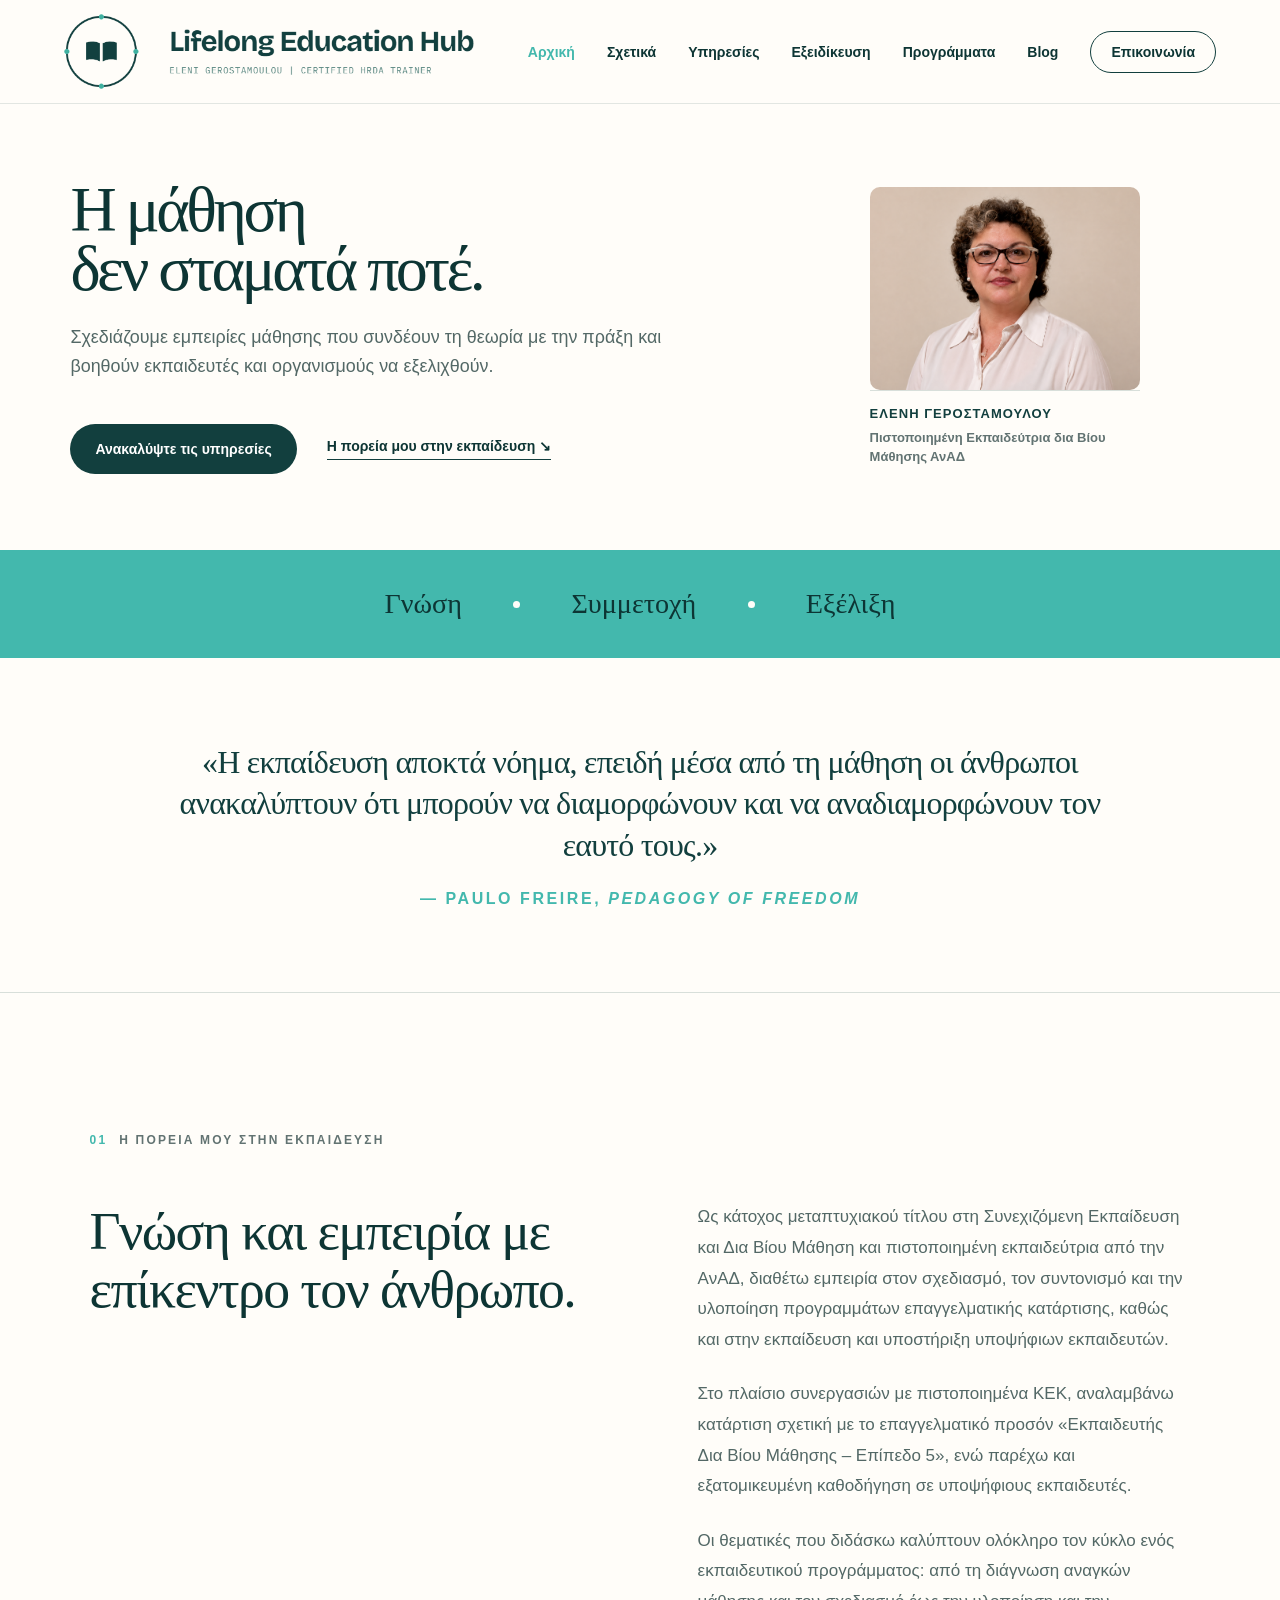
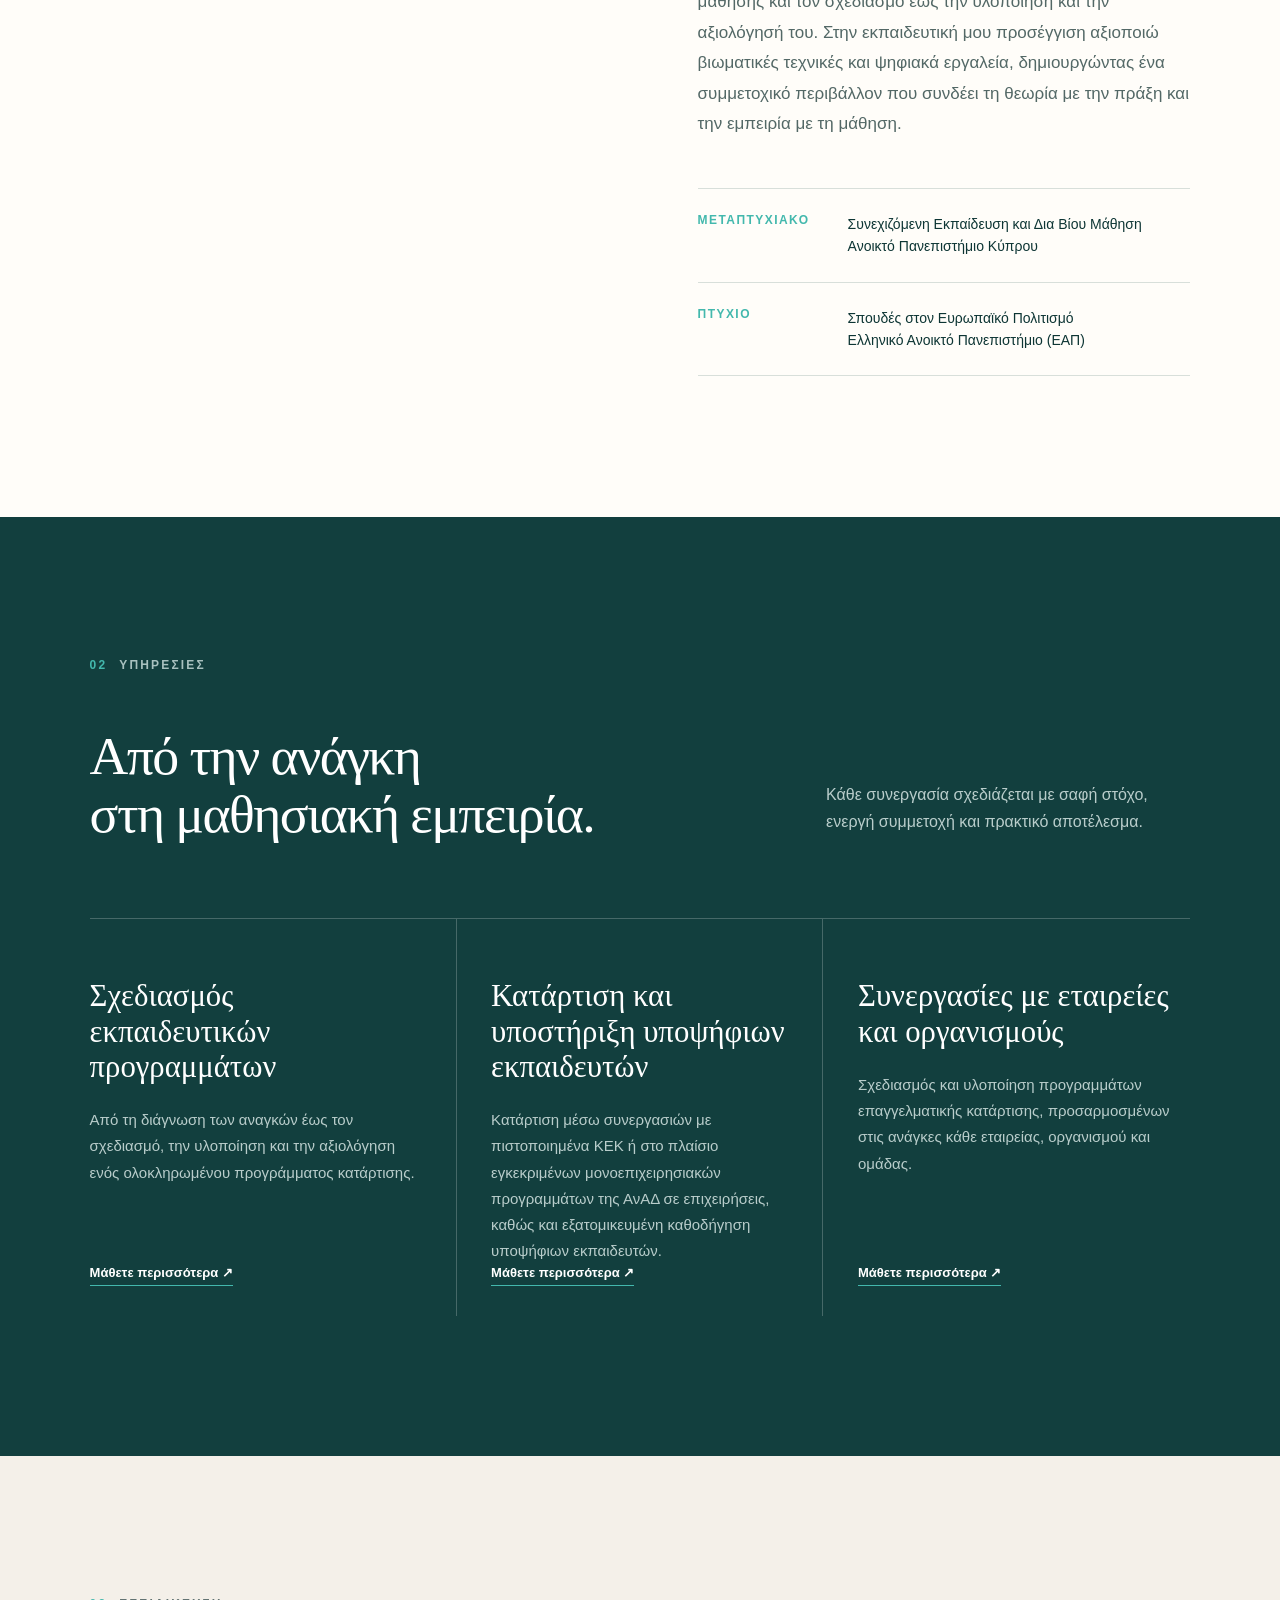
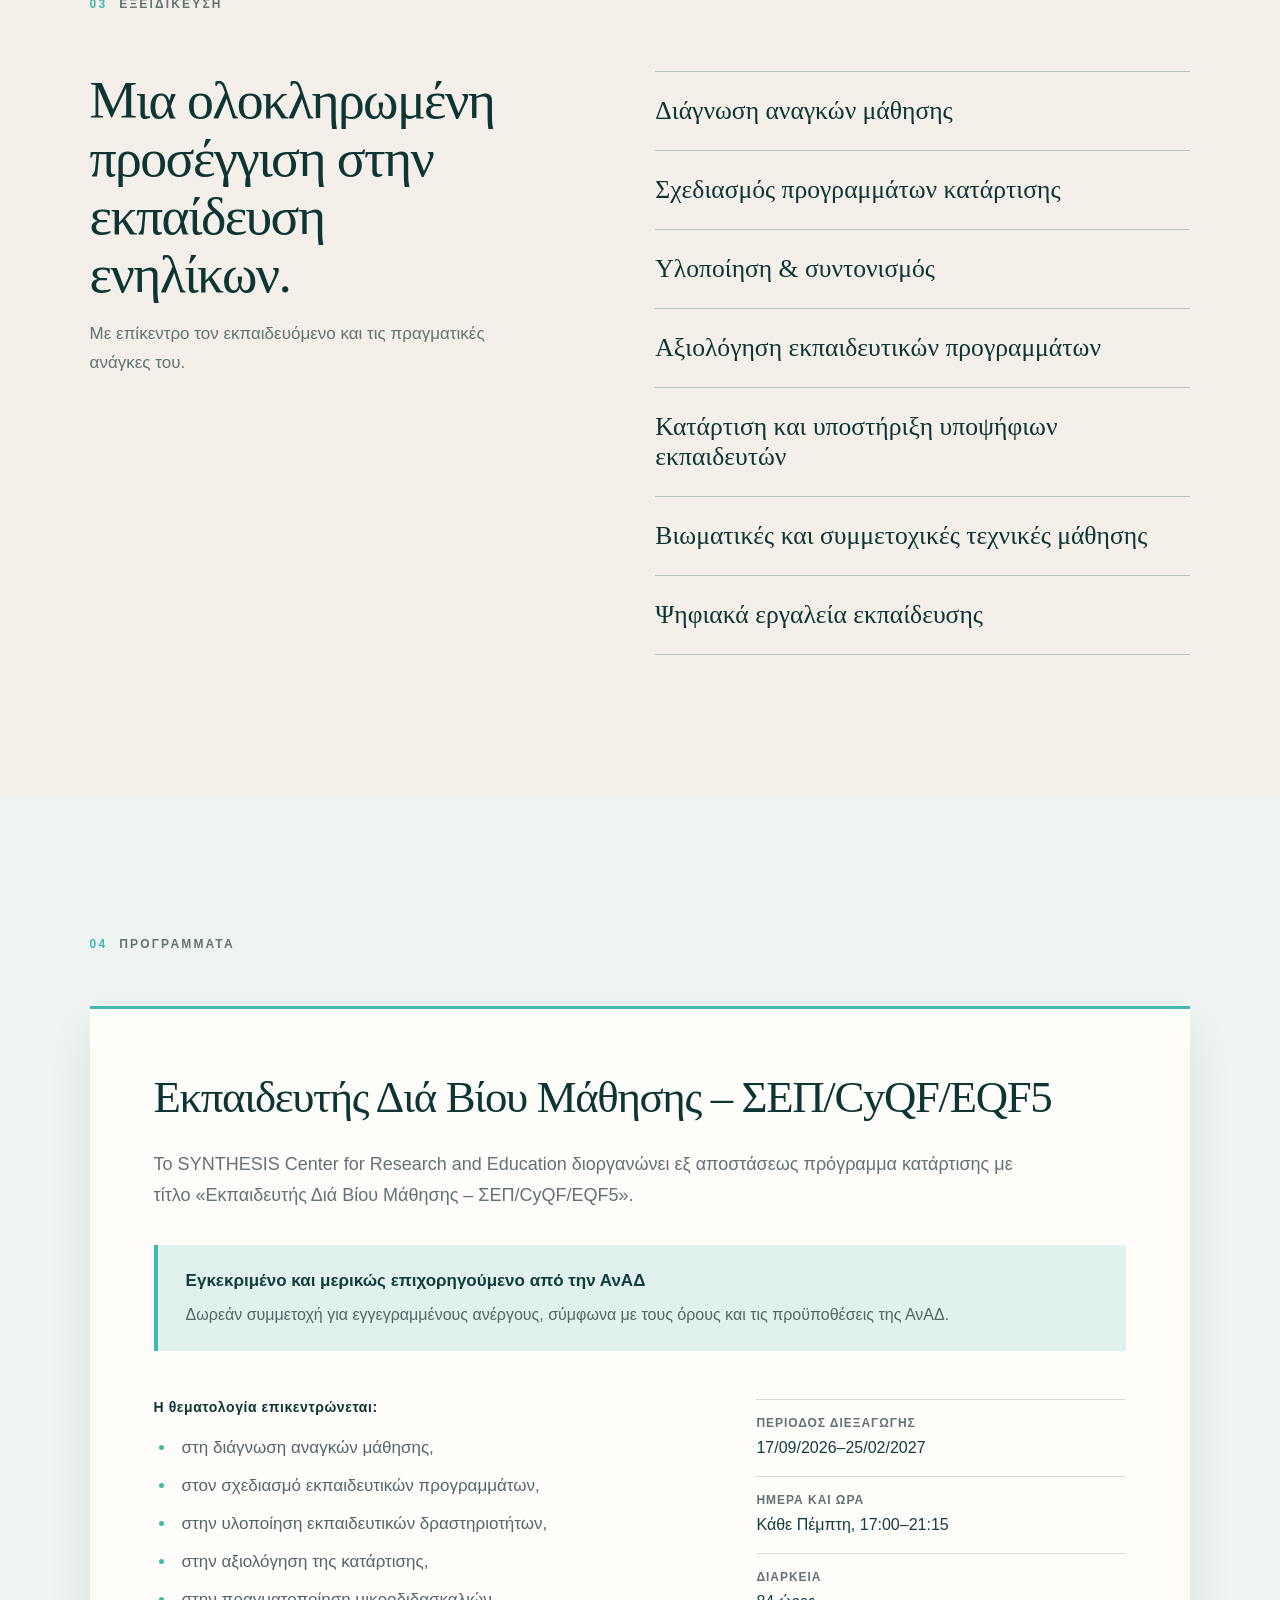
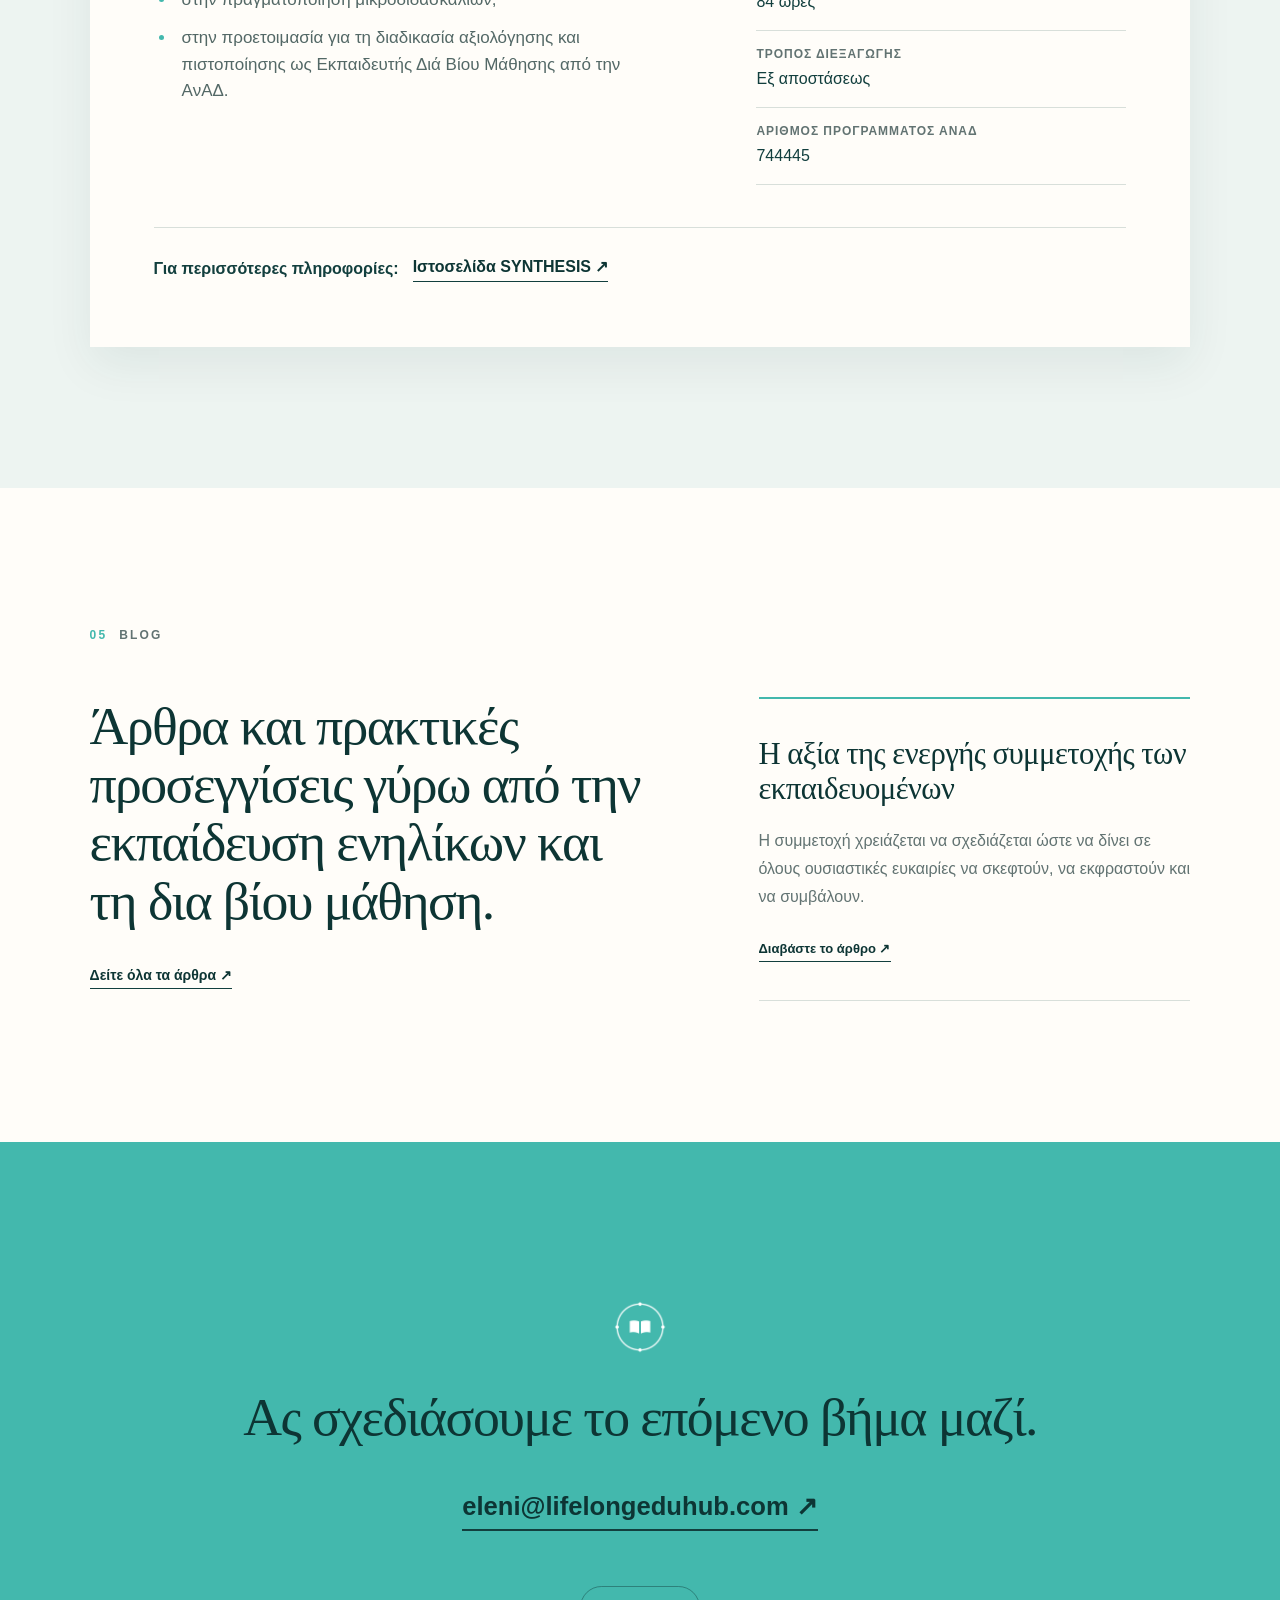
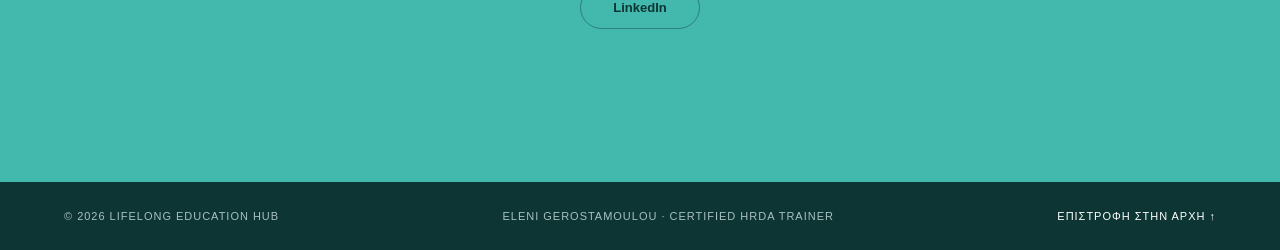
<file: index.html>
<!doctype html>
<html lang="el">
<head>
  <meta charset="utf-8">
  <meta name="viewport" content="width=device-width, initial-scale=1">
  <title>Lifelong Education Hub | Ελένη Γεροσταμούλου</title>
  <meta name="description" content="Εκπαίδευση ενηλίκων, σχεδιασμός προγραμμάτων κατάρτισης και υποστήριξη υποψήφιων εκπαιδευτών.">
  <link rel="icon" href="favicon.png">
  <link rel="stylesheet" href="style.css">
</head>
<body>
<main>
  <header class="site-header">
    <a class="brand" href="#αρχική" aria-label="Lifelong Education Hub — Αρχική"><img src="logo-horizontal-dark.png" alt="Lifelong Education Hub"></a>
    <nav aria-label="Κύρια πλοήγηση"><a class="active" href="#αρχική">Αρχική</a><a href="#σχετικά">Σχετικά</a><a href="#υπηρεσίες">Υπηρεσίες</a><a href="#εξειδίκευση">Εξειδίκευση</a><a href="#προγράμματα">Προγράμματα</a><a href="thoughts-practices.html">Blog</a><a class="nav-cta" href="#επικοινωνία">Επικοινωνία</a></nav>
    <details class="mobile-menu"><summary>Μενού <span aria-hidden="true">☰</span></summary><ul><li><a href="#αρχική" onclick="this.closest('details').removeAttribute('open')">Αρχική</a></li><li><a href="#σχετικά" onclick="this.closest('details').removeAttribute('open')">Σχετικά</a></li><li><a href="#υπηρεσίες" onclick="this.closest('details').removeAttribute('open')">Υπηρεσίες</a></li><li><a href="#εξειδίκευση" onclick="this.closest('details').removeAttribute('open')">Εξειδίκευση</a></li><li><a href="#προγράμματα" onclick="this.closest('details').removeAttribute('open')">Προγράμματα</a></li><li><a href="thoughts-practices.html">Blog</a></li><li><a href="#επικοινωνία" onclick="this.closest('details').removeAttribute('open')">Επικοινωνία</a></li></ul></details>
  </header>
  <section class="hero" id="αρχική">
    <div class="hero-copy">
      <h1>Η μάθηση<br>δεν σταματά ποτέ.</h1>
      <p class="hero-lead">Σχεδιάζουμε εμπειρίες μάθησης που συνδέουν τη θεωρία με την πράξη και βοηθούν εκπαιδευτές και οργανισμούς να εξελιχθούν.</p>
      <div class="hero-actions"><a class="button button-primary" href="#υπηρεσίες">Ανακαλύψτε τις υπηρεσίες</a><a class="text-link" href="#σχετικά">Η πορεία μου στην εκπαίδευση <span>↘</span></a></div>
    </div>
    <div class="hero-portrait"><div class="portrait-frame"><img src="eleni-portrait.png" alt="Η εκπαιδεύτρια Ελένη Γεροσταμούλου"></div><div class="portrait-note"><strong>Ελένη Γεροσταμούλου</strong><span>Πιστοποιημένη Εκπαιδεύτρια δια Βίου Μάθησης ΑνΑΔ</span></div></div>
  </section>
  <section class="intro-strip"><p>Γνώση</p><i></i><p>Συμμετοχή</p><i></i><p>Εξέλιξη</p></section>
  <figure class="freire-quote"><blockquote>«Η εκπαίδευση αποκτά νόημα, επειδή μέσα από τη μάθηση οι άνθρωποι ανακαλύπτουν ότι μπορούν να διαμορφώνουν και να αναδιαμορφώνουν τον εαυτό τους.»</blockquote><figcaption>— Paulo Freire, <cite>Pedagogy of Freedom</cite></figcaption></figure>
  <section class="section about" id="σχετικά">
    <div class="section-label"><span>01</span> Η πορεία μου στην εκπαίδευση</div>
    <div class="about-grid"><h2>Γνώση και εμπειρία με επίκεντρο τον άνθρωπο.</h2><div class="about-copy">
      <p>Ως κάτοχος μεταπτυχιακού τίτλου στη Συνεχιζόμενη Εκπαίδευση και Δια Βίου Μάθηση και πιστοποιημένη εκπαιδεύτρια από την ΑνΑΔ, διαθέτω εμπειρία στον σχεδιασμό, τον συντονισμό και την υλοποίηση προγραμμάτων επαγγελματικής κατάρτισης, καθώς και στην εκπαίδευση και υποστήριξη υποψήφιων εκπαιδευτών.</p>
      <p>Στο πλαίσιο συνεργασιών με πιστοποιημένα ΚΕΚ, αναλαμβάνω κατάρτιση σχετική με το επαγγελματικό προσόν «Εκπαιδευτής Δια Βίου Μάθησης – Επίπεδο 5», ενώ παρέχω και εξατομικευμένη καθοδήγηση σε υποψήφιους εκπαιδευτές.</p>
      <p>Οι θεματικές που διδάσκω καλύπτουν ολόκληρο τον κύκλο ενός εκπαιδευτικού προγράμματος: από τη διάγνωση αναγκών μάθησης και τον σχεδιασμό έως την υλοποίηση και την αξιολόγησή του. Στην εκπαιδευτική μου προσέγγιση αξιοποιώ βιωματικές τεχνικές και ψηφιακά εργαλεία, δημιουργώντας ένα συμμετοχικό περιβάλλον που συνδέει τη θεωρία με την πράξη και την εμπειρία με τη μάθηση.</p>
      <div class="qualifications"><div><strong>Μεταπτυχιακό</strong><span>Συνεχιζόμενη Εκπαίδευση και Δια Βίου Μάθηση<br>Ανοικτό Πανεπιστήμιο Κύπρου</span></div><div><strong>Πτυχίο</strong><span>Σπουδές στον Ευρωπαϊκό Πολιτισμό<br>Ελληνικό Ανοικτό Πανεπιστήμιο (ΕΑΠ)</span></div></div>
    </div></div>
  </section>
  <section class="section services" id="υπηρεσίες">
    <div class="section-label light"><span>02</span> Υπηρεσίες</div>
    <div class="services-heading"><h2>Από την ανάγκη<br>στη μαθησιακή εμπειρία.</h2><p>Κάθε συνεργασία σχεδιάζεται με σαφή στόχο, ενεργή συμμετοχή και πρακτικό αποτέλεσμα.</p></div>
    <div class="service-grid">
      <article><h3>Σχεδιασμός εκπαιδευτικών προγραμμάτων</h3><p>Από τη διάγνωση των αναγκών έως τον σχεδιασμό, την υλοποίηση και την αξιολόγηση ενός ολοκληρωμένου προγράμματος κατάρτισης.</p><a href="service-program-design.html">Μάθετε περισσότερα ↗</a></article>
      <article><h3>Κατάρτιση και υποστήριξη υποψήφιων εκπαιδευτών</h3><p>Κατάρτιση μέσω συνεργασιών με πιστοποιημένα ΚΕΚ ή στο πλαίσιο εγκεκριμένων μονοεπιχειρησιακών προγραμμάτων της ΑνΑΔ σε επιχειρήσεις, καθώς και εξατομικευμένη καθοδήγηση υποψήφιων εκπαιδευτών.</p><a href="service-trainer-support.html">Μάθετε περισσότερα ↗</a></article>
      <article><h3>Συνεργασίες με εταιρείες και οργανισμούς</h3><p>Σχεδιασμός και υλοποίηση προγραμμάτων επαγγελματικής κατάρτισης, προσαρμοσμένων στις ανάγκες κάθε εταιρείας, οργανισμού και ομάδας.</p><a href="service-organizations.html">Μάθετε περισσότερα ↗</a></article>
    </div>
  </section>
  <section class="section expertise" id="εξειδίκευση">
    <div class="section-label"><span>03</span> Εξειδίκευση</div>
    <div class="expertise-grid"><div><h2>Μια ολοκληρωμένη προσέγγιση στην εκπαίδευση ενηλίκων.</h2><p>Με επίκεντρο τον εκπαιδευόμενο και τις πραγματικές ανάγκες του.</p></div><ol class="expertise-list">
      <li>Διάγνωση αναγκών μάθησης</li><li>Σχεδιασμός προγραμμάτων κατάρτισης</li><li>Υλοποίηση &amp; συντονισμός</li><li>Αξιολόγηση εκπαιδευτικών προγραμμάτων</li><li>Κατάρτιση και υποστήριξη υποψήφιων εκπαιδευτών</li><li>Βιωματικές και συμμετοχικές τεχνικές μάθησης</li><li>Ψηφιακά εργαλεία εκπαίδευσης</li>
    </ol></div>
  </section>
  <section class="section programs" id="προγράμματα">
    <div class="section-label"><span>04</span> Προγράμματα</div>
    <article class="program-card">
      <div class="program-heading">
        <h2>Εκπαιδευτής Διά Βίου Μάθησης – ΣΕΠ/CyQF/EQF5</h2>
        <p>Το SYNTHESIS Center for Research and Education διοργανώνει εξ αποστάσεως πρόγραμμα κατάρτισης με τίτλο «Εκπαιδευτής Διά Βίου Μάθησης – ΣΕΠ/CyQF/EQF5».</p>
      </div>
      <aside class="program-funding" aria-label="Πληροφορίες έγκρισης και επιχορήγησης">
        <strong>Εγκεκριμένο και μερικώς επιχορηγούμενο από την ΑνΑΔ</strong>
        <span>Δωρεάν συμμετοχή για εγγεγραμμένους ανέργους, σύμφωνα με τους όρους και τις προϋποθέσεις της ΑνΑΔ.</span>
      </aside>
      <div class="program-content">
        <div class="program-topics">
          <h3>Η θεματολογία επικεντρώνεται:</h3>
          <ul>
            <li>στη διάγνωση αναγκών μάθησης,</li>
            <li>στον σχεδιασμό εκπαιδευτικών προγραμμάτων,</li>
            <li>στην υλοποίηση εκπαιδευτικών δραστηριοτήτων,</li>
            <li>στην αξιολόγηση της κατάρτισης,</li>
            <li>στην πραγματοποίηση μικροδιδασκαλιών,</li>
            <li>στην προετοιμασία για τη διαδικασία αξιολόγησης και πιστοποίησης ως Εκπαιδευτής Διά Βίου Μάθησης από την ΑνΑΔ.</li>
          </ul>
        </div>
        <dl class="program-details">
          <div><dt>Περίοδος διεξαγωγής</dt><dd>17/09/2026–25/02/2027</dd></div>
          <div><dt>Ημέρα και ώρα</dt><dd>Κάθε Πέμπτη, 17:00–21:15</dd></div>
          <div><dt>Διάρκεια</dt><dd>84 ώρες</dd></div>
          <div><dt>Τρόπος διεξαγωγής</dt><dd>Εξ αποστάσεως</dd></div>
          <div><dt>Αριθμός προγράμματος ΑνΑΔ</dt><dd>744445</dd></div>
        </dl>
      </div>
      <div class="program-footer">
        <p><strong>Για περισσότερες πληροφορίες:</strong></p>
        <div class="program-links"><a href="https://www.synthesis-center.org/vet" target="_blank" rel="noopener noreferrer">Ιστοσελίδα SYNTHESIS ↗</a></div>
      </div>
    </article>
  </section>
  <section class="section thoughts-preview" id="blog">
    <div class="section-label"><span>05</span> Blog</div>
    <div class="thoughts-preview-grid">
      <div class="thoughts-preview-intro"><p>Άρθρα και πρακτικές προσεγγίσεις γύρω από την εκπαίδευση ενηλίκων και τη δια βίου μάθηση.</p><a class="text-link" href="thoughts-practices.html">Δείτε όλα τα άρθρα <span>↗</span></a></div>
      <article class="featured-thought"><h3><a href="active-participation.html">Η αξία της ενεργής συμμετοχής των εκπαιδευομένων</a></h3><p>Η συμμετοχή χρειάζεται να σχεδιάζεται ώστε να δίνει σε όλους ουσιαστικές ευκαιρίες να σκεφτούν, να εκφραστούν και να συμβάλουν.</p><a href="active-participation.html">Διαβάστε το άρθρο ↗</a></article>
    </div>
  </section>
  <section class="contact" id="επικοινωνία"><img class="contact-mark" src="mark-white.png" alt=""><h2>Ας σχεδιάσουμε το επόμενο βήμα μαζί.</h2><a class="contact-email" href="mailto:eleni@lifelongeduhub.com">eleni@lifelongeduhub.com ↗</a><div class="social-links"><a href="https://www.linkedin.com/in/eleni-gerostamoulou-58336a389/" target="_blank">LinkedIn</a></div></section>
  <footer><p>© 2026 Lifelong Education Hub</p><p>Eleni Gerostamoulou · Certified HRDA Trainer</p><a href="#αρχική">Επιστροφή στην αρχή ↑</a></footer>
</main>
</body>
</html>
</file>
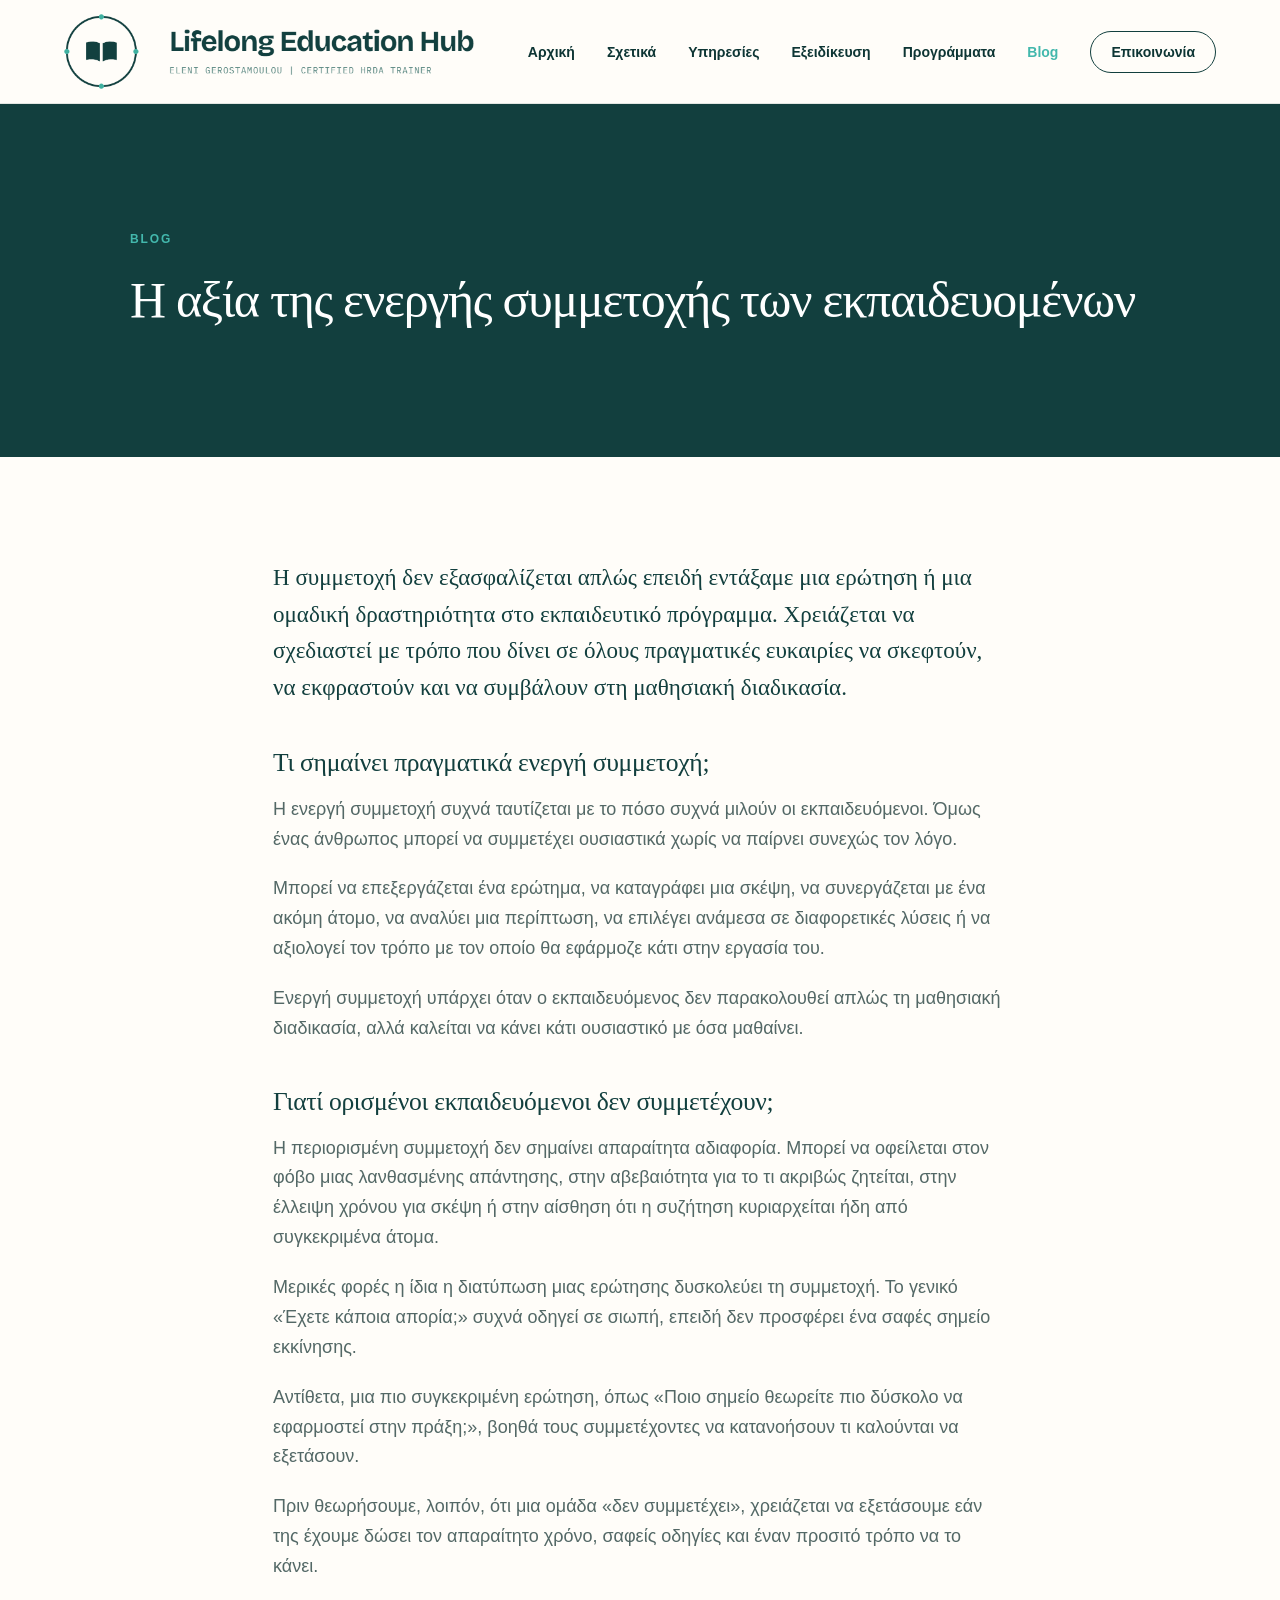
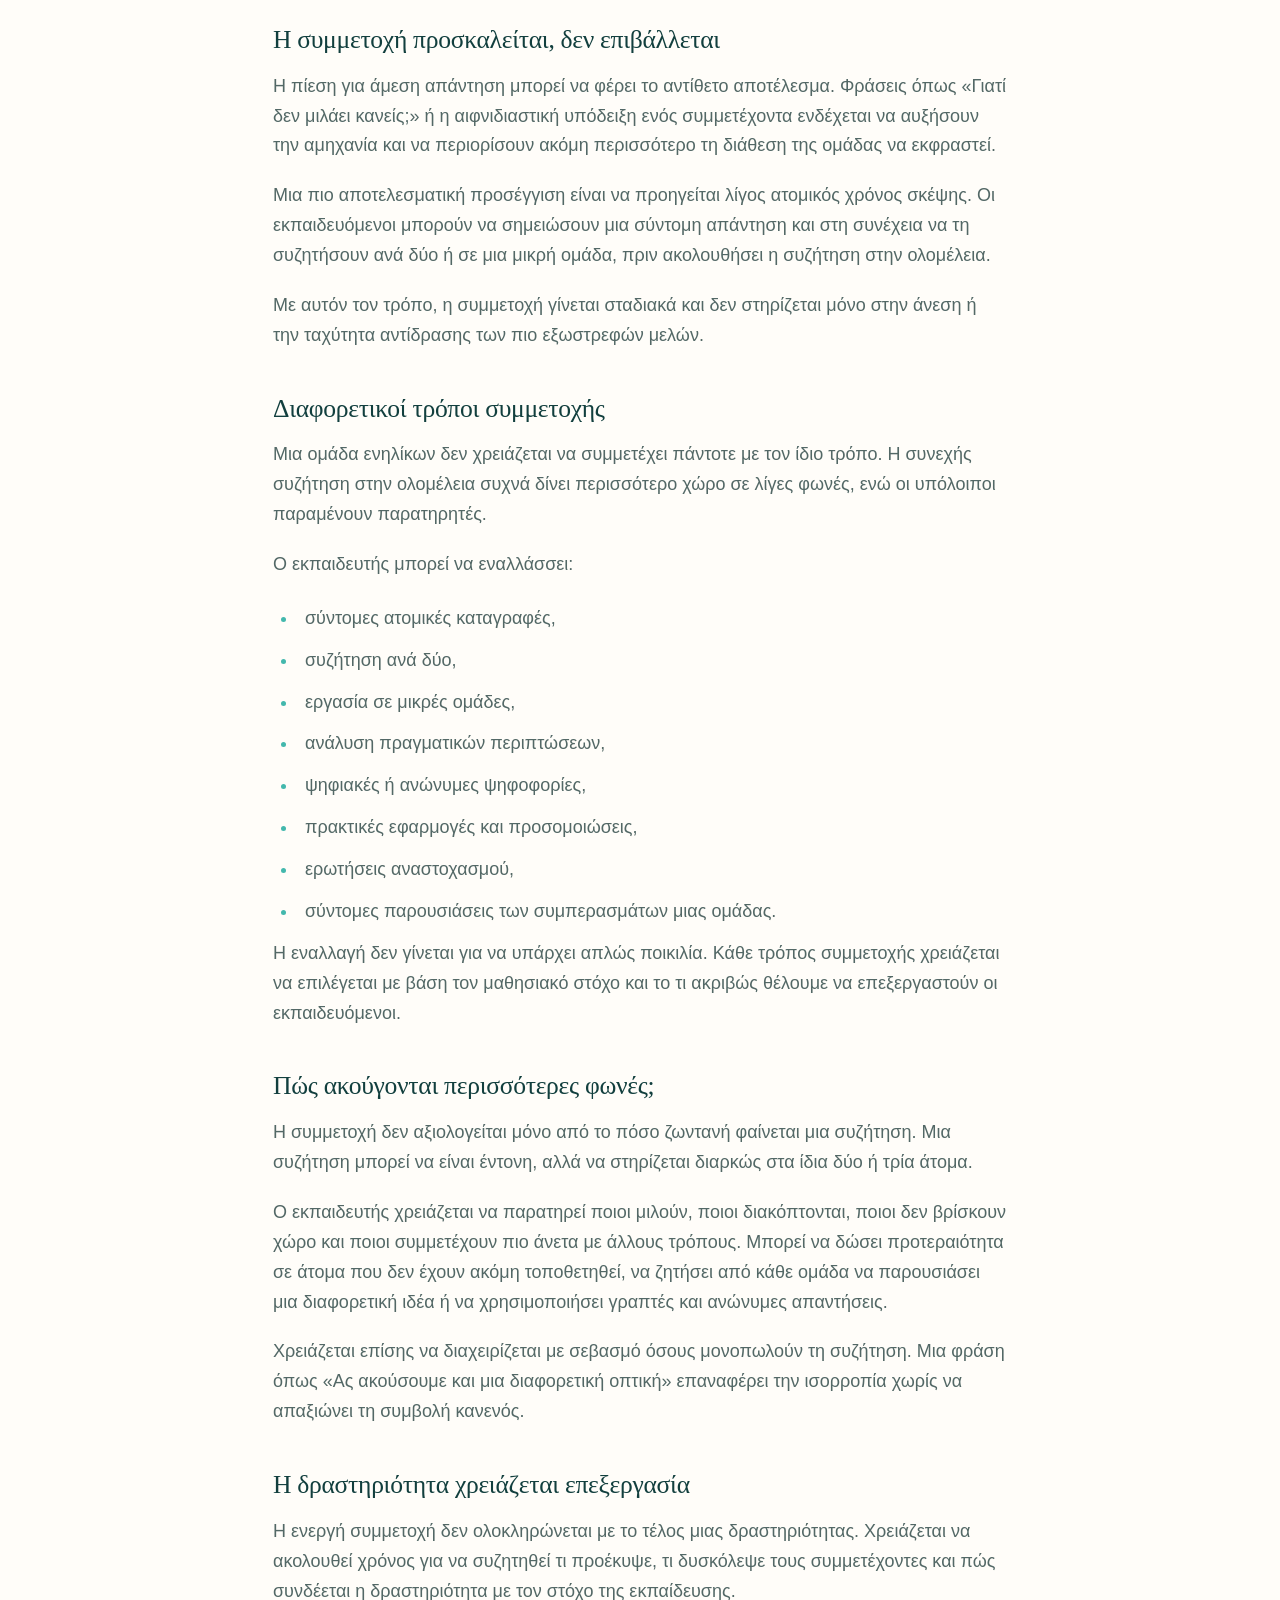
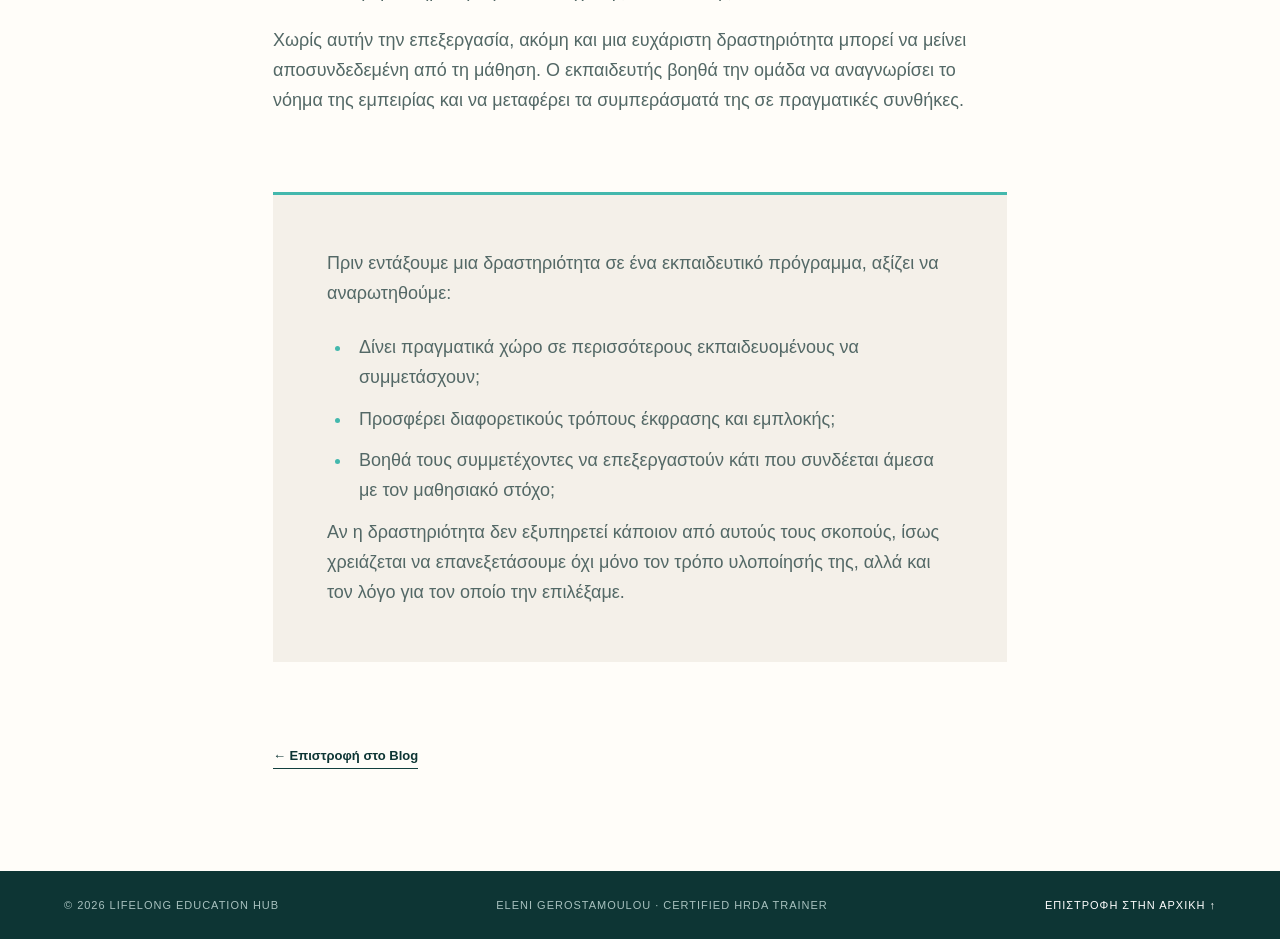
<file: active-participation.html>
<!doctype html>
<html lang="el">
<head>
  <meta charset="utf-8">
  <meta name="viewport" content="width=device-width, initial-scale=1">
  <title>Η αξία της ενεργής συμμετοχής των εκπαιδευομένων | Lifelong Education Hub</title>
  <meta name="description" content="Πώς σχεδιάζεται και ενθαρρύνεται η ουσιαστική συμμετοχή των εκπαιδευομένων στην εκπαίδευση ενηλίκων.">
  <link rel="icon" href="favicon.png">
  <link rel="stylesheet" href="style.css">
</head>
<body class="article-page"><main>
  <header class="site-header">
    <a class="brand" href="index.html" aria-label="Lifelong Education Hub — Αρχική"><img src="logo-horizontal-dark.png" alt="Lifelong Education Hub"></a>
    <nav aria-label="Κύρια πλοήγηση"><a href="index.html#αρχική">Αρχική</a><a href="index.html#σχετικά">Σχετικά</a><a href="index.html#υπηρεσίες">Υπηρεσίες</a><a href="index.html#εξειδίκευση">Εξειδίκευση</a><a href="index.html#προγράμματα">Προγράμματα</a><a class="active" href="thoughts-practices.html">Blog</a><a class="nav-cta" href="index.html#επικοινωνία">Επικοινωνία</a></nav>
    <details class="mobile-menu"><summary>Μενού <span aria-hidden="true">☰</span></summary><ul><li><a href="index.html#αρχική">Αρχική</a></li><li><a href="index.html#σχετικά">Σχετικά</a></li><li><a href="index.html#υπηρεσίες">Υπηρεσίες</a></li><li><a href="index.html#εξειδίκευση">Εξειδίκευση</a></li><li><a href="index.html#προγράμματα">Προγράμματα</a></li><li><a href="thoughts-practices.html">Blog</a></li><li><a href="index.html#επικοινωνία">Επικοινωνία</a></li></ul></details>
  </header>
  <article>
    <header class="article-hero">
      <p class="journal-kicker">Blog</p>
      <h1>Η αξία της ενεργής συμμετοχής των εκπαιδευομένων</h1>
    </header>
    <div class="article-body">
      <p class="article-intro">Η συμμετοχή δεν εξασφαλίζεται απλώς επειδή εντάξαμε μια ερώτηση ή μια ομαδική δραστηριότητα στο εκπαιδευτικό πρόγραμμα. Χρειάζεται να σχεδιαστεί με τρόπο που δίνει σε όλους πραγματικές ευκαιρίες να σκεφτούν, να εκφραστούν και να συμβάλουν στη μαθησιακή διαδικασία.</p>

      <h2>Τι σημαίνει πραγματικά ενεργή συμμετοχή;</h2>
      <p>Η ενεργή συμμετοχή συχνά ταυτίζεται με το πόσο συχνά μιλούν οι εκπαιδευόμενοι. Όμως ένας άνθρωπος μπορεί να συμμετέχει ουσιαστικά χωρίς να παίρνει συνεχώς τον λόγο.</p>
      <p>Μπορεί να επεξεργάζεται ένα ερώτημα, να καταγράφει μια σκέψη, να συνεργάζεται με ένα ακόμη άτομο, να αναλύει μια περίπτωση, να επιλέγει ανάμεσα σε διαφορετικές λύσεις ή να αξιολογεί τον τρόπο με τον οποίο θα εφάρμοζε κάτι στην εργασία του.</p>
      <p>Ενεργή συμμετοχή υπάρχει όταν ο εκπαιδευόμενος δεν παρακολουθεί απλώς τη μαθησιακή διαδικασία, αλλά καλείται να κάνει κάτι ουσιαστικό με όσα μαθαίνει.</p>

      <h2>Γιατί ορισμένοι εκπαιδευόμενοι δεν συμμετέχουν;</h2>
      <p>Η περιορισμένη συμμετοχή δεν σημαίνει απαραίτητα αδιαφορία. Μπορεί να οφείλεται στον φόβο μιας λανθασμένης απάντησης, στην αβεβαιότητα για το τι ακριβώς ζητείται, στην έλλειψη χρόνου για σκέψη ή στην αίσθηση ότι η συζήτηση κυριαρχείται ήδη από συγκεκριμένα άτομα.</p>
      <p>Μερικές φορές η ίδια η διατύπωση μιας ερώτησης δυσκολεύει τη συμμετοχή. Το γενικό «Έχετε κάποια απορία;» συχνά οδηγεί σε σιωπή, επειδή δεν προσφέρει ένα σαφές σημείο εκκίνησης.</p>
      <p>Αντίθετα, μια πιο συγκεκριμένη ερώτηση, όπως «Ποιο σημείο θεωρείτε πιο δύσκολο να εφαρμοστεί στην πράξη;», βοηθά τους συμμετέχοντες να κατανοήσουν τι καλούνται να εξετάσουν.</p>
      <p>Πριν θεωρήσουμε, λοιπόν, ότι μια ομάδα «δεν συμμετέχει», χρειάζεται να εξετάσουμε εάν της έχουμε δώσει τον απαραίτητο χρόνο, σαφείς οδηγίες και έναν προσιτό τρόπο να το κάνει.</p>

      <h2>Η συμμετοχή προσκαλείται, δεν επιβάλλεται</h2>
      <p>Η πίεση για άμεση απάντηση μπορεί να φέρει το αντίθετο αποτέλεσμα. Φράσεις όπως «Γιατί δεν μιλάει κανείς;» ή η αιφνιδιαστική υπόδειξη ενός συμμετέχοντα ενδέχεται να αυξήσουν την αμηχανία και να περιορίσουν ακόμη περισσότερο τη διάθεση της ομάδας να εκφραστεί.</p>
      <p>Μια πιο αποτελεσματική προσέγγιση είναι να προηγείται λίγος ατομικός χρόνος σκέψης. Οι εκπαιδευόμενοι μπορούν να σημειώσουν μια σύντομη απάντηση και στη συνέχεια να τη συζητήσουν ανά δύο ή σε μια μικρή ομάδα, πριν ακολουθήσει η συζήτηση στην ολομέλεια.</p>
      <p>Με αυτόν τον τρόπο, η συμμετοχή γίνεται σταδιακά και δεν στηρίζεται μόνο στην άνεση ή την ταχύτητα αντίδρασης των πιο εξωστρεφών μελών.</p>

      <h2>Διαφορετικοί τρόποι συμμετοχής</h2>
      <p>Μια ομάδα ενηλίκων δεν χρειάζεται να συμμετέχει πάντοτε με τον ίδιο τρόπο. Η συνεχής συζήτηση στην ολομέλεια συχνά δίνει περισσότερο χώρο σε λίγες φωνές, ενώ οι υπόλοιποι παραμένουν παρατηρητές.</p>
      <p>Ο εκπαιδευτής μπορεί να εναλλάσσει:</p>
      <ul>
        <li>σύντομες ατομικές καταγραφές,</li>
        <li>συζήτηση ανά δύο,</li>
        <li>εργασία σε μικρές ομάδες,</li>
        <li>ανάλυση πραγματικών περιπτώσεων,</li>
        <li>ψηφιακές ή ανώνυμες ψηφοφορίες,</li>
        <li>πρακτικές εφαρμογές και προσομοιώσεις,</li>
        <li>ερωτήσεις αναστοχασμού,</li>
        <li>σύντομες παρουσιάσεις των συμπερασμάτων μιας ομάδας.</li>
      </ul>
      <p>Η εναλλαγή δεν γίνεται για να υπάρχει απλώς ποικιλία. Κάθε τρόπος συμμετοχής χρειάζεται να επιλέγεται με βάση τον μαθησιακό στόχο και το τι ακριβώς θέλουμε να επεξεργαστούν οι εκπαιδευόμενοι.</p>

      <h2>Πώς ακούγονται περισσότερες φωνές;</h2>
      <p>Η συμμετοχή δεν αξιολογείται μόνο από το πόσο ζωντανή φαίνεται μια συζήτηση. Μια συζήτηση μπορεί να είναι έντονη, αλλά να στηρίζεται διαρκώς στα ίδια δύο ή τρία άτομα.</p>
      <p>Ο εκπαιδευτής χρειάζεται να παρατηρεί ποιοι μιλούν, ποιοι διακόπτονται, ποιοι δεν βρίσκουν χώρο και ποιοι συμμετέχουν πιο άνετα με άλλους τρόπους. Μπορεί να δώσει προτεραιότητα σε άτομα που δεν έχουν ακόμη τοποθετηθεί, να ζητήσει από κάθε ομάδα να παρουσιάσει μια διαφορετική ιδέα ή να χρησιμοποιήσει γραπτές και ανώνυμες απαντήσεις.</p>
      <p>Χρειάζεται επίσης να διαχειρίζεται με σεβασμό όσους μονοπωλούν τη συζήτηση. Μια φράση όπως «Ας ακούσουμε και μια διαφορετική οπτική» επαναφέρει την ισορροπία χωρίς να απαξιώνει τη συμβολή κανενός.</p>

      <h2>Η δραστηριότητα χρειάζεται επεξεργασία</h2>
      <p>Η ενεργή συμμετοχή δεν ολοκληρώνεται με το τέλος μιας δραστηριότητας. Χρειάζεται να ακολουθεί χρόνος για να συζητηθεί τι προέκυψε, τι δυσκόλεψε τους συμμετέχοντες και πώς συνδέεται η δραστηριότητα με τον στόχο της εκπαίδευσης.</p>
      <p>Χωρίς αυτήν την επεξεργασία, ακόμη και μια ευχάριστη δραστηριότητα μπορεί να μείνει αποσυνδεδεμένη από τη μάθηση. Ο εκπαιδευτής βοηθά την ομάδα να αναγνωρίσει το νόημα της εμπειρίας και να μεταφέρει τα συμπεράσματά της σε πραγματικές συνθήκες.</p>

      <aside class="article-takeaway">
        <p>Πριν εντάξουμε μια δραστηριότητα σε ένα εκπαιδευτικό πρόγραμμα, αξίζει να αναρωτηθούμε:</p>
        <ul>
          <li>Δίνει πραγματικά χώρο σε περισσότερους εκπαιδευομένους να συμμετάσχουν;</li>
          <li>Προσφέρει διαφορετικούς τρόπους έκφρασης και εμπλοκής;</li>
          <li>Βοηθά τους συμμετέχοντες να επεξεργαστούν κάτι που συνδέεται άμεσα με τον μαθησιακό στόχο;</li>
        </ul>
        <p>Αν η δραστηριότητα δεν εξυπηρετεί κάποιον από αυτούς τους σκοπούς, ίσως χρειάζεται να επανεξετάσουμε όχι μόνο τον τρόπο υλοποίησής της, αλλά και τον λόγο για τον οποίο την επιλέξαμε.</p>
      </aside>
      <a class="back-link" href="thoughts-practices.html">← Επιστροφή στο Blog</a>
    </div>
  </article>
  <footer><p>© 2026 Lifelong Education Hub</p><p>Eleni Gerostamoulou · Certified HRDA Trainer</p><a href="index.html">Επιστροφή στην αρχική ↑</a></footer>
</main></body>
</html>
</file>
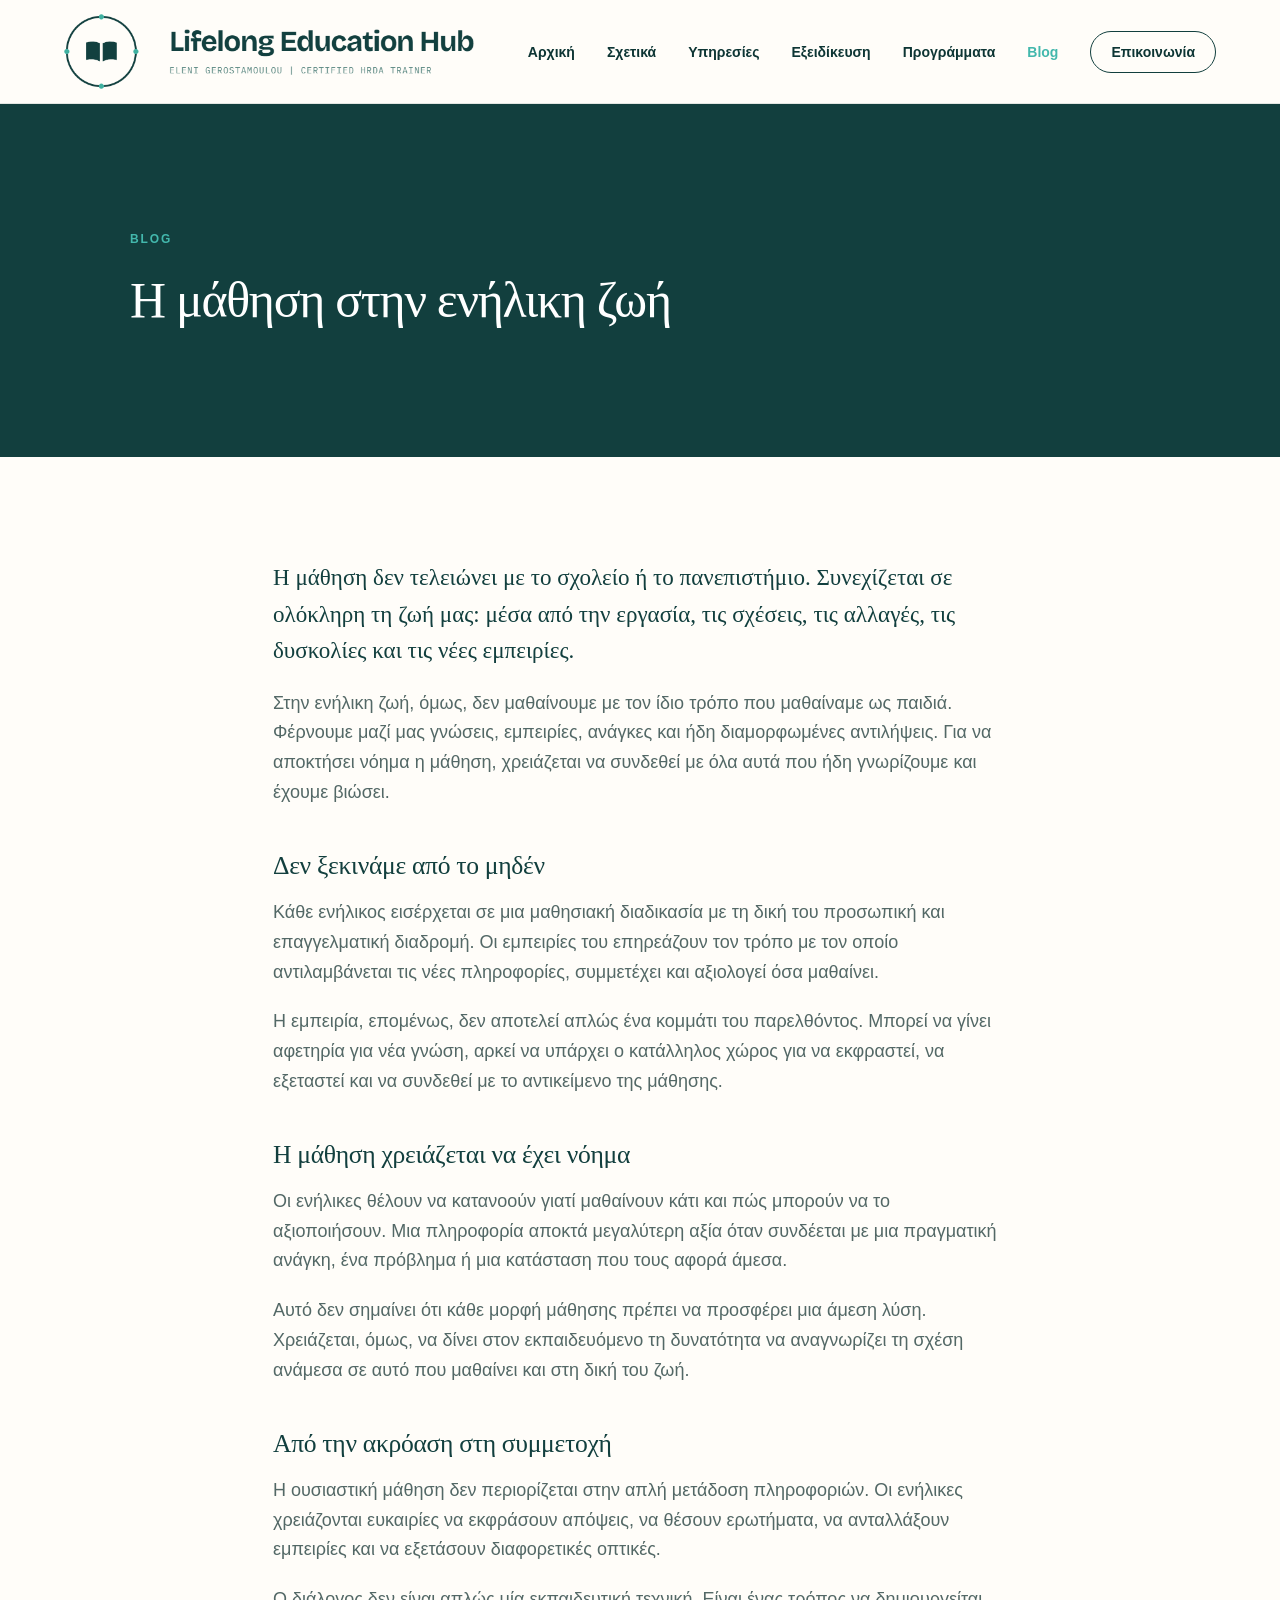
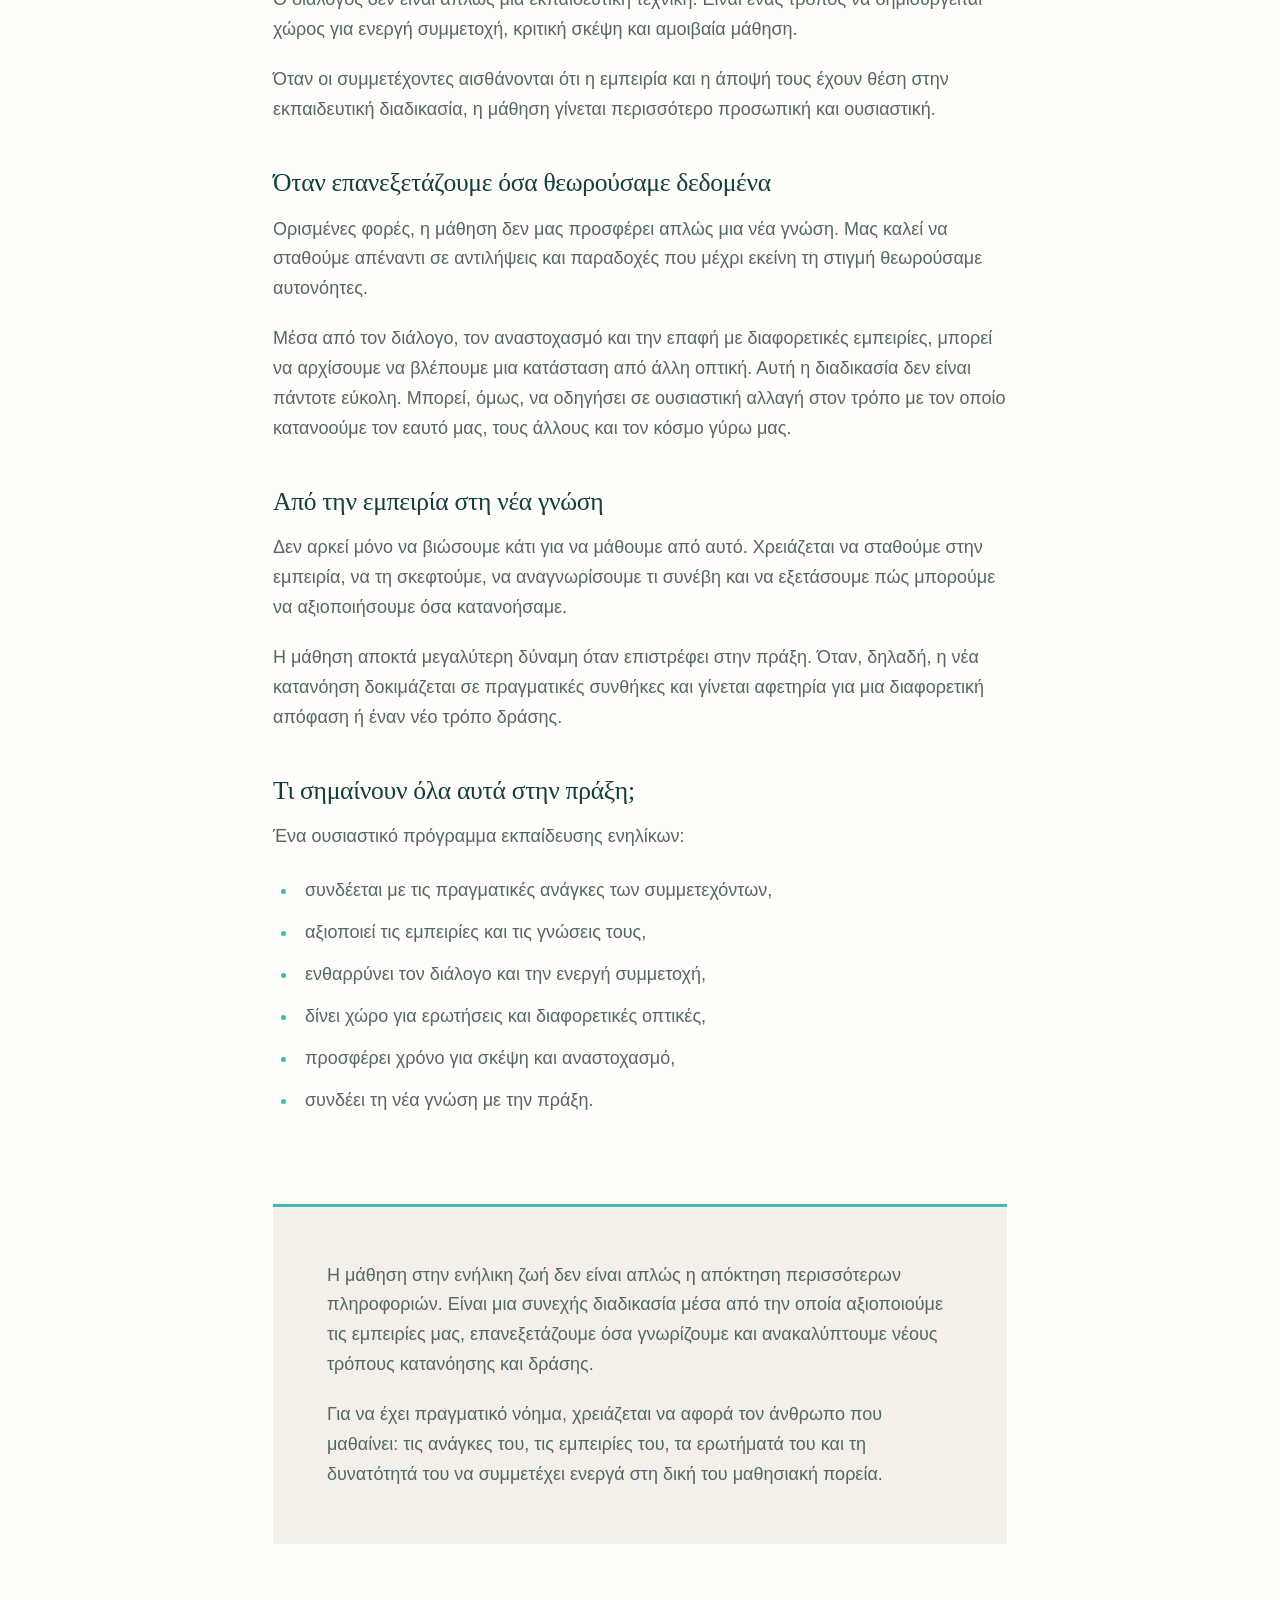
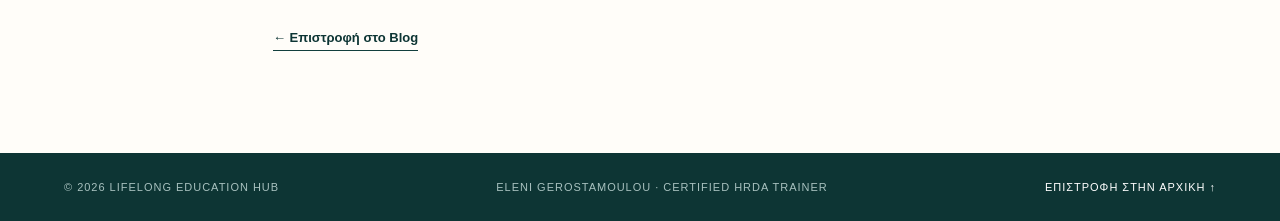
<file: adult-learning.html>
<!doctype html>
<html lang="el">
<head>
  <meta charset="utf-8">
  <meta name="viewport" content="width=device-width, initial-scale=1">
  <title>Η μάθηση στην ενήλικη ζωή | Lifelong Education Hub</title>
  <meta name="description" content="Πώς οι εμπειρίες, οι ανάγκες, ο διάλογος και ο αναστοχασμός δίνουν νόημα στη μάθηση κατά την ενήλικη ζωή.">
  <link rel="icon" href="favicon.png">
  <link rel="stylesheet" href="style.css">
</head>
<body class="article-page"><main>
  <header class="site-header">
    <a class="brand" href="index.html" aria-label="Lifelong Education Hub — Αρχική"><img src="logo-horizontal-dark.png" alt="Lifelong Education Hub"></a>
    <nav aria-label="Κύρια πλοήγηση"><a href="index.html#αρχική">Αρχική</a><a href="index.html#σχετικά">Σχετικά</a><a href="index.html#υπηρεσίες">Υπηρεσίες</a><a href="index.html#εξειδίκευση">Εξειδίκευση</a><a href="index.html#προγράμματα">Προγράμματα</a><a class="active" href="thoughts-practices.html">Blog</a><a class="nav-cta" href="index.html#επικοινωνία">Επικοινωνία</a></nav>
    <details class="mobile-menu"><summary>Μενού <span aria-hidden="true">☰</span></summary><ul><li><a href="index.html#αρχική">Αρχική</a></li><li><a href="index.html#σχετικά">Σχετικά</a></li><li><a href="index.html#υπηρεσίες">Υπηρεσίες</a></li><li><a href="index.html#εξειδίκευση">Εξειδίκευση</a></li><li><a href="index.html#προγράμματα">Προγράμματα</a></li><li><a href="thoughts-practices.html">Blog</a></li><li><a href="index.html#επικοινωνία">Επικοινωνία</a></li></ul></details>
  </header>
  <article>
    <header class="article-hero">
      <p class="journal-kicker">Blog</p>
      <h1>Η μάθηση στην ενήλικη ζωή</h1>
    </header>
    <div class="article-body">
      <p class="article-intro">Η μάθηση δεν τελειώνει με το σχολείο ή το πανεπιστήμιο. Συνεχίζεται σε ολόκληρη τη ζωή μας: μέσα από την εργασία, τις σχέσεις, τις αλλαγές, τις δυσκολίες και τις νέες εμπειρίες.</p>
      <p>Στην ενήλικη ζωή, όμως, δεν μαθαίνουμε με τον ίδιο τρόπο που μαθαίναμε ως παιδιά. Φέρνουμε μαζί μας γνώσεις, εμπειρίες, ανάγκες και ήδη διαμορφωμένες αντιλήψεις. Για να αποκτήσει νόημα η μάθηση, χρειάζεται να συνδεθεί με όλα αυτά που ήδη γνωρίζουμε και έχουμε βιώσει.</p>

      <h2>Δεν ξεκινάμε από το μηδέν</h2>
      <p>Κάθε ενήλικος εισέρχεται σε μια μαθησιακή διαδικασία με τη δική του προσωπική και επαγγελματική διαδρομή. Οι εμπειρίες του επηρεάζουν τον τρόπο με τον οποίο αντιλαμβάνεται τις νέες πληροφορίες, συμμετέχει και αξιολογεί όσα μαθαίνει.</p>
      <p>Η εμπειρία, επομένως, δεν αποτελεί απλώς ένα κομμάτι του παρελθόντος. Μπορεί να γίνει αφετηρία για νέα γνώση, αρκεί να υπάρχει ο κατάλληλος χώρος για να εκφραστεί, να εξεταστεί και να συνδεθεί με το αντικείμενο της μάθησης.</p>

      <h2>Η μάθηση χρειάζεται να έχει νόημα</h2>
      <p>Οι ενήλικες θέλουν να κατανοούν γιατί μαθαίνουν κάτι και πώς μπορούν να το αξιοποιήσουν. Μια πληροφορία αποκτά μεγαλύτερη αξία όταν συνδέεται με μια πραγματική ανάγκη, ένα πρόβλημα ή μια κατάσταση που τους αφορά άμεσα.</p>
      <p>Αυτό δεν σημαίνει ότι κάθε μορφή μάθησης πρέπει να προσφέρει μια άμεση λύση. Χρειάζεται, όμως, να δίνει στον εκπαιδευόμενο τη δυνατότητα να αναγνωρίζει τη σχέση ανάμεσα σε αυτό που μαθαίνει και στη δική του ζωή.</p>

      <h2>Από την ακρόαση στη συμμετοχή</h2>
      <p>Η ουσιαστική μάθηση δεν περιορίζεται στην απλή μετάδοση πληροφοριών. Οι ενήλικες χρειάζονται ευκαιρίες να εκφράσουν απόψεις, να θέσουν ερωτήματα, να ανταλλάξουν εμπειρίες και να εξετάσουν διαφορετικές οπτικές.</p>
      <p>Ο διάλογος δεν είναι απλώς μία εκπαιδευτική τεχνική. Είναι ένας τρόπος να δημιουργείται χώρος για ενεργή συμμετοχή, κριτική σκέψη και αμοιβαία μάθηση.</p>
      <p>Όταν οι συμμετέχοντες αισθάνονται ότι η εμπειρία και η άποψή τους έχουν θέση στην εκπαιδευτική διαδικασία, η μάθηση γίνεται περισσότερο προσωπική και ουσιαστική.</p>

      <h2>Όταν επανεξετάζουμε όσα θεωρούσαμε δεδομένα</h2>
      <p>Ορισμένες φορές, η μάθηση δεν μας προσφέρει απλώς μια νέα γνώση. Μας καλεί να σταθούμε απέναντι σε αντιλήψεις και παραδοχές που μέχρι εκείνη τη στιγμή θεωρούσαμε αυτονόητες.</p>
      <p>Μέσα από τον διάλογο, τον αναστοχασμό και την επαφή με διαφορετικές εμπειρίες, μπορεί να αρχίσουμε να βλέπουμε μια κατάσταση από άλλη οπτική. Αυτή η διαδικασία δεν είναι πάντοτε εύκολη. Μπορεί, όμως, να οδηγήσει σε ουσιαστική αλλαγή στον τρόπο με τον οποίο κατανοούμε τον εαυτό μας, τους άλλους και τον κόσμο γύρω μας.</p>

      <h2>Από την εμπειρία στη νέα γνώση</h2>
      <p>Δεν αρκεί μόνο να βιώσουμε κάτι για να μάθουμε από αυτό. Χρειάζεται να σταθούμε στην εμπειρία, να τη σκεφτούμε, να αναγνωρίσουμε τι συνέβη και να εξετάσουμε πώς μπορούμε να αξιοποιήσουμε όσα κατανοήσαμε.</p>
      <p>Η μάθηση αποκτά μεγαλύτερη δύναμη όταν επιστρέφει στην πράξη. Όταν, δηλαδή, η νέα κατανόηση δοκιμάζεται σε πραγματικές συνθήκες και γίνεται αφετηρία για μια διαφορετική απόφαση ή έναν νέο τρόπο δράσης.</p>

      <h2>Τι σημαίνουν όλα αυτά στην πράξη;</h2>
      <p>Ένα ουσιαστικό πρόγραμμα εκπαίδευσης ενηλίκων:</p>
      <ul>
        <li>συνδέεται με τις πραγματικές ανάγκες των συμμετεχόντων,</li>
        <li>αξιοποιεί τις εμπειρίες και τις γνώσεις τους,</li>
        <li>ενθαρρύνει τον διάλογο και την ενεργή συμμετοχή,</li>
        <li>δίνει χώρο για ερωτήσεις και διαφορετικές οπτικές,</li>
        <li>προσφέρει χρόνο για σκέψη και αναστοχασμό,</li>
        <li>συνδέει τη νέα γνώση με την πράξη.</li>
      </ul>

      <aside class="article-takeaway">
        <p>Η μάθηση στην ενήλικη ζωή δεν είναι απλώς η απόκτηση περισσότερων πληροφοριών. Είναι μια συνεχής διαδικασία μέσα από την οποία αξιοποιούμε τις εμπειρίες μας, επανεξετάζουμε όσα γνωρίζουμε και ανακαλύπτουμε νέους τρόπους κατανόησης και δράσης.</p>
        <p>Για να έχει πραγματικό νόημα, χρειάζεται να αφορά τον άνθρωπο που μαθαίνει: τις ανάγκες του, τις εμπειρίες του, τα ερωτήματά του και τη δυνατότητά του να συμμετέχει ενεργά στη δική του μαθησιακή πορεία.</p>
      </aside>
      <a class="back-link" href="thoughts-practices.html">← Επιστροφή στο Blog</a>
    </div>
  </article>
  <footer><p>© 2026 Lifelong Education Hub</p><p>Eleni Gerostamoulou · Certified HRDA Trainer</p><a href="index.html">Επιστροφή στην αρχική ↑</a></footer>
</main></body>
</html>
</file>
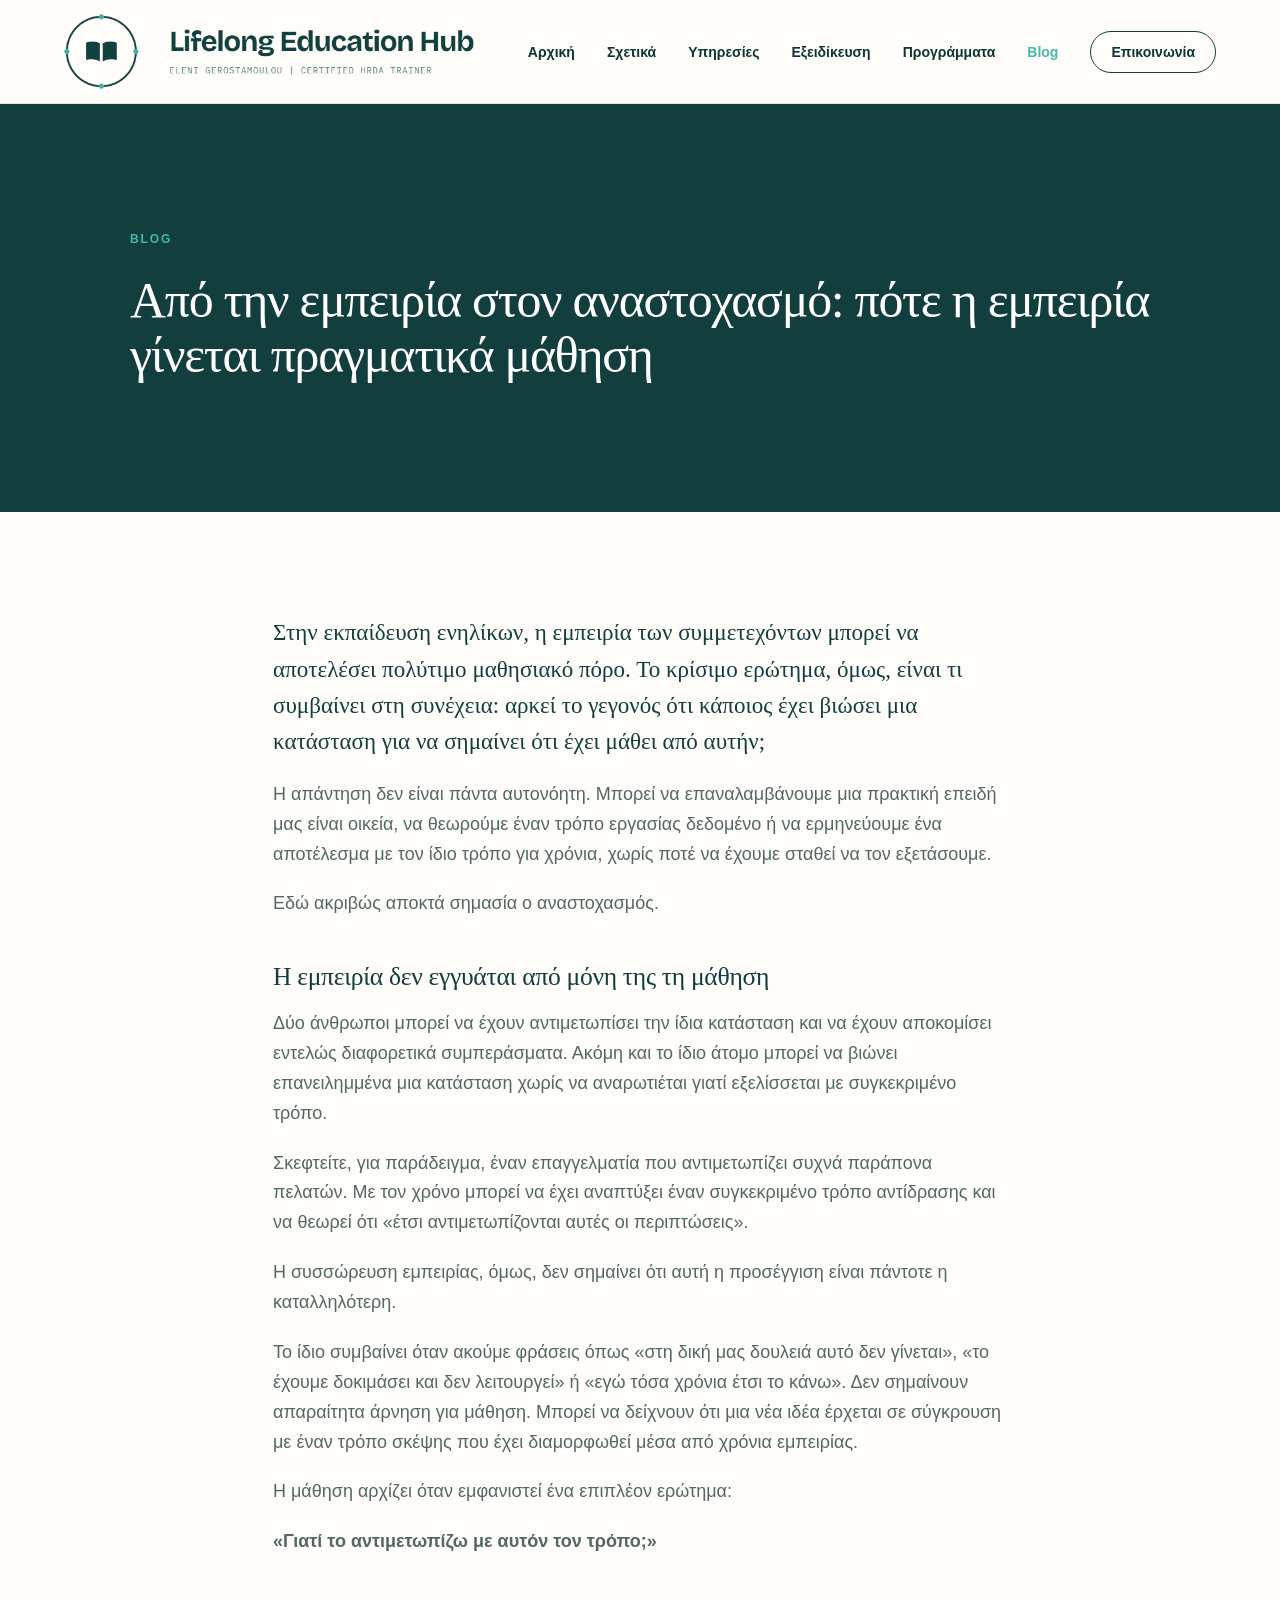
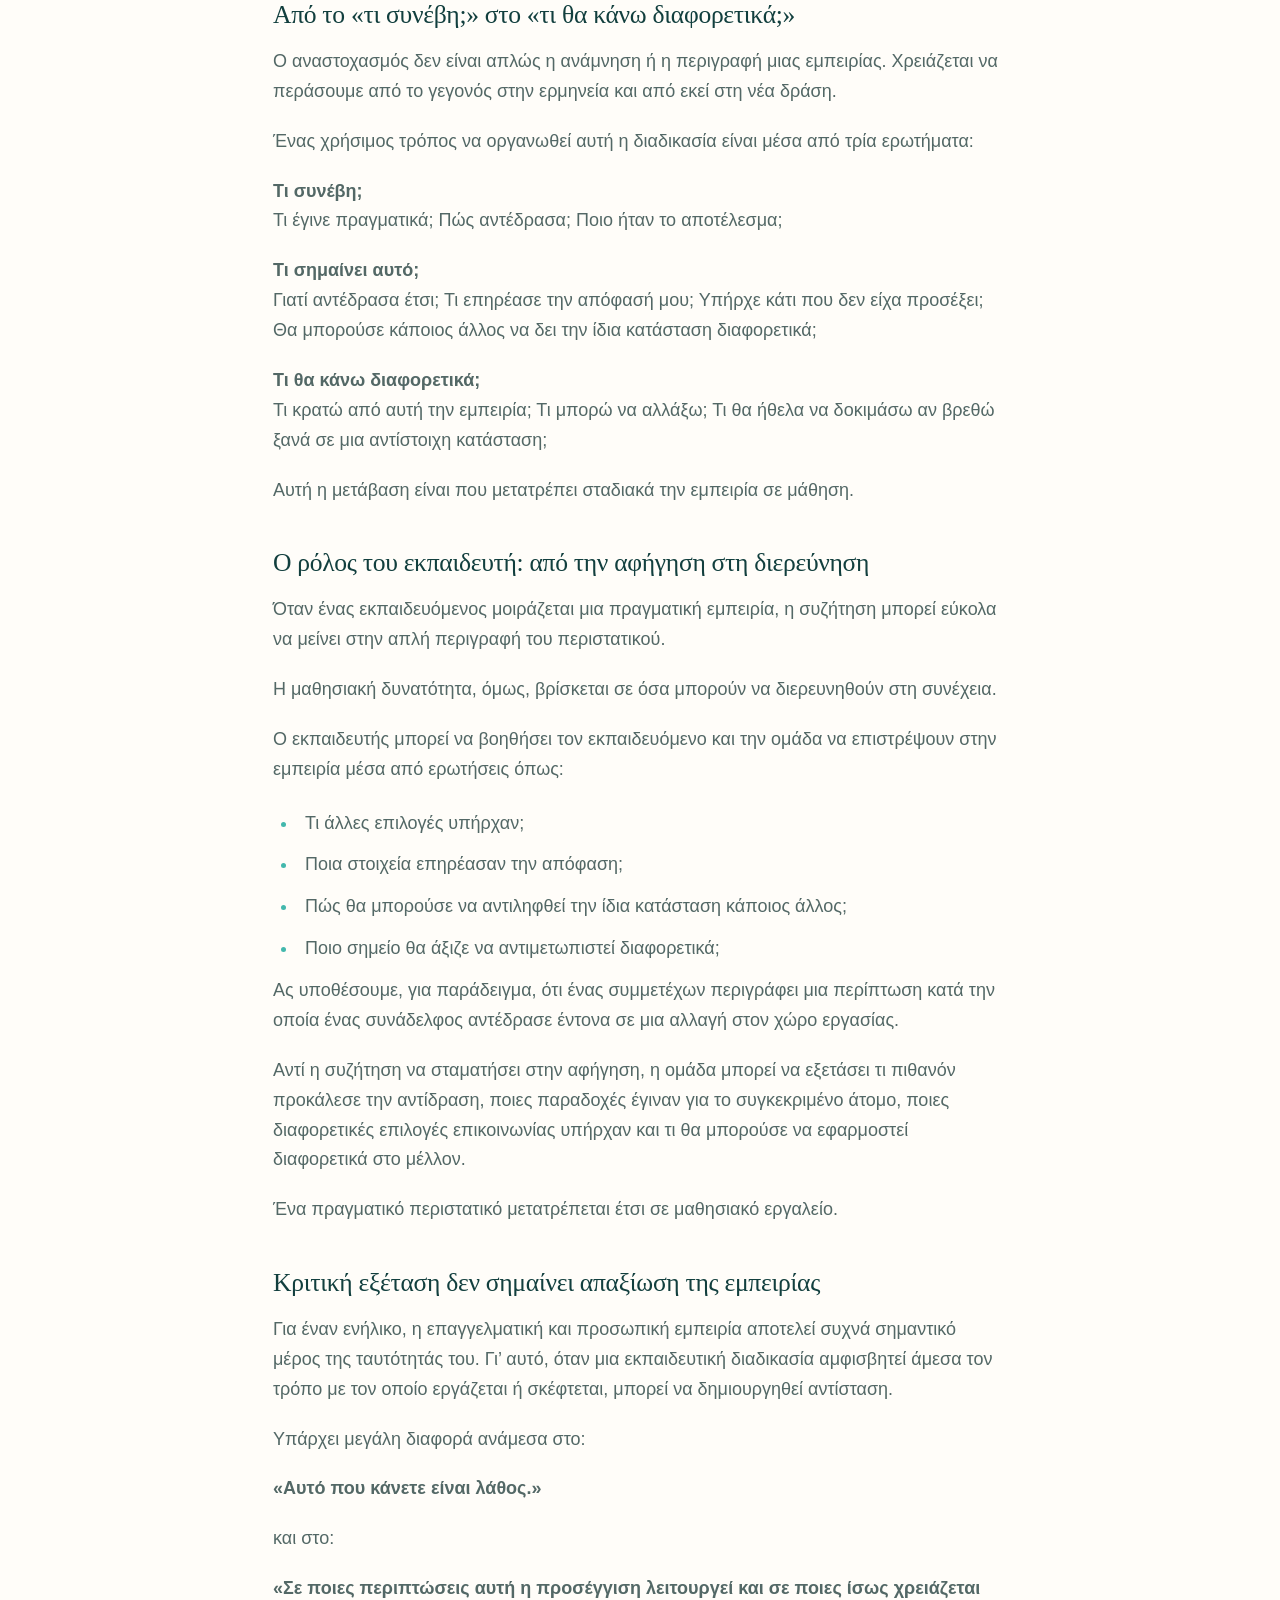
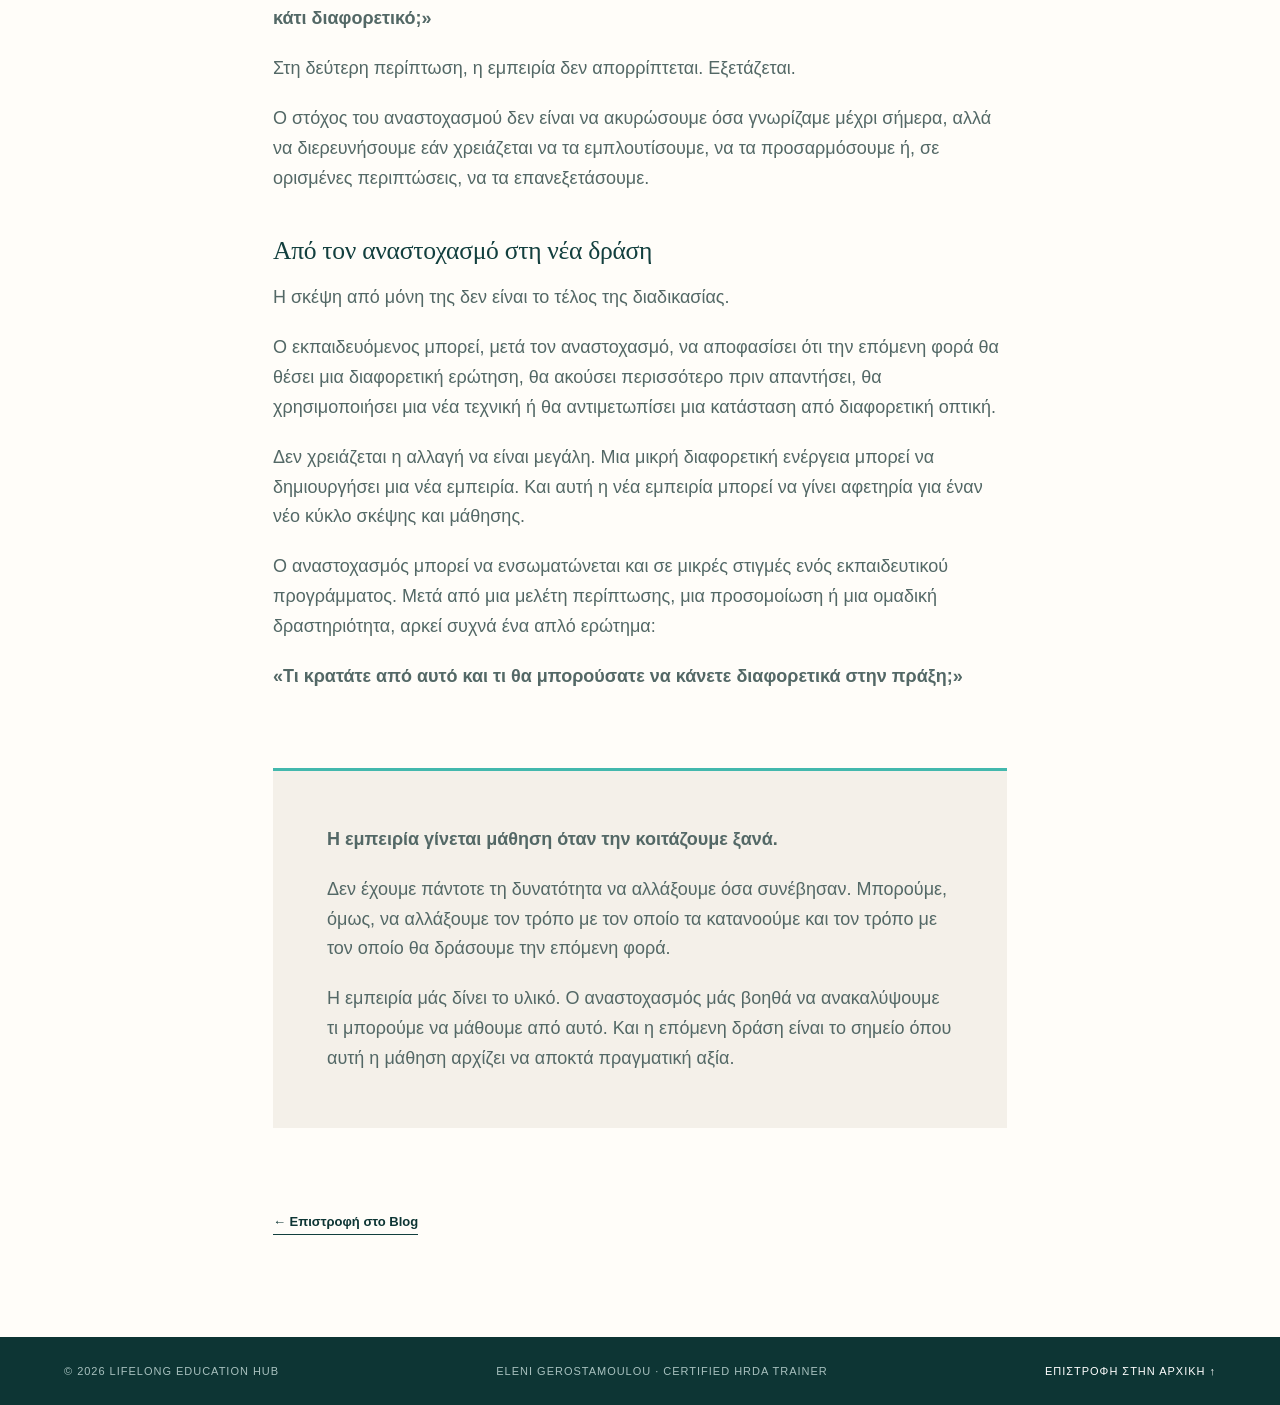
<file: experience-reflection.html>
<!doctype html>
<html lang="el">
<head>
  <meta charset="utf-8">
  <meta name="viewport" content="width=device-width, initial-scale=1">
  <title>Από την εμπειρία στον αναστοχασμό: πότε η εμπειρία γίνεται πραγματικά μάθηση | Lifelong Education Hub</title>
  <meta name="description" content="Πώς η εμπειρία μετατρέπεται σε ουσιαστική μάθηση μέσα από τον αναστοχασμό, την κριτική εξέταση και τη σύνδεση με τη νέα δράση.">
  <link rel="icon" href="favicon.png">
  <link rel="stylesheet" href="style.css">
</head>
<body class="article-page"><main>
  <header class="site-header">
    <a class="brand" href="index.html" aria-label="Lifelong Education Hub — Αρχική"><img src="logo-horizontal-dark.png" alt="Lifelong Education Hub"></a>
    <nav aria-label="Κύρια πλοήγηση"><a href="index.html#αρχική">Αρχική</a><a href="index.html#σχετικά">Σχετικά</a><a href="index.html#υπηρεσίες">Υπηρεσίες</a><a href="index.html#εξειδίκευση">Εξειδίκευση</a><a href="index.html#προγράμματα">Προγράμματα</a><a class="active" href="thoughts-practices.html">Blog</a><a class="nav-cta" href="index.html#επικοινωνία">Επικοινωνία</a></nav>
    <details class="mobile-menu"><summary>Μενού <span aria-hidden="true">☰</span></summary><ul><li><a href="index.html#αρχική">Αρχική</a></li><li><a href="index.html#σχετικά">Σχετικά</a></li><li><a href="index.html#υπηρεσίες">Υπηρεσίες</a></li><li><a href="index.html#εξειδίκευση">Εξειδίκευση</a></li><li><a href="index.html#προγράμματα">Προγράμματα</a></li><li><a href="thoughts-practices.html">Blog</a></li><li><a href="index.html#επικοινωνία">Επικοινωνία</a></li></ul></details>
  </header>
  <article>
    <header class="article-hero">
      <p class="journal-kicker">Blog</p>
      <h1>Από την εμπειρία στον αναστοχασμό: πότε η εμπειρία γίνεται πραγματικά μάθηση</h1>
    </header>
    <div class="article-body">
      <p class="article-intro">Στην εκπαίδευση ενηλίκων, η εμπειρία των συμμετεχόντων μπορεί να αποτελέσει πολύτιμο μαθησιακό πόρο. Το κρίσιμο ερώτημα, όμως, είναι τι συμβαίνει στη συνέχεια: αρκεί το γεγονός ότι κάποιος έχει βιώσει μια κατάσταση για να σημαίνει ότι έχει μάθει από αυτήν;</p>
      <p>Η απάντηση δεν είναι πάντα αυτονόητη. Μπορεί να επαναλαμβάνουμε μια πρακτική επειδή μας είναι οικεία, να θεωρούμε έναν τρόπο εργασίας δεδομένο ή να ερμηνεύουμε ένα αποτέλεσμα με τον ίδιο τρόπο για χρόνια, χωρίς ποτέ να έχουμε σταθεί να τον εξετάσουμε.</p>
      <p>Εδώ ακριβώς αποκτά σημασία ο αναστοχασμός.</p>

      <h2>Η εμπειρία δεν εγγυάται από μόνη της τη μάθηση</h2>
      <p>Δύο άνθρωποι μπορεί να έχουν αντιμετωπίσει την ίδια κατάσταση και να έχουν αποκομίσει εντελώς διαφορετικά συμπεράσματα. Ακόμη και το ίδιο άτομο μπορεί να βιώνει επανειλημμένα μια κατάσταση χωρίς να αναρωτιέται γιατί εξελίσσεται με συγκεκριμένο τρόπο.</p>
      <p>Σκεφτείτε, για παράδειγμα, έναν επαγγελματία που αντιμετωπίζει συχνά παράπονα πελατών. Με τον χρόνο μπορεί να έχει αναπτύξει έναν συγκεκριμένο τρόπο αντίδρασης και να θεωρεί ότι «έτσι αντιμετωπίζονται αυτές οι περιπτώσεις».</p>
      <p>Η συσσώρευση εμπειρίας, όμως, δεν σημαίνει ότι αυτή η προσέγγιση είναι πάντοτε η καταλληλότερη.</p>
      <p>Το ίδιο συμβαίνει όταν ακούμε φράσεις όπως «στη δική μας δουλειά αυτό δεν γίνεται», «το έχουμε δοκιμάσει και δεν λειτουργεί» ή «εγώ τόσα χρόνια έτσι το κάνω». Δεν σημαίνουν απαραίτητα άρνηση για μάθηση. Μπορεί να δείχνουν ότι μια νέα ιδέα έρχεται σε σύγκρουση με έναν τρόπο σκέψης που έχει διαμορφωθεί μέσα από χρόνια εμπειρίας.</p>
      <p>Η μάθηση αρχίζει όταν εμφανιστεί ένα επιπλέον ερώτημα:</p>
      <p><strong>«Γιατί το αντιμετωπίζω με αυτόν τον τρόπο;»</strong></p>

      <h2>Από το «τι συνέβη;» στο «τι θα κάνω διαφορετικά;»</h2>
      <p>Ο αναστοχασμός δεν είναι απλώς η ανάμνηση ή η περιγραφή μιας εμπειρίας. Χρειάζεται να περάσουμε από το γεγονός στην ερμηνεία και από εκεί στη νέα δράση.</p>
      <p>Ένας χρήσιμος τρόπος να οργανωθεί αυτή η διαδικασία είναι μέσα από τρία ερωτήματα:</p>

      <p><strong>Τι συνέβη;</strong><br>Τι έγινε πραγματικά; Πώς αντέδρασα; Ποιο ήταν το αποτέλεσμα;</p>
      <p><strong>Τι σημαίνει αυτό;</strong><br>Γιατί αντέδρασα έτσι; Τι επηρέασε την απόφασή μου; Υπήρχε κάτι που δεν είχα προσέξει; Θα μπορούσε κάποιος άλλος να δει την ίδια κατάσταση διαφορετικά;</p>
      <p><strong>Τι θα κάνω διαφορετικά;</strong><br>Τι κρατώ από αυτή την εμπειρία; Τι μπορώ να αλλάξω; Τι θα ήθελα να δοκιμάσω αν βρεθώ ξανά σε μια αντίστοιχη κατάσταση;</p>

      <p>Αυτή η μετάβαση είναι που μετατρέπει σταδιακά την εμπειρία σε μάθηση.</p>

      <h2>Ο ρόλος του εκπαιδευτή: από την αφήγηση στη διερεύνηση</h2>
      <p>Όταν ένας εκπαιδευόμενος μοιράζεται μια πραγματική εμπειρία, η συζήτηση μπορεί εύκολα να μείνει στην απλή περιγραφή του περιστατικού.</p>
      <p>Η μαθησιακή δυνατότητα, όμως, βρίσκεται σε όσα μπορούν να διερευνηθούν στη συνέχεια.</p>
      <p>Ο εκπαιδευτής μπορεί να βοηθήσει τον εκπαιδευόμενο και την ομάδα να επιστρέψουν στην εμπειρία μέσα από ερωτήσεις όπως:</p>
      <ul>
        <li>Τι άλλες επιλογές υπήρχαν;</li>
        <li>Ποια στοιχεία επηρέασαν την απόφαση;</li>
        <li>Πώς θα μπορούσε να αντιληφθεί την ίδια κατάσταση κάποιος άλλος;</li>
        <li>Ποιο σημείο θα άξιζε να αντιμετωπιστεί διαφορετικά;</li>
      </ul>
      <p>Ας υποθέσουμε, για παράδειγμα, ότι ένας συμμετέχων περιγράφει μια περίπτωση κατά την οποία ένας συνάδελφος αντέδρασε έντονα σε μια αλλαγή στον χώρο εργασίας.</p>
      <p>Αντί η συζήτηση να σταματήσει στην αφήγηση, η ομάδα μπορεί να εξετάσει τι πιθανόν προκάλεσε την αντίδραση, ποιες παραδοχές έγιναν για το συγκεκριμένο άτομο, ποιες διαφορετικές επιλογές επικοινωνίας υπήρχαν και τι θα μπορούσε να εφαρμοστεί διαφορετικά στο μέλλον.</p>
      <p>Ένα πραγματικό περιστατικό μετατρέπεται έτσι σε μαθησιακό εργαλείο.</p>

      <h2>Κριτική εξέταση δεν σημαίνει απαξίωση της εμπειρίας</h2>
      <p>Για έναν ενήλικο, η επαγγελματική και προσωπική εμπειρία αποτελεί συχνά σημαντικό μέρος της ταυτότητάς του. Γι’ αυτό, όταν μια εκπαιδευτική διαδικασία αμφισβητεί άμεσα τον τρόπο με τον οποίο εργάζεται ή σκέφτεται, μπορεί να δημιουργηθεί αντίσταση.</p>
      <p>Υπάρχει μεγάλη διαφορά ανάμεσα στο:</p>
      <p><strong>«Αυτό που κάνετε είναι λάθος.»</strong></p>
      <p>και στο:</p>
      <p><strong>«Σε ποιες περιπτώσεις αυτή η προσέγγιση λειτουργεί και σε ποιες ίσως χρειάζεται κάτι διαφορετικό;»</strong></p>
      <p>Στη δεύτερη περίπτωση, η εμπειρία δεν απορρίπτεται. Εξετάζεται.</p>
      <p>Ο στόχος του αναστοχασμού δεν είναι να ακυρώσουμε όσα γνωρίζαμε μέχρι σήμερα, αλλά να διερευνήσουμε εάν χρειάζεται να τα εμπλουτίσουμε, να τα προσαρμόσουμε ή, σε ορισμένες περιπτώσεις, να τα επανεξετάσουμε.</p>

      <h2>Από τον αναστοχασμό στη νέα δράση</h2>
      <p>Η σκέψη από μόνη της δεν είναι το τέλος της διαδικασίας.</p>
      <p>Ο εκπαιδευόμενος μπορεί, μετά τον αναστοχασμό, να αποφασίσει ότι την επόμενη φορά θα θέσει μια διαφορετική ερώτηση, θα ακούσει περισσότερο πριν απαντήσει, θα χρησιμοποιήσει μια νέα τεχνική ή θα αντιμετωπίσει μια κατάσταση από διαφορετική οπτική.</p>
      <p>Δεν χρειάζεται η αλλαγή να είναι μεγάλη. Μια μικρή διαφορετική ενέργεια μπορεί να δημιουργήσει μια νέα εμπειρία. Και αυτή η νέα εμπειρία μπορεί να γίνει αφετηρία για έναν νέο κύκλο σκέψης και μάθησης.</p>
      <p>Ο αναστοχασμός μπορεί να ενσωματώνεται και σε μικρές στιγμές ενός εκπαιδευτικού προγράμματος. Μετά από μια μελέτη περίπτωσης, μια προσομοίωση ή μια ομαδική δραστηριότητα, αρκεί συχνά ένα απλό ερώτημα:</p>
      <p><strong>«Τι κρατάτε από αυτό και τι θα μπορούσατε να κάνετε διαφορετικά στην πράξη;»</strong></p>

      <aside class="article-takeaway">
        <p><strong>Η εμπειρία γίνεται μάθηση όταν την κοιτάζουμε ξανά.</strong></p>
        <p>Δεν έχουμε πάντοτε τη δυνατότητα να αλλάξουμε όσα συνέβησαν. Μπορούμε, όμως, να αλλάξουμε τον τρόπο με τον οποίο τα κατανοούμε και τον τρόπο με τον οποίο θα δράσουμε την επόμενη φορά.</p>
        <p>Η εμπειρία μάς δίνει το υλικό. Ο αναστοχασμός μάς βοηθά να ανακαλύψουμε τι μπορούμε να μάθουμε από αυτό. Και η επόμενη δράση είναι το σημείο όπου αυτή η μάθηση αρχίζει να αποκτά πραγματική αξία.</p>
      </aside>

      <a class="back-link" href="thoughts-practices.html">← Επιστροφή στο Blog</a>
    </div>
  </article>
  <footer><p>© 2026 Lifelong Education Hub</p><p>Eleni Gerostamoulou · Certified HRDA Trainer</p><a href="index.html">Επιστροφή στην αρχική ↑</a></footer>
</main></body>
</html>
</file>
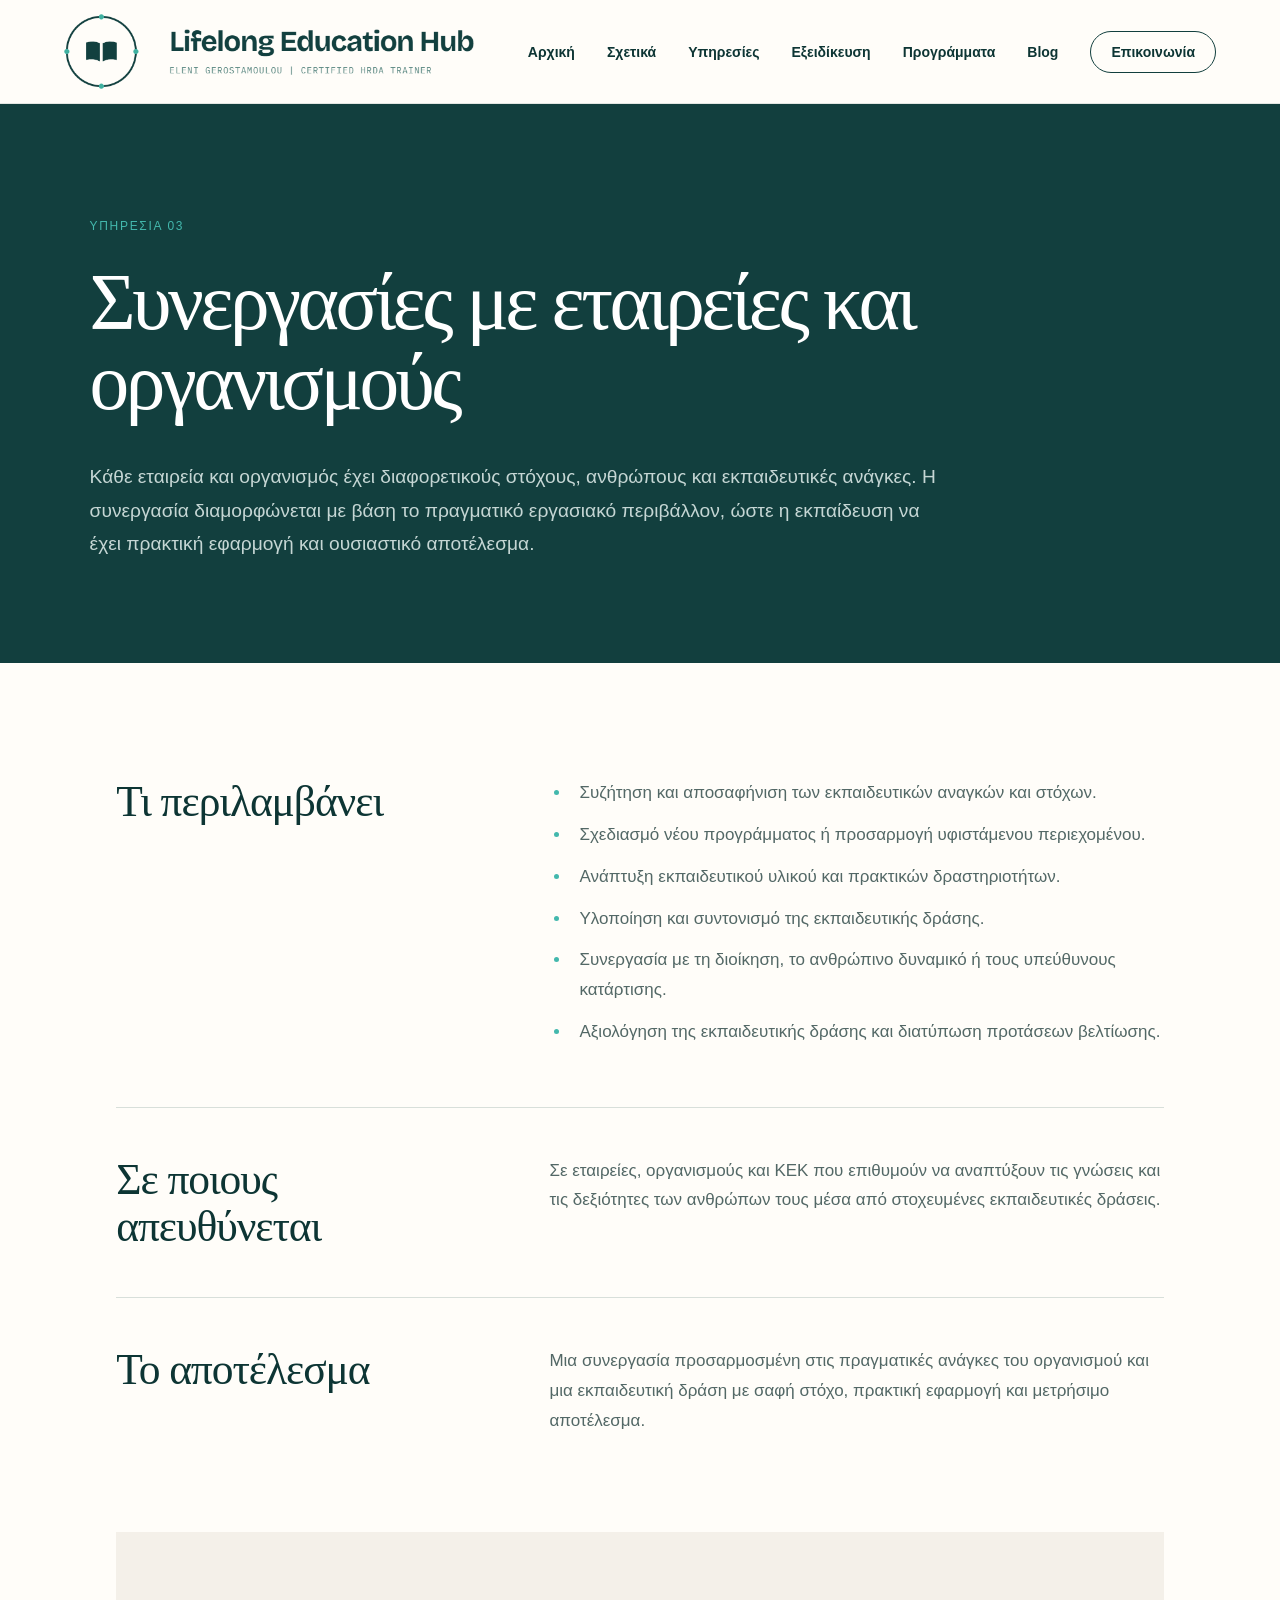
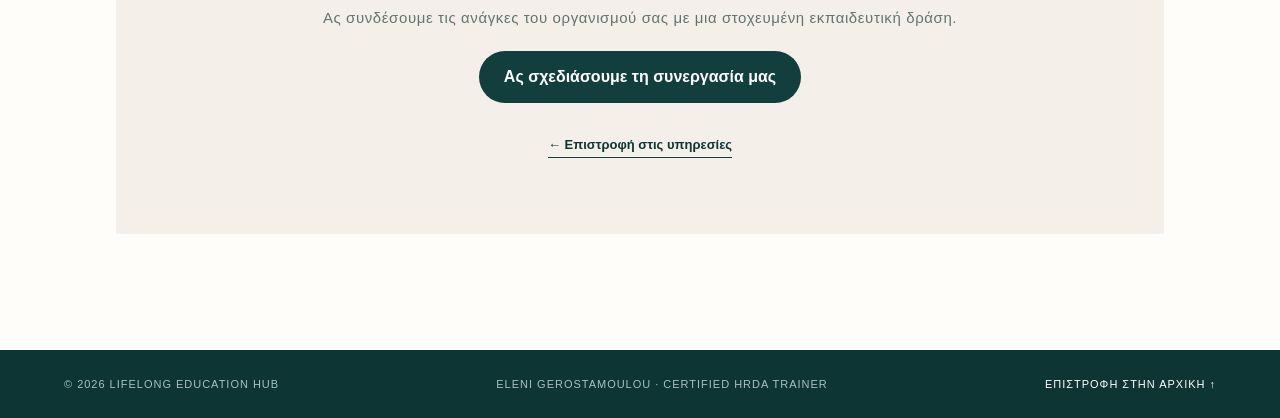
<file: service-organizations.html>
<!doctype html>
<html lang="el">
<head>
  <meta charset="utf-8"><meta name="viewport" content="width=device-width, initial-scale=1">
  <title>Συνεργασίες με εταιρείες και οργανισμούς | Lifelong Education Hub</title>
  <meta name="description" content="Στοχευμένες εκπαιδευτικές δράσεις για εταιρείες, οργανισμούς και ΚΕΚ.">
  <link rel="icon" href="favicon.png"><link rel="stylesheet" href="style.css">
</head>
<body class="service-page"><main>
  <header class="site-header"><a class="brand" href="index.html" aria-label="Lifelong Education Hub — Αρχική"><img src="logo-horizontal-dark.png" alt="Lifelong Education Hub"></a><nav aria-label="Κύρια πλοήγηση"><a href="index.html#αρχική">Αρχική</a><a href="index.html#σχετικά">Σχετικά</a><a href="index.html#υπηρεσίες">Υπηρεσίες</a><a href="index.html#εξειδίκευση">Εξειδίκευση</a><a href="index.html#προγράμματα">Προγράμματα</a><a href="thoughts-practices.html">Blog</a><a class="nav-cta" href="index.html#επικοινωνία">Επικοινωνία</a></nav><details class="mobile-menu"><summary>Μενού <span aria-hidden="true">☰</span></summary><ul><li><a href="index.html#αρχική">Αρχική</a></li><li><a href="index.html#σχετικά">Σχετικά</a></li><li><a href="index.html#υπηρεσίες">Υπηρεσίες</a></li><li><a href="index.html#εξειδίκευση">Εξειδίκευση</a></li><li><a href="index.html#προγράμματα">Προγράμματα</a></li><li><a href="thoughts-practices.html">Blog</a></li><li><a href="index.html#επικοινωνία">Επικοινωνία</a></li></ul></details></header>
  <section class="service-hero"><div class="service-hero-inner"><span class="service-number">ΥΠΗΡΕΣΙΑ 03</span><h1>Συνεργασίες με εταιρείες και οργανισμούς</h1><p>Κάθε εταιρεία και οργανισμός έχει διαφορετικούς στόχους, ανθρώπους και εκπαιδευτικές ανάγκες. Η συνεργασία διαμορφώνεται με βάση το πραγματικό εργασιακό περιβάλλον, ώστε η εκπαίδευση να έχει πρακτική εφαρμογή και ουσιαστικό αποτέλεσμα.</p></div></section>
  <div class="service-content">
    <section class="service-section"><h2>Τι περιλαμβάνει</h2><ul><li>Συζήτηση και αποσαφήνιση των εκπαιδευτικών αναγκών και στόχων.</li><li>Σχεδιασμό νέου προγράμματος ή προσαρμογή υφιστάμενου περιεχομένου.</li><li>Ανάπτυξη εκπαιδευτικού υλικού και πρακτικών δραστηριοτήτων.</li><li>Υλοποίηση και συντονισμό της εκπαιδευτικής δράσης.</li><li>Συνεργασία με τη διοίκηση, το ανθρώπινο δυναμικό ή τους υπεύθυνους κατάρτισης.</li><li>Αξιολόγηση της εκπαιδευτικής δράσης και διατύπωση προτάσεων βελτίωσης.</li></ul></section>
    <section class="service-section"><h2>Σε ποιους απευθύνεται</h2><p>Σε εταιρείες, οργανισμούς και ΚΕΚ που επιθυμούν να αναπτύξουν τις γνώσεις και τις δεξιότητες των ανθρώπων τους μέσα από στοχευμένες εκπαιδευτικές δράσεις.</p></section>
    <section class="service-section"><h2>Το αποτέλεσμα</h2><p>Μια συνεργασία προσαρμοσμένη στις πραγματικές ανάγκες του οργανισμού και μια εκπαιδευτική δράση με σαφή στόχο, πρακτική εφαρμογή και μετρήσιμο αποτέλεσμα.</p></section>
    <div class="service-cta"><p>Ας συνδέσουμε τις ανάγκες του οργανισμού σας με μια στοχευμένη εκπαιδευτική δράση.</p><a class="button button-primary" href="index.html#επικοινωνία">Ας σχεδιάσουμε τη συνεργασία μας</a><br><a class="back-link" href="index.html#υπηρεσίες">← Επιστροφή στις υπηρεσίες</a></div>
  </div>
  <footer><p>© 2026 Lifelong Education Hub</p><p>Eleni Gerostamoulou · Certified HRDA Trainer</p><a href="index.html">Επιστροφή στην αρχική ↑</a></footer>
</main></body></html>
</file>
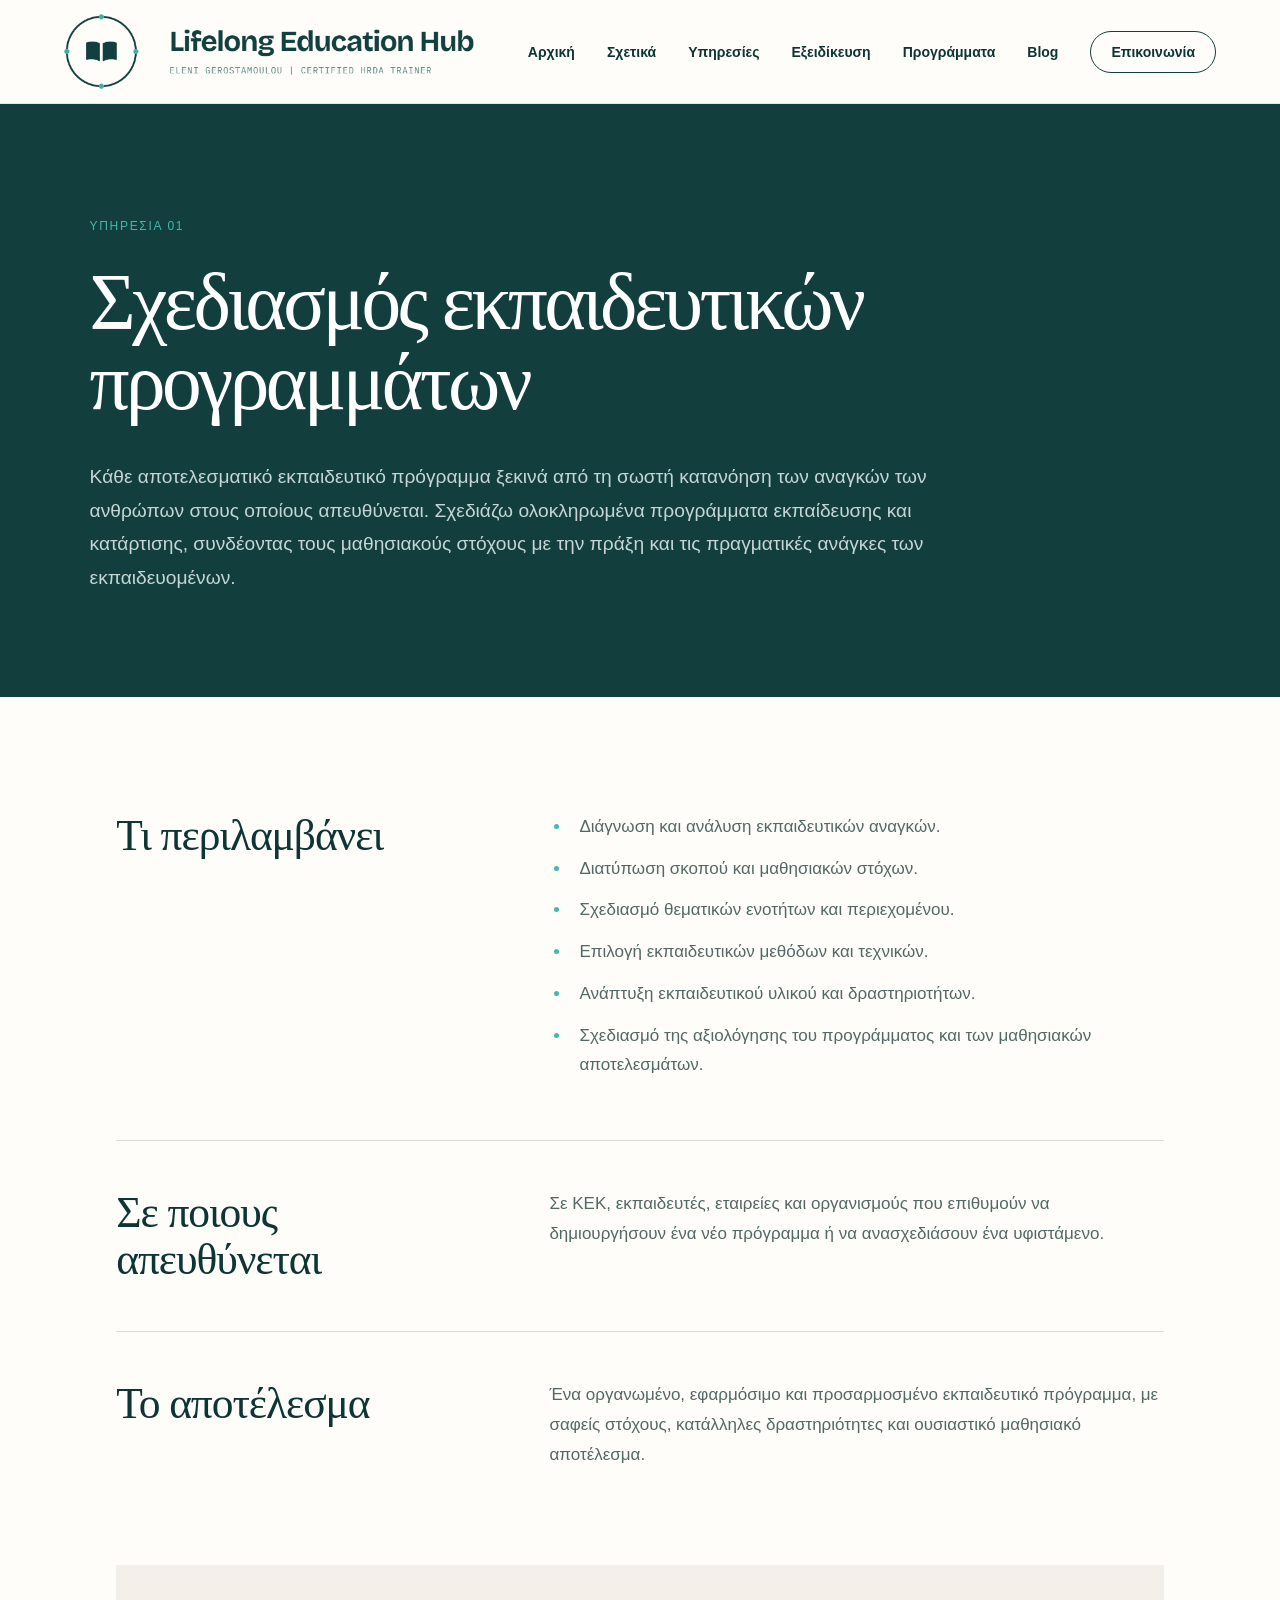
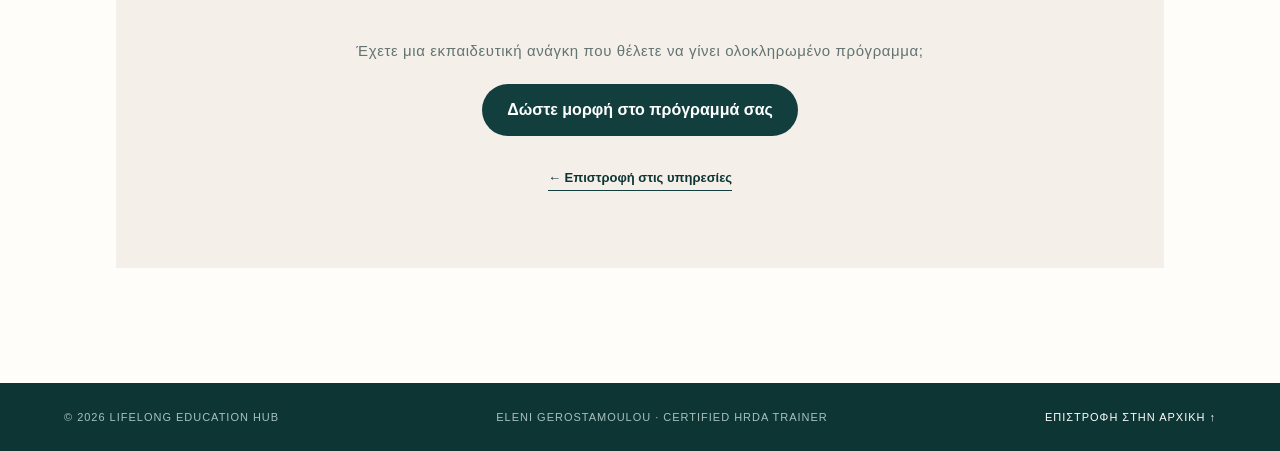
<file: service-program-design.html>
<!doctype html>
<html lang="el">
<head>
  <meta charset="utf-8">
  <meta name="viewport" content="width=device-width, initial-scale=1">
  <title>Σχεδιασμός εκπαιδευτικών προγραμμάτων | Lifelong Education Hub</title>
  <meta name="description" content="Σχεδιασμός ολοκληρωμένων εκπαιδευτικών προγραμμάτων, από τη διάγνωση αναγκών έως την αξιολόγηση.">
  <link rel="icon" href="favicon.png"><link rel="stylesheet" href="style.css">
</head>
<body class="service-page"><main>
  <header class="site-header"><a class="brand" href="index.html" aria-label="Lifelong Education Hub — Αρχική"><img src="logo-horizontal-dark.png" alt="Lifelong Education Hub"></a><nav aria-label="Κύρια πλοήγηση"><a href="index.html#αρχική">Αρχική</a><a href="index.html#σχετικά">Σχετικά</a><a href="index.html#υπηρεσίες">Υπηρεσίες</a><a href="index.html#εξειδίκευση">Εξειδίκευση</a><a href="index.html#προγράμματα">Προγράμματα</a><a href="thoughts-practices.html">Blog</a><a class="nav-cta" href="index.html#επικοινωνία">Επικοινωνία</a></nav><details class="mobile-menu"><summary>Μενού <span aria-hidden="true">☰</span></summary><ul><li><a href="index.html#αρχική">Αρχική</a></li><li><a href="index.html#σχετικά">Σχετικά</a></li><li><a href="index.html#υπηρεσίες">Υπηρεσίες</a></li><li><a href="index.html#εξειδίκευση">Εξειδίκευση</a></li><li><a href="index.html#προγράμματα">Προγράμματα</a></li><li><a href="thoughts-practices.html">Blog</a></li><li><a href="index.html#επικοινωνία">Επικοινωνία</a></li></ul></details></header>
  <section class="service-hero"><div class="service-hero-inner"><span class="service-number">ΥΠΗΡΕΣΙΑ 01</span><h1>Σχεδιασμός εκπαιδευτικών προγραμμάτων</h1><p>Κάθε αποτελεσματικό εκπαιδευτικό πρόγραμμα ξεκινά από τη σωστή κατανόηση των αναγκών των ανθρώπων στους οποίους απευθύνεται. Σχεδιάζω ολοκληρωμένα προγράμματα εκπαίδευσης και κατάρτισης, συνδέοντας τους μαθησιακούς στόχους με την πράξη και τις πραγματικές ανάγκες των εκπαιδευομένων.</p></div></section>
  <div class="service-content">
    <section class="service-section"><h2>Τι περιλαμβάνει</h2><ul><li>Διάγνωση και ανάλυση εκπαιδευτικών αναγκών.</li><li>Διατύπωση σκοπού και μαθησιακών στόχων.</li><li>Σχεδιασμό θεματικών ενοτήτων και περιεχομένου.</li><li>Επιλογή εκπαιδευτικών μεθόδων και τεχνικών.</li><li>Ανάπτυξη εκπαιδευτικού υλικού και δραστηριοτήτων.</li><li>Σχεδιασμό της αξιολόγησης του προγράμματος και των μαθησιακών αποτελεσμάτων.</li></ul></section>
    <section class="service-section"><h2>Σε ποιους απευθύνεται</h2><p>Σε ΚΕΚ, εκπαιδευτές, εταιρείες και οργανισμούς που επιθυμούν να δημιουργήσουν ένα νέο πρόγραμμα ή να ανασχεδιάσουν ένα υφιστάμενο.</p></section>
    <section class="service-section"><h2>Το αποτέλεσμα</h2><p>Ένα οργανωμένο, εφαρμόσιμο και προσαρμοσμένο εκπαιδευτικό πρόγραμμα, με σαφείς στόχους, κατάλληλες δραστηριότητες και ουσιαστικό μαθησιακό αποτέλεσμα.</p></section>
    <div class="service-cta"><p>Έχετε μια εκπαιδευτική ανάγκη που θέλετε να γίνει ολοκληρωμένο πρόγραμμα;</p><a class="button button-primary" href="index.html#επικοινωνία">Δώστε μορφή στο πρόγραμμά σας</a><br><a class="back-link" href="index.html#υπηρεσίες">← Επιστροφή στις υπηρεσίες</a></div>
  </div>
  <footer><p>© 2026 Lifelong Education Hub</p><p>Eleni Gerostamoulou · Certified HRDA Trainer</p><a href="index.html">Επιστροφή στην αρχική ↑</a></footer>
</main></body></html>
</file>
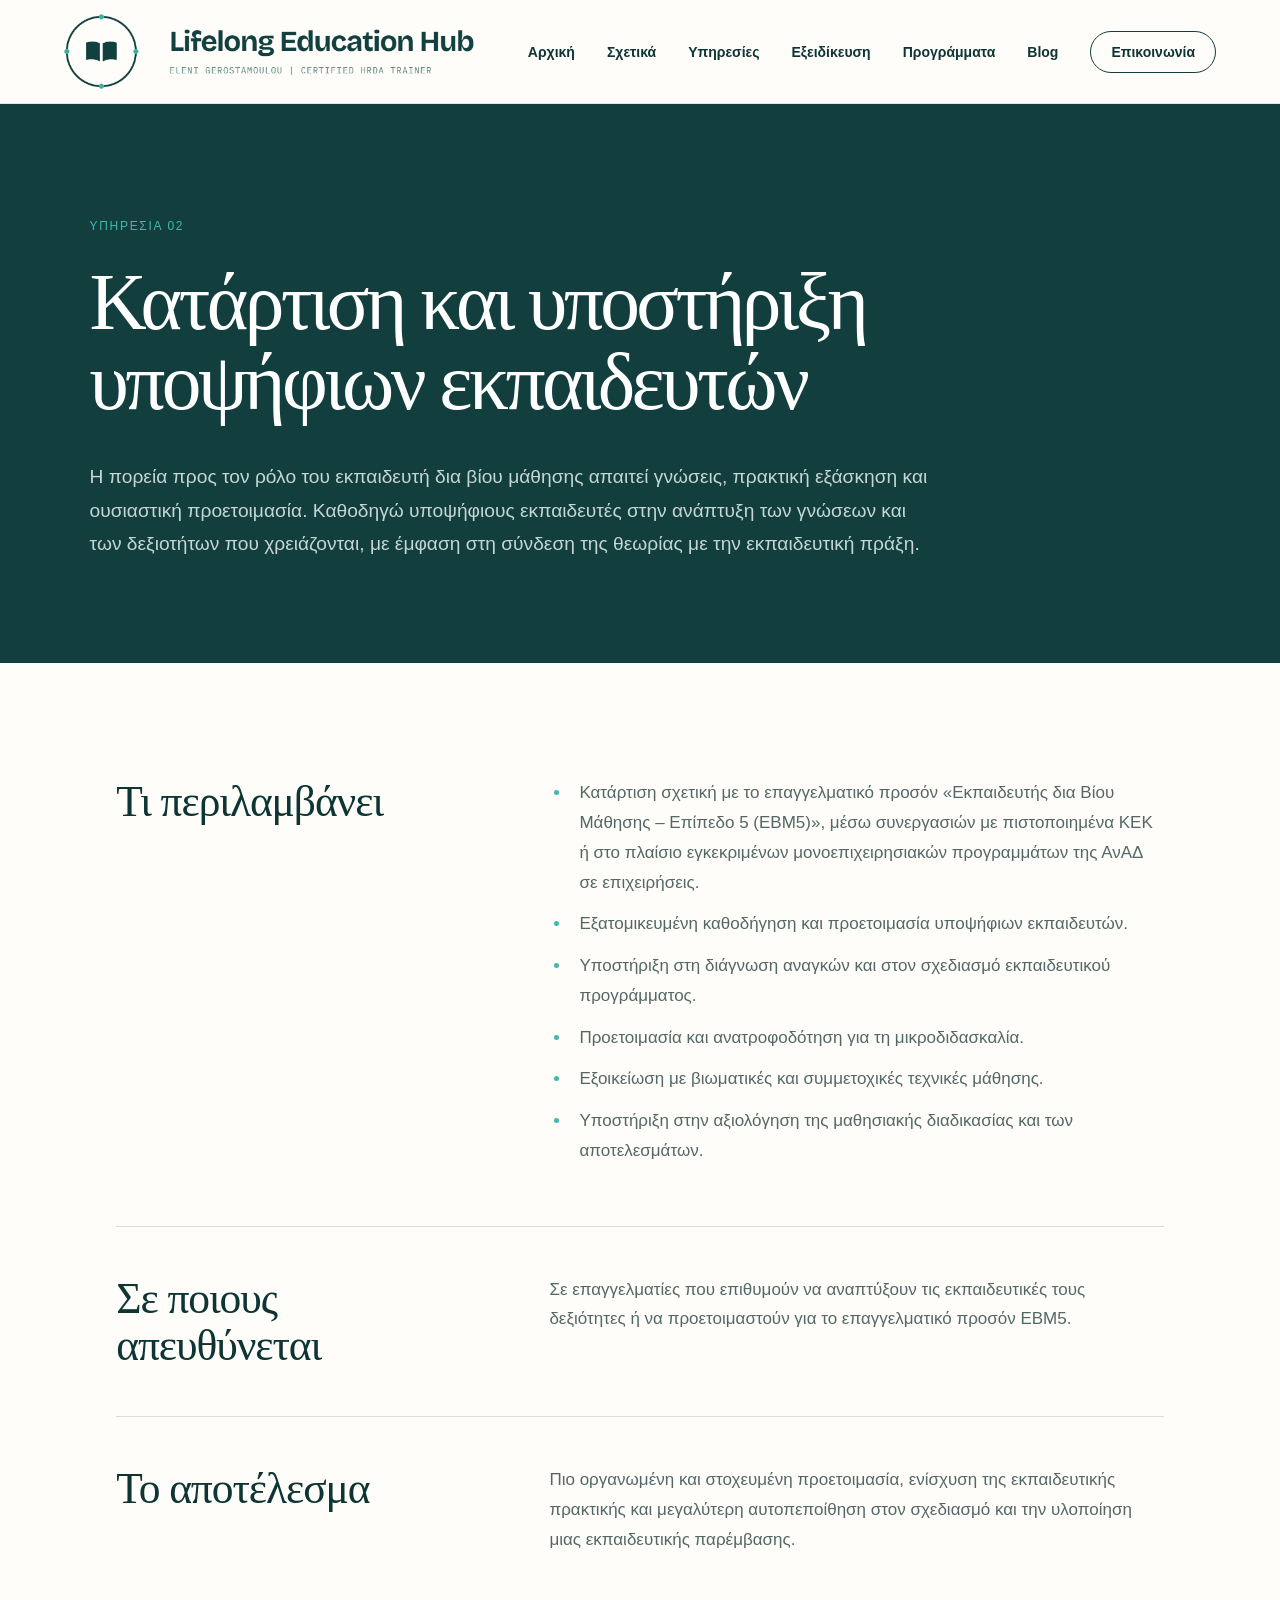
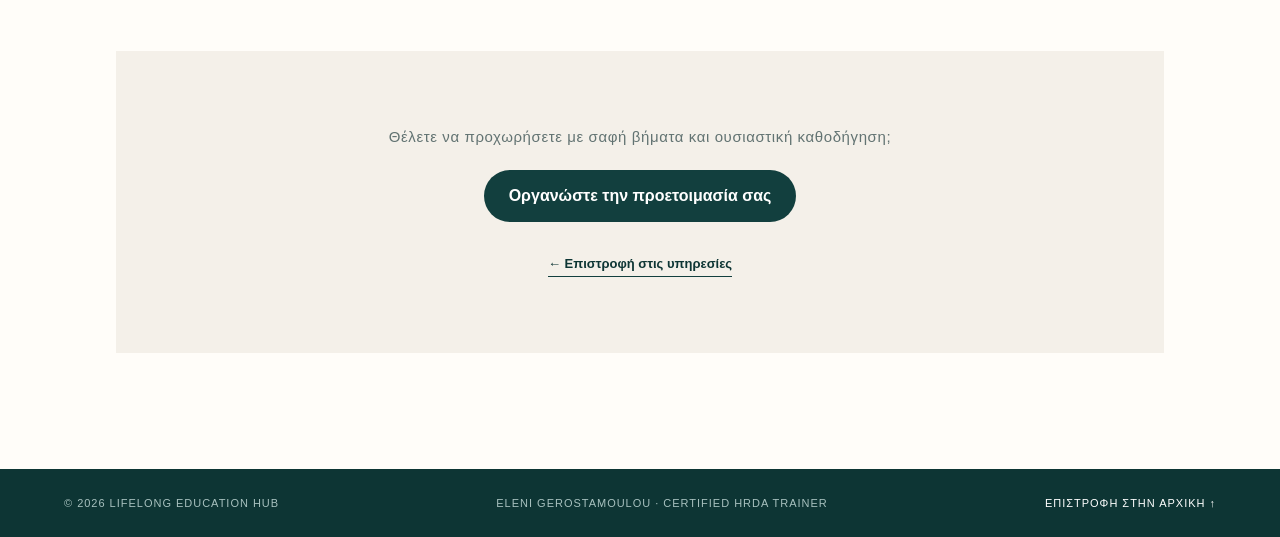
<file: service-trainer-support.html>
<!doctype html>
<html lang="el">
<head>
  <meta charset="utf-8"><meta name="viewport" content="width=device-width, initial-scale=1">
  <title>Κατάρτιση και υποστήριξη υποψήφιων εκπαιδευτών | Lifelong Education Hub</title>
  <meta name="description" content="Κατάρτιση, καθοδήγηση και προετοιμασία υποψήφιων εκπαιδευτών δια βίου μάθησης.">
  <link rel="icon" href="favicon.png"><link rel="stylesheet" href="style.css">
</head>
<body class="service-page"><main>
  <header class="site-header"><a class="brand" href="index.html" aria-label="Lifelong Education Hub — Αρχική"><img src="logo-horizontal-dark.png" alt="Lifelong Education Hub"></a><nav aria-label="Κύρια πλοήγηση"><a href="index.html#αρχική">Αρχική</a><a href="index.html#σχετικά">Σχετικά</a><a href="index.html#υπηρεσίες">Υπηρεσίες</a><a href="index.html#εξειδίκευση">Εξειδίκευση</a><a href="index.html#προγράμματα">Προγράμματα</a><a href="thoughts-practices.html">Blog</a><a class="nav-cta" href="index.html#επικοινωνία">Επικοινωνία</a></nav><details class="mobile-menu"><summary>Μενού <span aria-hidden="true">☰</span></summary><ul><li><a href="index.html#αρχική">Αρχική</a></li><li><a href="index.html#σχετικά">Σχετικά</a></li><li><a href="index.html#υπηρεσίες">Υπηρεσίες</a></li><li><a href="index.html#εξειδίκευση">Εξειδίκευση</a></li><li><a href="index.html#προγράμματα">Προγράμματα</a></li><li><a href="thoughts-practices.html">Blog</a></li><li><a href="index.html#επικοινωνία">Επικοινωνία</a></li></ul></details></header>
  <section class="service-hero"><div class="service-hero-inner"><span class="service-number">ΥΠΗΡΕΣΙΑ 02</span><h1>Κατάρτιση και υποστήριξη υποψήφιων εκπαιδευτών</h1><p>Η πορεία προς τον ρόλο του εκπαιδευτή δια βίου μάθησης απαιτεί γνώσεις, πρακτική εξάσκηση και ουσιαστική προετοιμασία. Καθοδηγώ υποψήφιους εκπαιδευτές στην ανάπτυξη των γνώσεων και των δεξιοτήτων που χρειάζονται, με έμφαση στη σύνδεση της θεωρίας με την εκπαιδευτική πράξη.</p></div></section>
  <div class="service-content">
    <section class="service-section"><h2>Τι περιλαμβάνει</h2><ul><li>Κατάρτιση σχετική με το επαγγελματικό προσόν «Εκπαιδευτής δια Βίου Μάθησης – Επίπεδο 5 (ΕΒΜ5)», μέσω συνεργασιών με πιστοποιημένα ΚΕΚ ή στο πλαίσιο εγκεκριμένων μονοεπιχειρησιακών προγραμμάτων της ΑνΑΔ σε επιχειρήσεις.</li><li>Εξατομικευμένη καθοδήγηση και προετοιμασία υποψήφιων εκπαιδευτών.</li><li>Υποστήριξη στη διάγνωση αναγκών και στον σχεδιασμό εκπαιδευτικού προγράμματος.</li><li>Προετοιμασία και ανατροφοδότηση για τη μικροδιδασκαλία.</li><li>Εξοικείωση με βιωματικές και συμμετοχικές τεχνικές μάθησης.</li><li>Υποστήριξη στην αξιολόγηση της μαθησιακής διαδικασίας και των αποτελεσμάτων.</li></ul></section>
    <section class="service-section"><h2>Σε ποιους απευθύνεται</h2><p>Σε επαγγελματίες που επιθυμούν να αναπτύξουν τις εκπαιδευτικές τους δεξιότητες ή να προετοιμαστούν για το επαγγελματικό προσόν ΕΒΜ5.</p></section>
    <section class="service-section"><h2>Το αποτέλεσμα</h2><p>Πιο οργανωμένη και στοχευμένη προετοιμασία, ενίσχυση της εκπαιδευτικής πρακτικής και μεγαλύτερη αυτοπεποίθηση στον σχεδιασμό και την υλοποίηση μιας εκπαιδευτικής παρέμβασης.</p></section>
    <div class="service-cta"><p>Θέλετε να προχωρήσετε με σαφή βήματα και ουσιαστική καθοδήγηση;</p><a class="button button-primary" href="index.html#επικοινωνία">Οργανώστε την προετοιμασία σας</a><br><a class="back-link" href="index.html#υπηρεσίες">← Επιστροφή στις υπηρεσίες</a></div>
  </div>
  <footer><p>© 2026 Lifelong Education Hub</p><p>Eleni Gerostamoulou · Certified HRDA Trainer</p><a href="index.html">Επιστροφή στην αρχική ↑</a></footer>
</main></body></html>
</file>
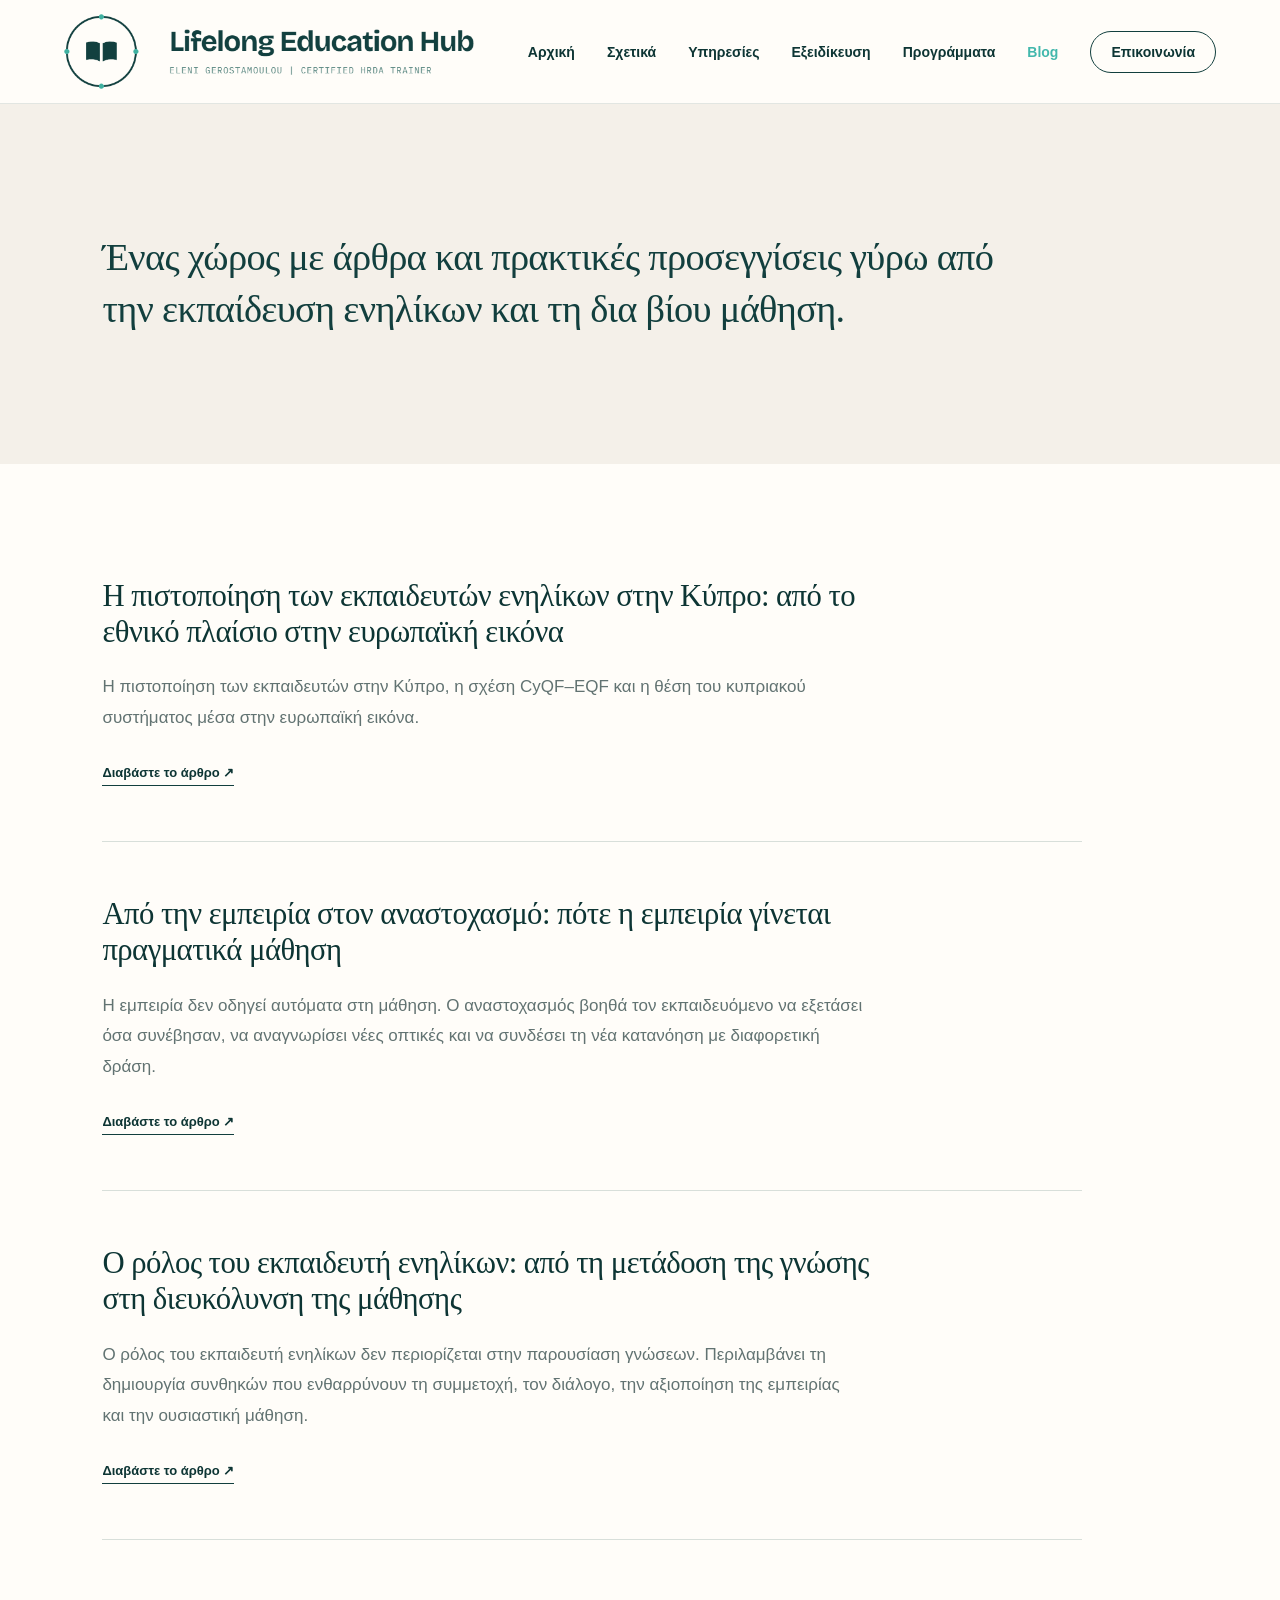
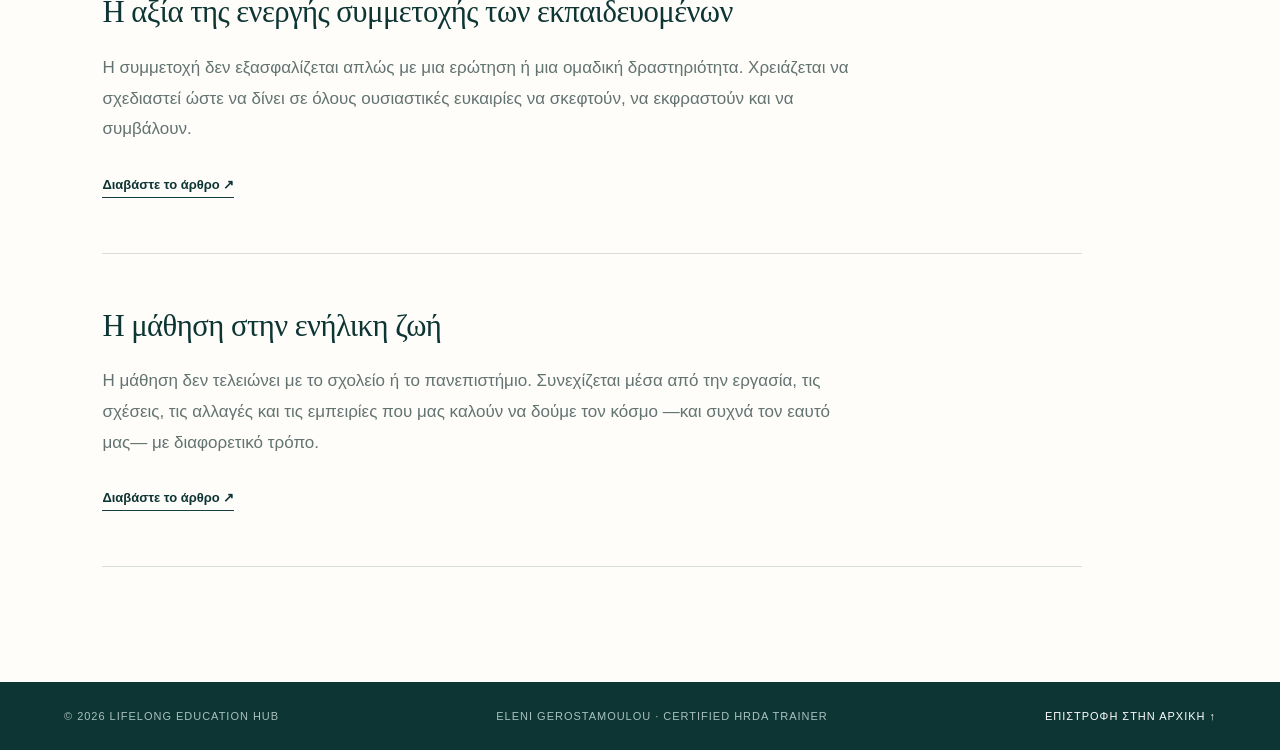
<file: thoughts-practices.html>
<!doctype html>
<html lang="el">
<head>
  <meta charset="utf-8">
  <meta name="viewport" content="width=device-width, initial-scale=1">
  <title>Blog | Lifelong Education Hub</title>
  <meta name="description" content="Άρθρα και πρακτικές προσεγγίσεις γύρω από την εκπαίδευση ενηλίκων και τη δια βίου μάθηση.">
  <link rel="icon" href="favicon.png">
  <link rel="stylesheet" href="style.css">
</head>
<body class="journal-page"><main>
  <header class="site-header">
    <a class="brand" href="index.html" aria-label="Lifelong Education Hub — Αρχική"><img src="logo-horizontal-dark.png" alt="Lifelong Education Hub"></a>
    <nav aria-label="Κύρια πλοήγηση"><a href="index.html#αρχική">Αρχική</a><a href="index.html#σχετικά">Σχετικά</a><a href="index.html#υπηρεσίες">Υπηρεσίες</a><a href="index.html#εξειδίκευση">Εξειδίκευση</a><a href="index.html#προγράμματα">Προγράμματα</a><a class="active" href="thoughts-practices.html">Blog</a><a class="nav-cta" href="index.html#επικοινωνία">Επικοινωνία</a></nav>
    <details class="mobile-menu"><summary>Μενού <span aria-hidden="true">☰</span></summary><ul><li><a href="index.html#αρχική">Αρχική</a></li><li><a href="index.html#σχετικά">Σχετικά</a></li><li><a href="index.html#υπηρεσίες">Υπηρεσίες</a></li><li><a href="index.html#εξειδίκευση">Εξειδίκευση</a></li><li><a href="index.html#προγράμματα">Προγράμματα</a></li><li><a href="thoughts-practices.html">Blog</a></li><li><a href="index.html#επικοινωνία">Επικοινωνία</a></li></ul></details>
  </header>
  <section class="journal-hero" aria-label="Blog">
    <p class="journal-hero-intro">Ένας χώρος με άρθρα και πρακτικές προσεγγίσεις γύρω από την εκπαίδευση ενηλίκων και τη δια βίου μάθηση.</p>
  </section>
  <section class="article-list" aria-label="Άρθρα">
    <article class="article-card">
      <h2><a href="trainer-certification-cyprus.html">Η πιστοποίηση των εκπαιδευτών ενηλίκων στην Κύπρο: από το εθνικό πλαίσιο στην ευρωπαϊκή εικόνα</a></h2>
      <p>Η πιστοποίηση των εκπαιδευτών στην Κύπρο, η σχέση CyQF–EQF και η θέση του κυπριακού συστήματος μέσα στην ευρωπαϊκή εικόνα.</p>
      <a class="article-link" href="trainer-certification-cyprus.html">Διαβάστε το άρθρο ↗</a>
    </article>
    <article class="article-card">
      <h2><a href="experience-reflection.html">Από την εμπειρία στον αναστοχασμό: πότε η εμπειρία γίνεται πραγματικά μάθηση</a></h2>
      <p>Η εμπειρία δεν οδηγεί αυτόματα στη μάθηση. Ο αναστοχασμός βοηθά τον εκπαιδευόμενο να εξετάσει όσα συνέβησαν, να αναγνωρίσει νέες οπτικές και να συνδέσει τη νέα κατανόηση με διαφορετική δράση.</p>
      <a class="article-link" href="experience-reflection.html">Διαβάστε το άρθρο ↗</a>
    </article>
    <article class="article-card">
      <h2><a href="trainer-role.html">Ο ρόλος του εκπαιδευτή ενηλίκων: από τη μετάδοση της γνώσης στη διευκόλυνση της μάθησης</a></h2>
      <p>Ο ρόλος του εκπαιδευτή ενηλίκων δεν περιορίζεται στην παρουσίαση γνώσεων. Περιλαμβάνει τη δημιουργία συνθηκών που ενθαρρύνουν τη συμμετοχή, τον διάλογο, την αξιοποίηση της εμπειρίας και την ουσιαστική μάθηση.</p>
      <a class="article-link" href="trainer-role.html">Διαβάστε το άρθρο ↗</a>
    </article>
    <article class="article-card">
      <h2><a href="active-participation.html">Η αξία της ενεργής συμμετοχής των εκπαιδευομένων</a></h2>
      <p>Η συμμετοχή δεν εξασφαλίζεται απλώς με μια ερώτηση ή μια ομαδική δραστηριότητα. Χρειάζεται να σχεδιαστεί ώστε να δίνει σε όλους ουσιαστικές ευκαιρίες να σκεφτούν, να εκφραστούν και να συμβάλουν.</p>
      <a class="article-link" href="active-participation.html">Διαβάστε το άρθρο ↗</a>
    </article>
    <article class="article-card">
      <h2><a href="adult-learning.html">Η μάθηση στην ενήλικη ζωή</a></h2>
      <p>Η μάθηση δεν τελειώνει με το σχολείο ή το πανεπιστήμιο. Συνεχίζεται μέσα από την εργασία, τις σχέσεις, τις αλλαγές και τις εμπειρίες που μας καλούν να δούμε τον κόσμο —και συχνά τον εαυτό μας— με διαφορετικό τρόπο.</p>
      <a class="article-link" href="adult-learning.html">Διαβάστε το άρθρο ↗</a>
    </article>
  </section>
  <footer><p>© 2026 Lifelong Education Hub</p><p>Eleni Gerostamoulou · Certified HRDA Trainer</p><a href="index.html">Επιστροφή στην αρχική ↑</a></footer>
</main></body>
</html>
</file>
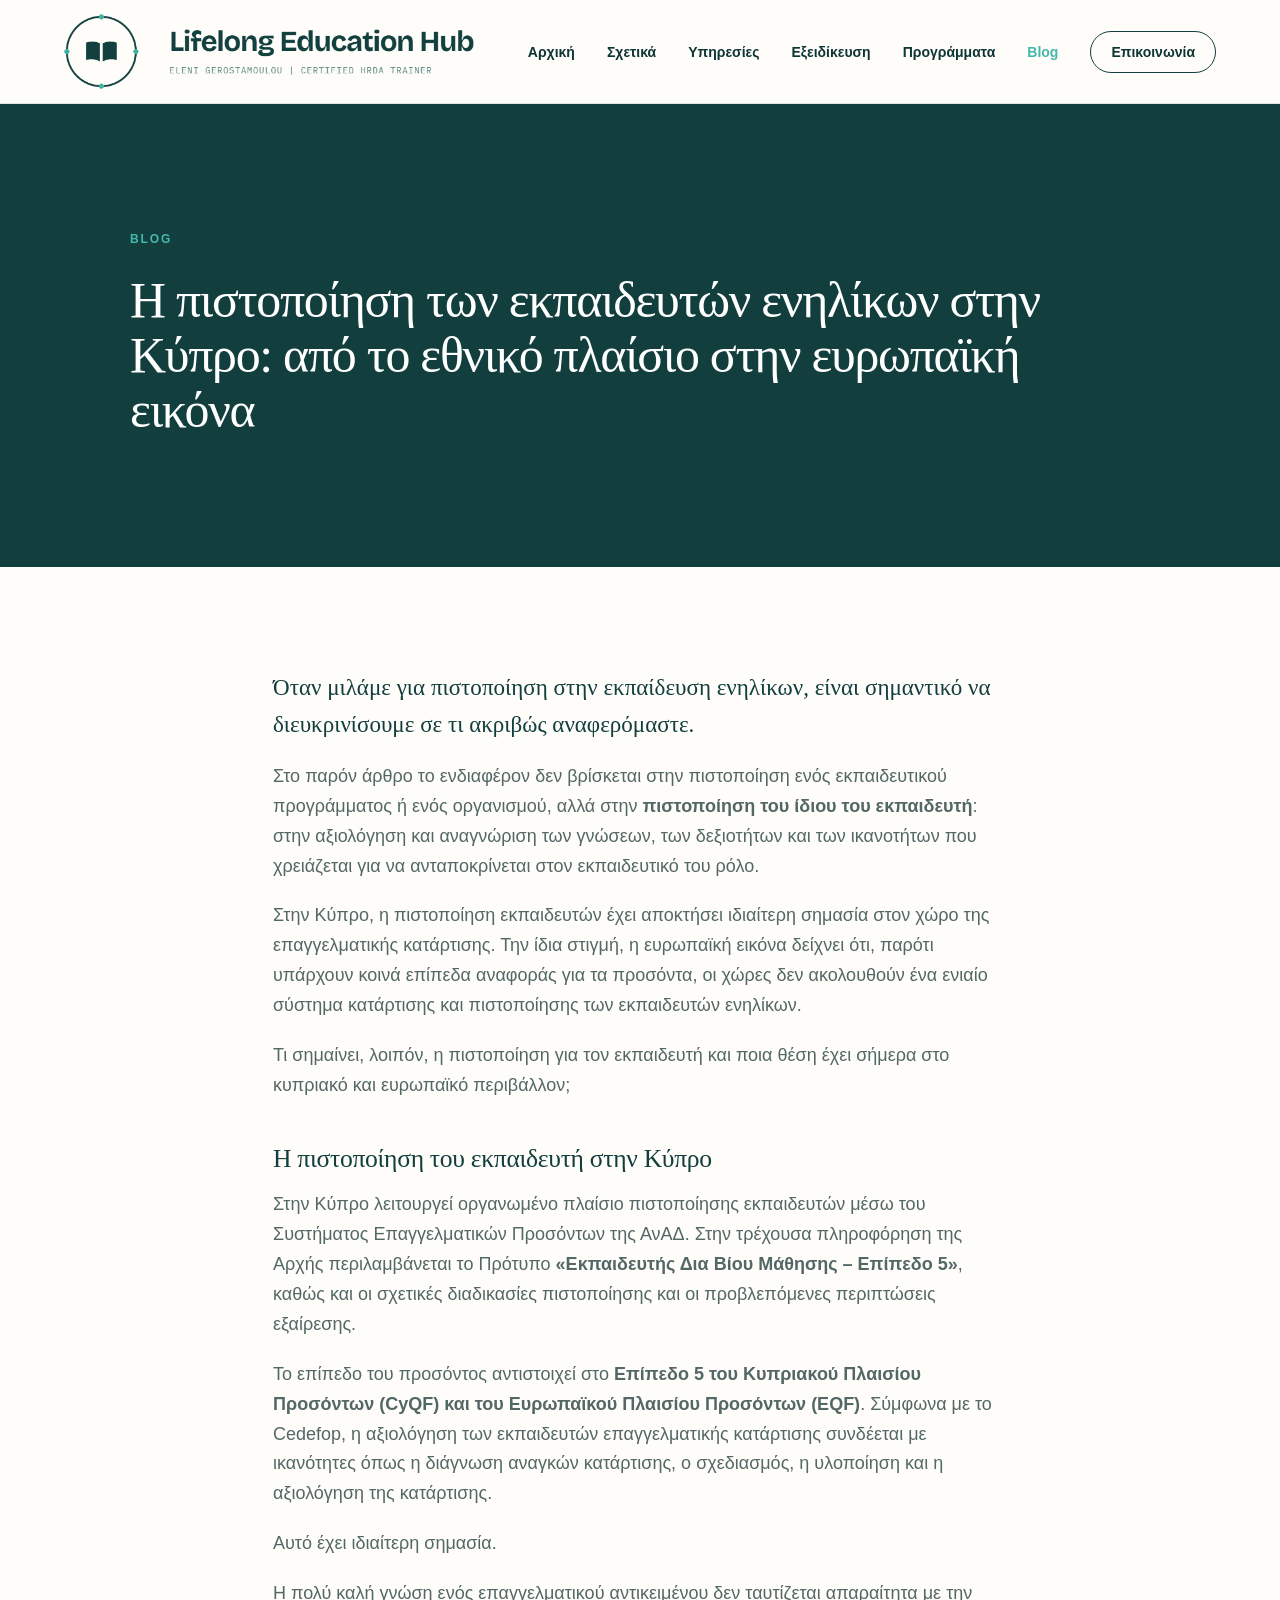
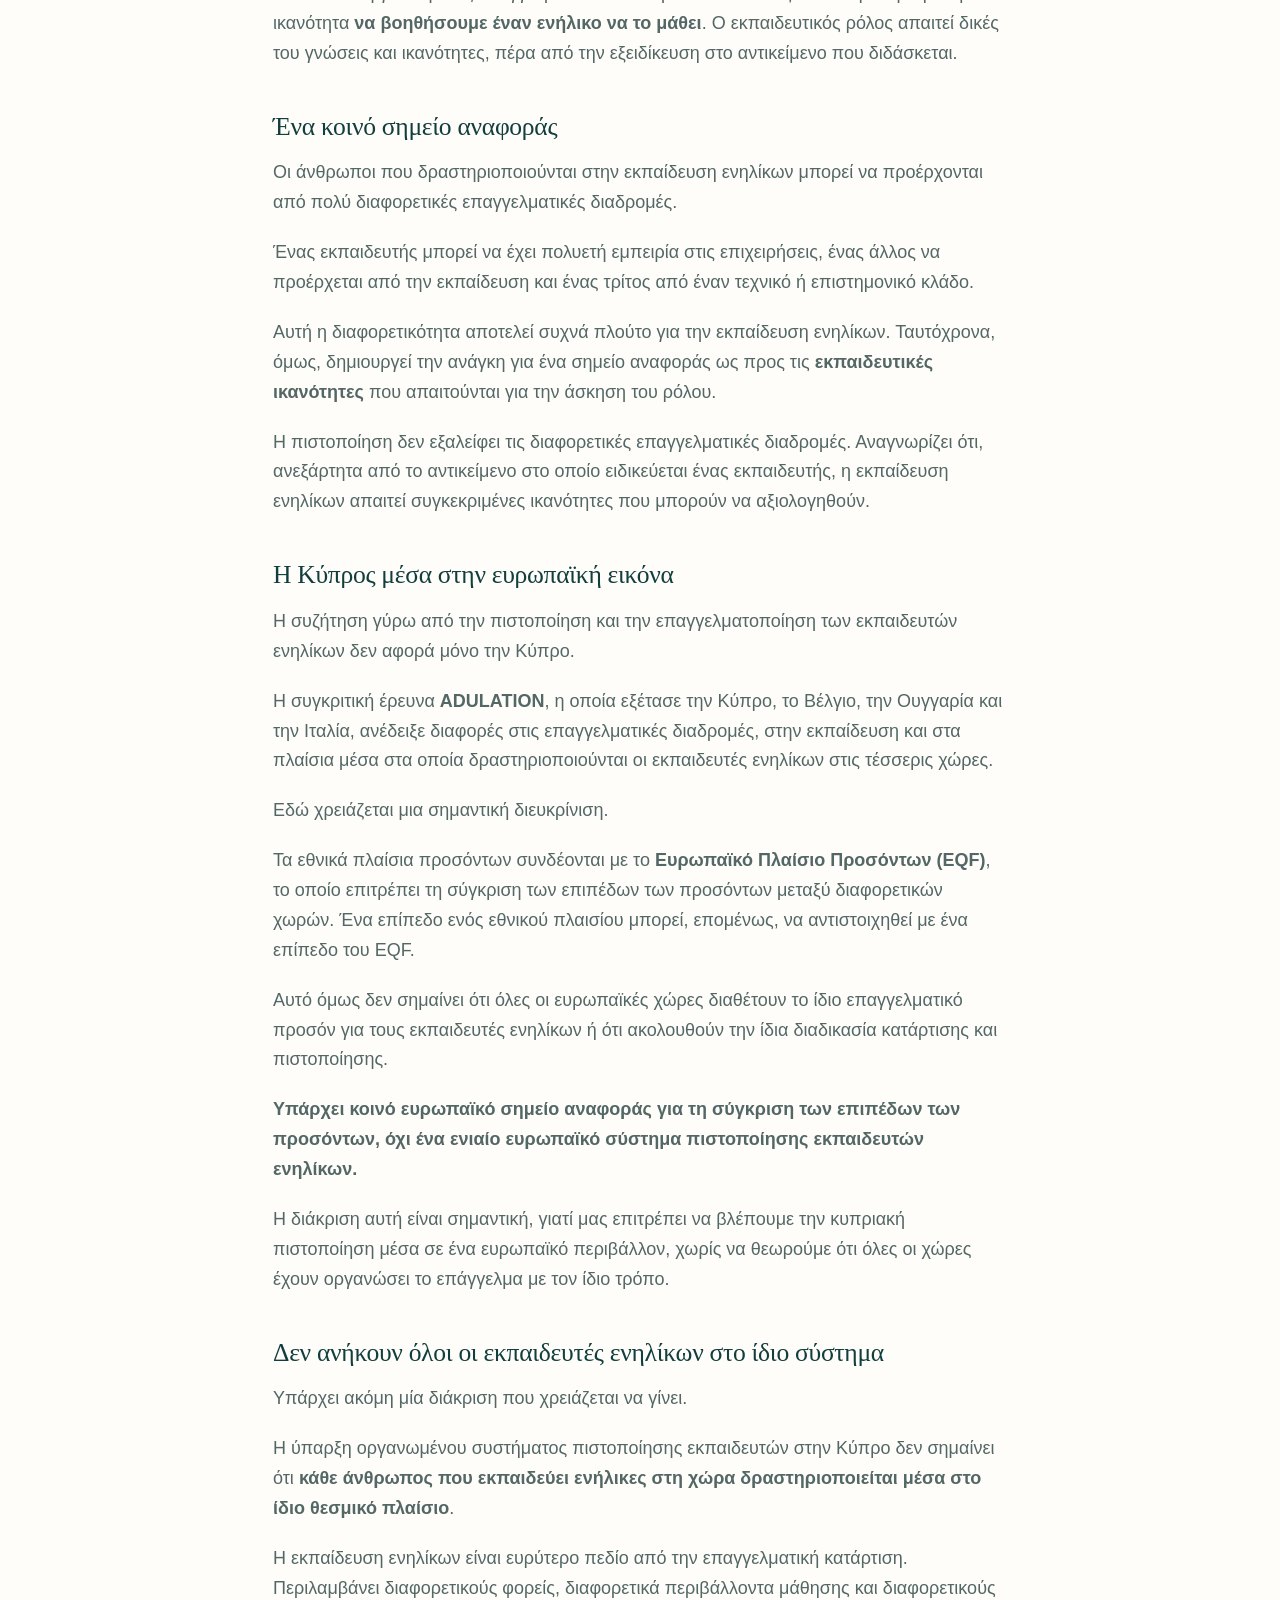
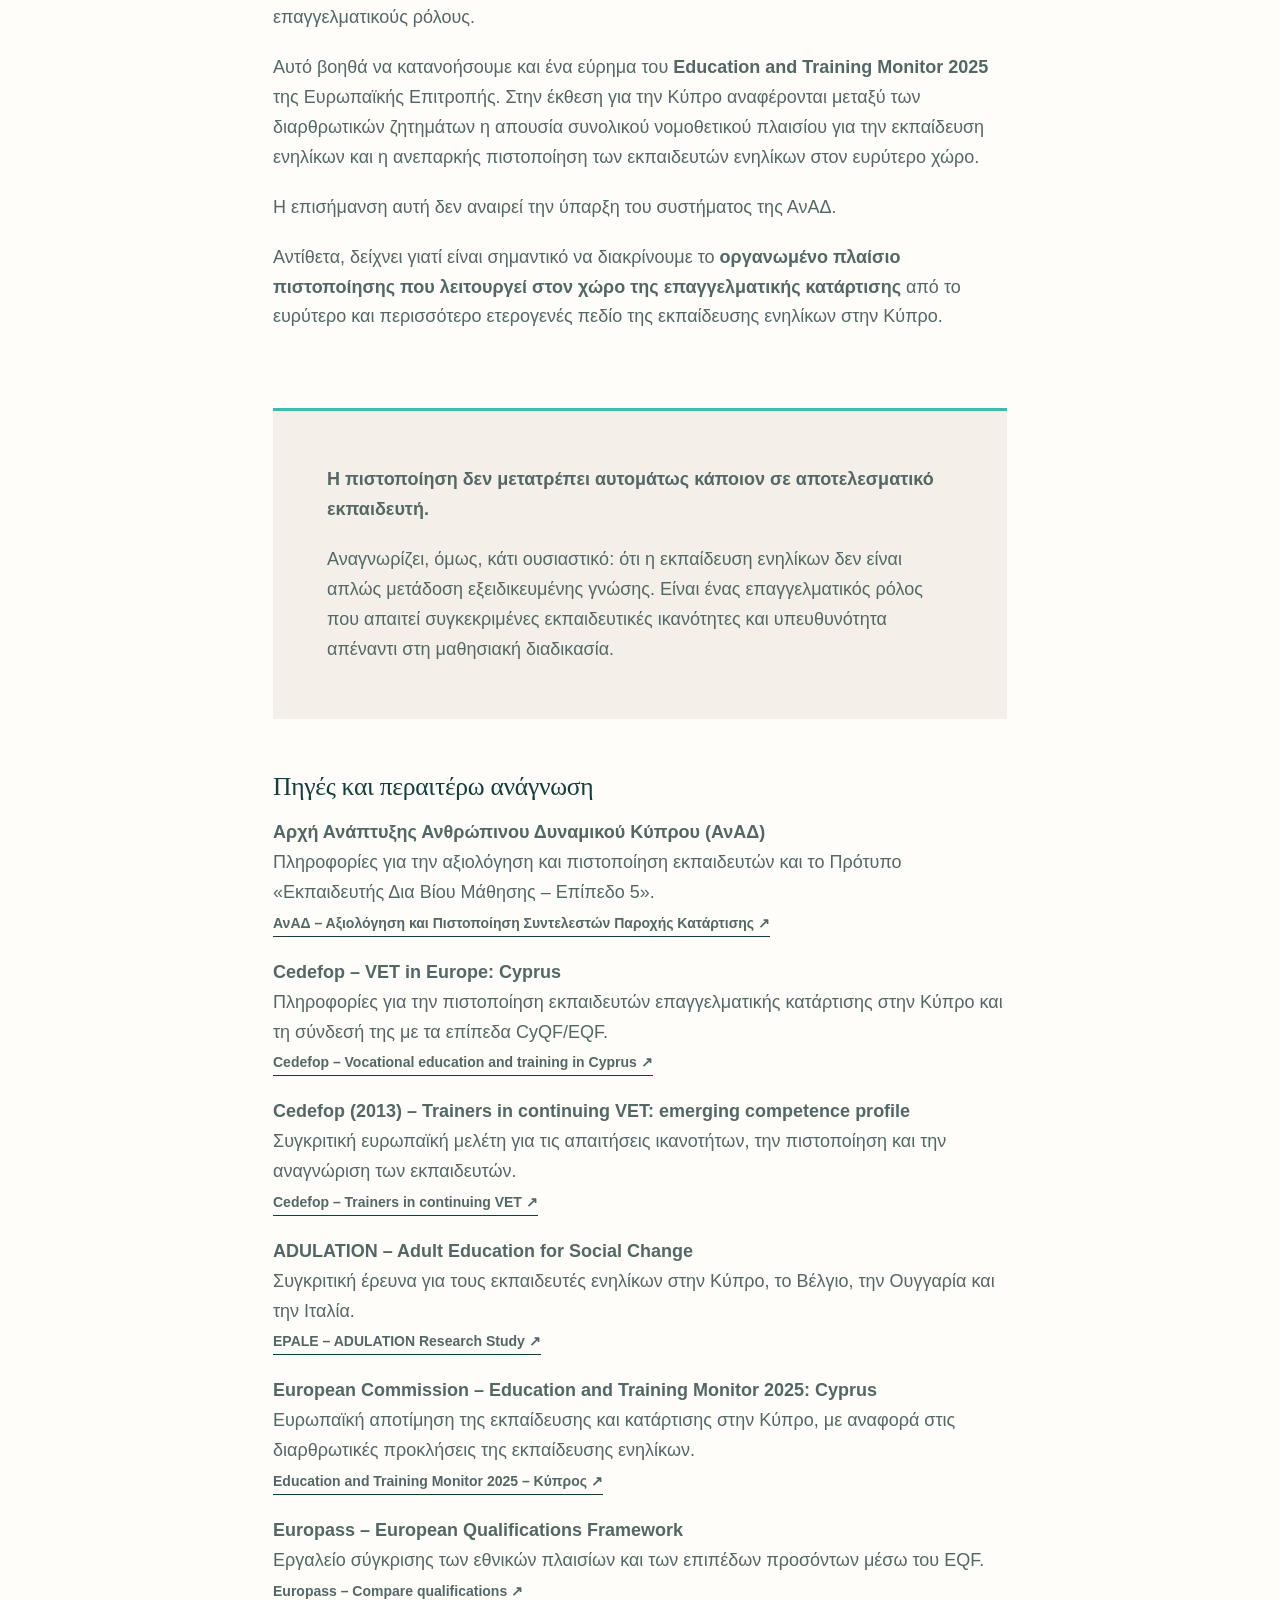
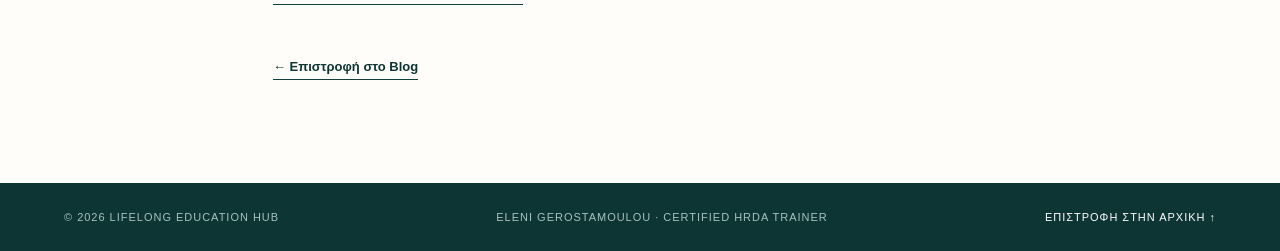
<file: trainer-certification-cyprus.html>
<!doctype html>
<html lang="el">
<head>
  <meta charset="utf-8">
  <meta name="viewport" content="width=device-width, initial-scale=1">
  <title>Η πιστοποίηση των εκπαιδευτών ενηλίκων στην Κύπρο: από το εθνικό πλαίσιο στην ευρωπαϊκή εικόνα | Lifelong Education Hub</title>
  <meta name="description" content="Η πιστοποίηση των εκπαιδευτών ενηλίκων στην Κύπρο, η σχέση CyQF–EQF και η κυπριακή προσέγγιση μέσα στην ευρωπαϊκή εικόνα.">
  <link rel="icon" href="favicon.png">
  <link rel="stylesheet" href="style.css">
</head>
<body class="article-page"><main>
  <header class="site-header">
    <a class="brand" href="index.html" aria-label="Lifelong Education Hub — Αρχική"><img src="logo-horizontal-dark.png" alt="Lifelong Education Hub"></a>
    <nav aria-label="Κύρια πλοήγηση"><a href="index.html#αρχική">Αρχική</a><a href="index.html#σχετικά">Σχετικά</a><a href="index.html#υπηρεσίες">Υπηρεσίες</a><a href="index.html#εξειδίκευση">Εξειδίκευση</a><a href="index.html#προγράμματα">Προγράμματα</a><a class="active" href="thoughts-practices.html">Blog</a><a class="nav-cta" href="index.html#επικοινωνία">Επικοινωνία</a></nav>
    <details class="mobile-menu"><summary>Μενού <span aria-hidden="true">☰</span></summary><ul><li><a href="index.html#αρχική">Αρχική</a></li><li><a href="index.html#σχετικά">Σχετικά</a></li><li><a href="index.html#υπηρεσίες">Υπηρεσίες</a></li><li><a href="index.html#εξειδίκευση">Εξειδίκευση</a></li><li><a href="index.html#προγράμματα">Προγράμματα</a></li><li><a href="thoughts-practices.html">Blog</a></li><li><a href="index.html#επικοινωνία">Επικοινωνία</a></li></ul></details>
  </header>

  <article>
    <header class="article-hero">
      <p class="journal-kicker">Blog</p>
      <h1>Η πιστοποίηση των εκπαιδευτών ενηλίκων στην Κύπρο: από το εθνικό πλαίσιο στην ευρωπαϊκή εικόνα</h1>
    </header>

    <div class="article-body">
      <p class="article-intro">Όταν μιλάμε για πιστοποίηση στην εκπαίδευση ενηλίκων, είναι σημαντικό να διευκρινίσουμε σε τι ακριβώς αναφερόμαστε.</p>
      <p>Στο παρόν άρθρο το ενδιαφέρον δεν βρίσκεται στην πιστοποίηση ενός εκπαιδευτικού προγράμματος ή ενός οργανισμού, αλλά στην <strong>πιστοποίηση του ίδιου του εκπαιδευτή</strong>: στην αξιολόγηση και αναγνώριση των γνώσεων, των δεξιοτήτων και των ικανοτήτων που χρειάζεται για να ανταποκρίνεται στον εκπαιδευτικό του ρόλο.</p>
      <p>Στην Κύπρο, η πιστοποίηση εκπαιδευτών έχει αποκτήσει ιδιαίτερη σημασία στον χώρο της επαγγελματικής κατάρτισης. Την ίδια στιγμή, η ευρωπαϊκή εικόνα δείχνει ότι, παρότι υπάρχουν κοινά επίπεδα αναφοράς για τα προσόντα, οι χώρες δεν ακολουθούν ένα ενιαίο σύστημα κατάρτισης και πιστοποίησης των εκπαιδευτών ενηλίκων.</p>
      <p>Τι σημαίνει, λοιπόν, η πιστοποίηση για τον εκπαιδευτή και ποια θέση έχει σήμερα στο κυπριακό και ευρωπαϊκό περιβάλλον;</p>

      <h2>Η πιστοποίηση του εκπαιδευτή στην Κύπρο</h2>
      <p>Στην Κύπρο λειτουργεί οργανωμένο πλαίσιο πιστοποίησης εκπαιδευτών μέσω του Συστήματος Επαγγελματικών Προσόντων της ΑνΑΔ. Στην τρέχουσα πληροφόρηση της Αρχής περιλαμβάνεται το Πρότυπο <strong>«Εκπαιδευτής Δια Βίου Μάθησης – Επίπεδο 5»</strong>, καθώς και οι σχετικές διαδικασίες πιστοποίησης και οι προβλεπόμενες περιπτώσεις εξαίρεσης.</p>
      <p>Το επίπεδο του προσόντος αντιστοιχεί στο <strong>Επίπεδο 5 του Κυπριακού Πλαισίου Προσόντων (CyQF) και του Ευρωπαϊκού Πλαισίου Προσόντων (EQF)</strong>. Σύμφωνα με το Cedefop, η αξιολόγηση των εκπαιδευτών επαγγελματικής κατάρτισης συνδέεται με ικανότητες όπως η διάγνωση αναγκών κατάρτισης, ο σχεδιασμός, η υλοποίηση και η αξιολόγηση της κατάρτισης.</p>
      <p>Αυτό έχει ιδιαίτερη σημασία.</p>
      <p>Η πολύ καλή γνώση ενός επαγγελματικού αντικειμένου δεν ταυτίζεται απαραίτητα με την ικανότητα <strong>να βοηθήσουμε έναν ενήλικο να το μάθει</strong>. Ο εκπαιδευτικός ρόλος απαιτεί δικές του γνώσεις και ικανότητες, πέρα από την εξειδίκευση στο αντικείμενο που διδάσκεται.</p>

      <h2>Ένα κοινό σημείο αναφοράς</h2>
      <p>Οι άνθρωποι που δραστηριοποιούνται στην εκπαίδευση ενηλίκων μπορεί να προέρχονται από πολύ διαφορετικές επαγγελματικές διαδρομές.</p>
      <p>Ένας εκπαιδευτής μπορεί να έχει πολυετή εμπειρία στις επιχειρήσεις, ένας άλλος να προέρχεται από την εκπαίδευση και ένας τρίτος από έναν τεχνικό ή επιστημονικό κλάδο.</p>
      <p>Αυτή η διαφορετικότητα αποτελεί συχνά πλούτο για την εκπαίδευση ενηλίκων. Ταυτόχρονα, όμως, δημιουργεί την ανάγκη για ένα σημείο αναφοράς ως προς τις <strong>εκπαιδευτικές ικανότητες</strong> που απαιτούνται για την άσκηση του ρόλου.</p>
      <p>Η πιστοποίηση δεν εξαλείφει τις διαφορετικές επαγγελματικές διαδρομές. Αναγνωρίζει ότι, ανεξάρτητα από το αντικείμενο στο οποίο ειδικεύεται ένας εκπαιδευτής, η εκπαίδευση ενηλίκων απαιτεί συγκεκριμένες ικανότητες που μπορούν να αξιολογηθούν.</p>

      <h2>Η Κύπρος μέσα στην ευρωπαϊκή εικόνα</h2>
      <p>Η συζήτηση γύρω από την πιστοποίηση και την επαγγελματοποίηση των εκπαιδευτών ενηλίκων δεν αφορά μόνο την Κύπρο.</p>
      <p>Η συγκριτική έρευνα <strong>ADULATION</strong>, η οποία εξέτασε την Κύπρο, το Βέλγιο, την Ουγγαρία και την Ιταλία, ανέδειξε διαφορές στις επαγγελματικές διαδρομές, στην εκπαίδευση και στα πλαίσια μέσα στα οποία δραστηριοποιούνται οι εκπαιδευτές ενηλίκων στις τέσσερις χώρες.</p>
      <p>Εδώ χρειάζεται μια σημαντική διευκρίνιση.</p>
      <p>Τα εθνικά πλαίσια προσόντων συνδέονται με το <strong>Ευρωπαϊκό Πλαίσιο Προσόντων (EQF)</strong>, το οποίο επιτρέπει τη σύγκριση των επιπέδων των προσόντων μεταξύ διαφορετικών χωρών. Ένα επίπεδο ενός εθνικού πλαισίου μπορεί, επομένως, να αντιστοιχηθεί με ένα επίπεδο του EQF.</p>
      <p>Αυτό όμως δεν σημαίνει ότι όλες οι ευρωπαϊκές χώρες διαθέτουν το ίδιο επαγγελματικό προσόν για τους εκπαιδευτές ενηλίκων ή ότι ακολουθούν την ίδια διαδικασία κατάρτισης και πιστοποίησης.</p>
      <p><strong>Υπάρχει κοινό ευρωπαϊκό σημείο αναφοράς για τη σύγκριση των επιπέδων των προσόντων, όχι ένα ενιαίο ευρωπαϊκό σύστημα πιστοποίησης εκπαιδευτών ενηλίκων.</strong></p>
      <p>Η διάκριση αυτή είναι σημαντική, γιατί μας επιτρέπει να βλέπουμε την κυπριακή πιστοποίηση μέσα σε ένα ευρωπαϊκό περιβάλλον, χωρίς να θεωρούμε ότι όλες οι χώρες έχουν οργανώσει το επάγγελμα με τον ίδιο τρόπο.</p>

      <h2>Δεν ανήκουν όλοι οι εκπαιδευτές ενηλίκων στο ίδιο σύστημα</h2>
      <p>Υπάρχει ακόμη μία διάκριση που χρειάζεται να γίνει.</p>
      <p>Η ύπαρξη οργανωμένου συστήματος πιστοποίησης εκπαιδευτών στην Κύπρο δεν σημαίνει ότι <strong>κάθε άνθρωπος που εκπαιδεύει ενήλικες στη χώρα δραστηριοποιείται μέσα στο ίδιο θεσμικό πλαίσιο</strong>.</p>
      <p>Η εκπαίδευση ενηλίκων είναι ευρύτερο πεδίο από την επαγγελματική κατάρτιση. Περιλαμβάνει διαφορετικούς φορείς, διαφορετικά περιβάλλοντα μάθησης και διαφορετικούς επαγγελματικούς ρόλους.</p>
      <p>Αυτό βοηθά να κατανοήσουμε και ένα εύρημα του <strong>Education and Training Monitor 2025</strong> της Ευρωπαϊκής Επιτροπής. Στην έκθεση για την Κύπρο αναφέρονται μεταξύ των διαρθρωτικών ζητημάτων η απουσία συνολικού νομοθετικού πλαισίου για την εκπαίδευση ενηλίκων και η ανεπαρκής πιστοποίηση των εκπαιδευτών ενηλίκων στον ευρύτερο χώρο.</p>
      <p>Η επισήμανση αυτή δεν αναιρεί την ύπαρξη του συστήματος της ΑνΑΔ.</p>
      <p>Αντίθετα, δείχνει γιατί είναι σημαντικό να διακρίνουμε το <strong>οργανωμένο πλαίσιο πιστοποίησης που λειτουργεί στον χώρο της επαγγελματικής κατάρτισης</strong> από το ευρύτερο και περισσότερο ετερογενές πεδίο της εκπαίδευσης ενηλίκων στην Κύπρο.</p>

      <aside class="article-takeaway">
        <p><strong>Η πιστοποίηση δεν μετατρέπει αυτομάτως κάποιον σε αποτελεσματικό εκπαιδευτή.</strong></p>
        <p>Αναγνωρίζει, όμως, κάτι ουσιαστικό: ότι η εκπαίδευση ενηλίκων δεν είναι απλώς μετάδοση εξειδικευμένης γνώσης. Είναι ένας επαγγελματικός ρόλος που απαιτεί συγκεκριμένες εκπαιδευτικές ικανότητες και υπευθυνότητα απέναντι στη μαθησιακή διαδικασία.</p>
      </aside>

      <h2>Πηγές και περαιτέρω ανάγνωση</h2>

      <p><strong>Αρχή Ανάπτυξης Ανθρώπινου Δυναμικού Κύπρου (ΑνΑΔ)</strong><br>
      Πληροφορίες για την αξιολόγηση και πιστοποίηση εκπαιδευτών και το Πρότυπο «Εκπαιδευτής Δια Βίου Μάθησης – Επίπεδο 5».<br>
      <a class="text-link" href="https://anad.org.cy/wps/portal/hrda/hrdaExternal/certification/certificationOfProviders/" target="_blank" rel="noopener noreferrer">ΑνΑΔ – Αξιολόγηση και Πιστοποίηση Συντελεστών Παροχής Κατάρτισης ↗</a></p>

      <p><strong>Cedefop – VET in Europe: Cyprus</strong><br>
      Πληροφορίες για την πιστοποίηση εκπαιδευτών επαγγελματικής κατάρτισης στην Κύπρο και τη σύνδεσή της με τα επίπεδα CyQF/EQF.<br>
      <a class="text-link" href="https://www.cedefop.europa.eu/en/tools/vet-in-europe/systems/cyprus-u3" target="_blank" rel="noopener noreferrer">Cedefop – Vocational education and training in Cyprus ↗</a></p>

      <p><strong>Cedefop (2013) – Trainers in continuing VET: emerging competence profile</strong><br>
      Συγκριτική ευρωπαϊκή μελέτη για τις απαιτήσεις ικανοτήτων, την πιστοποίηση και την αναγνώριση των εκπαιδευτών.<br>
      <a class="text-link" href="https://www.cedefop.europa.eu/en/publications/4126" target="_blank" rel="noopener noreferrer">Cedefop – Trainers in continuing VET ↗</a></p>

      <p><strong>ADULATION – Adult Education for Social Change</strong><br>
      Συγκριτική έρευνα για τους εκπαιδευτές ενηλίκων στην Κύπρο, το Βέλγιο, την Ουγγαρία και την Ιταλία.<br>
      <a class="text-link" href="https://epale.ec.europa.eu/en/blog/project-adulation-adult-education-social-change-political-dimension-work-adult-educators" target="_blank" rel="noopener noreferrer">EPALE – ADULATION Research Study ↗</a></p>

      <p><strong>European Commission – Education and Training Monitor 2025: Cyprus</strong><br>
      Ευρωπαϊκή αποτίμηση της εκπαίδευσης και κατάρτισης στην Κύπρο, με αναφορά στις διαρθρωτικές προκλήσεις της εκπαίδευσης ενηλίκων.<br>
      <a class="text-link" href="https://op.europa.eu/webpub/eac/education-and-training-monitor/el/country-reports/cyprus.html" target="_blank" rel="noopener noreferrer">Education and Training Monitor 2025 – Κύπρος ↗</a></p>

      <p><strong>Europass – European Qualifications Framework</strong><br>
      Εργαλείο σύγκρισης των εθνικών πλαισίων και των επιπέδων προσόντων μέσω του EQF.<br>
      <a class="text-link" href="https://europass.europa.eu/en/compare-qualifications" target="_blank" rel="noopener noreferrer">Europass – Compare qualifications ↗</a></p>

      <a class="back-link" href="thoughts-practices.html">← Επιστροφή στο Blog</a>
    </div>
  </article>

  <footer><p>© 2026 Lifelong Education Hub</p><p>Eleni Gerostamoulou · Certified HRDA Trainer</p><a href="index.html">Επιστροφή στην αρχική ↑</a></footer>
</main></body>
</html>
</file>
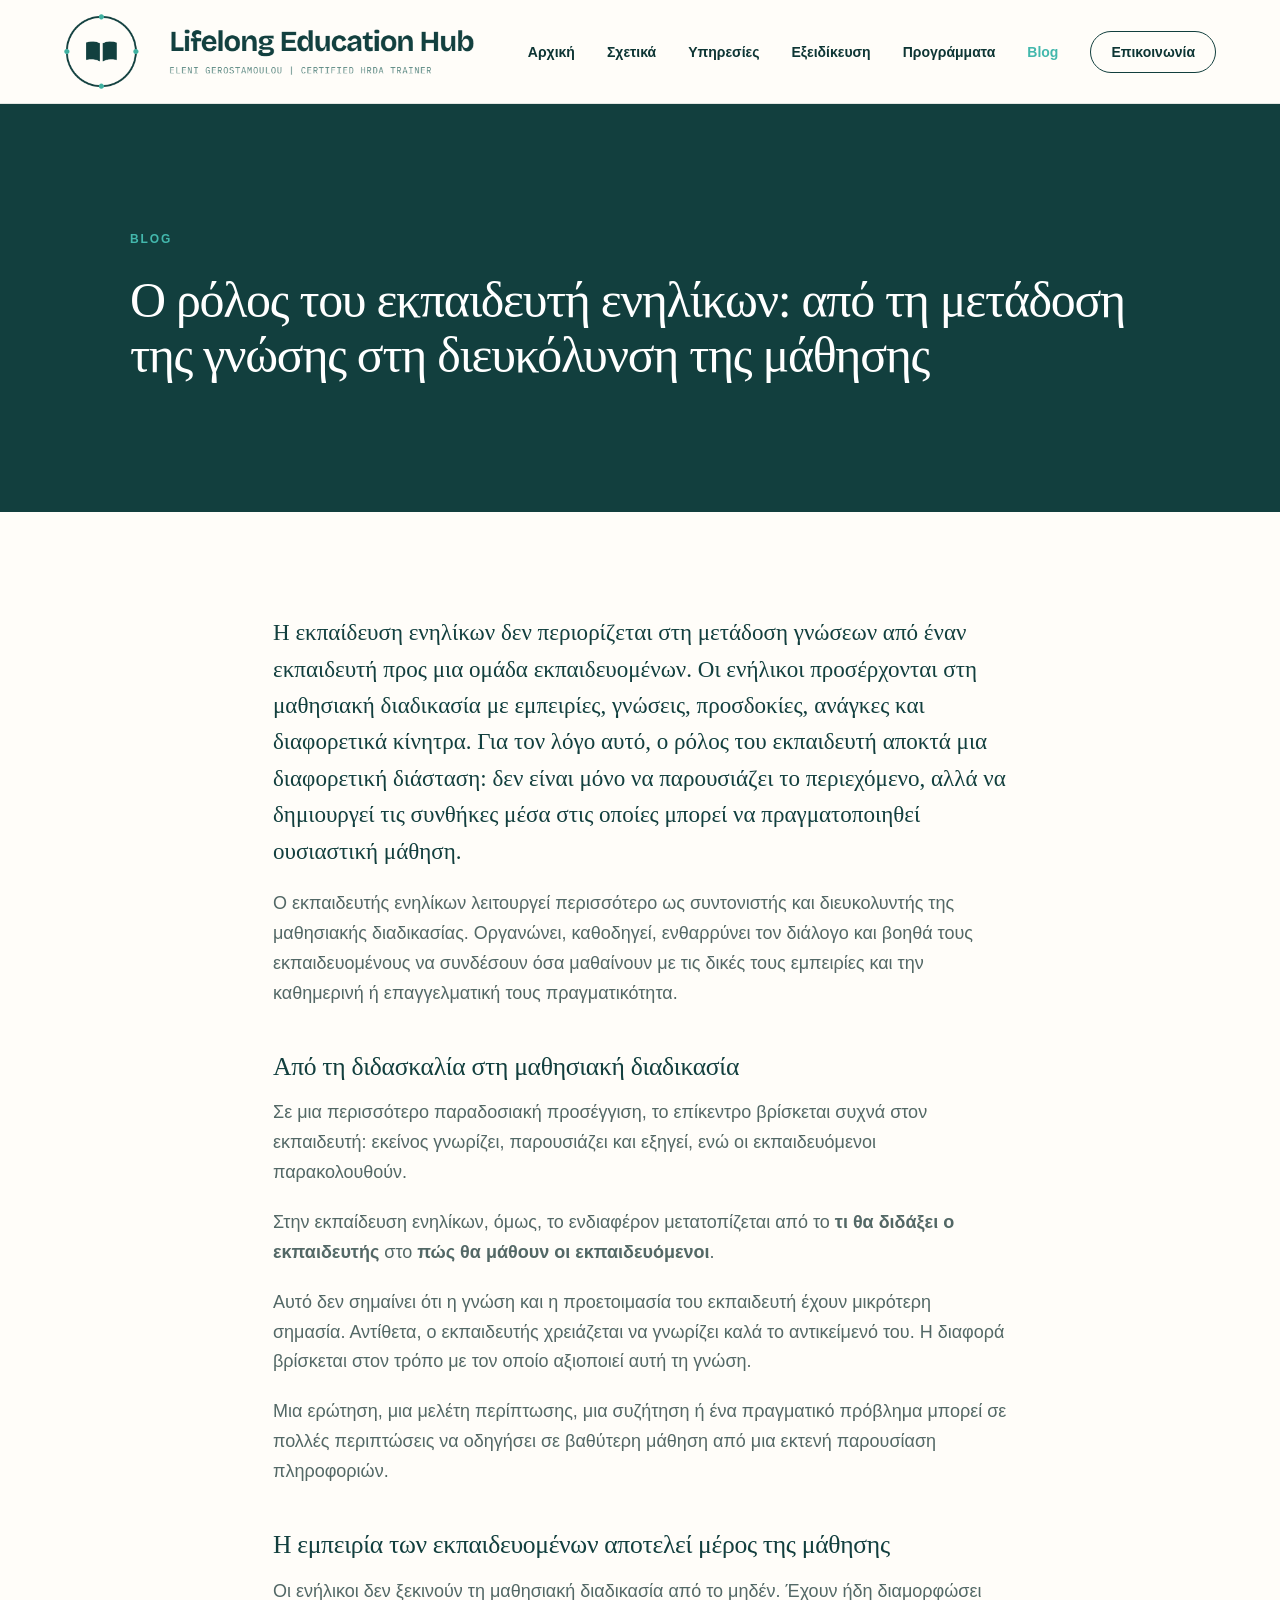
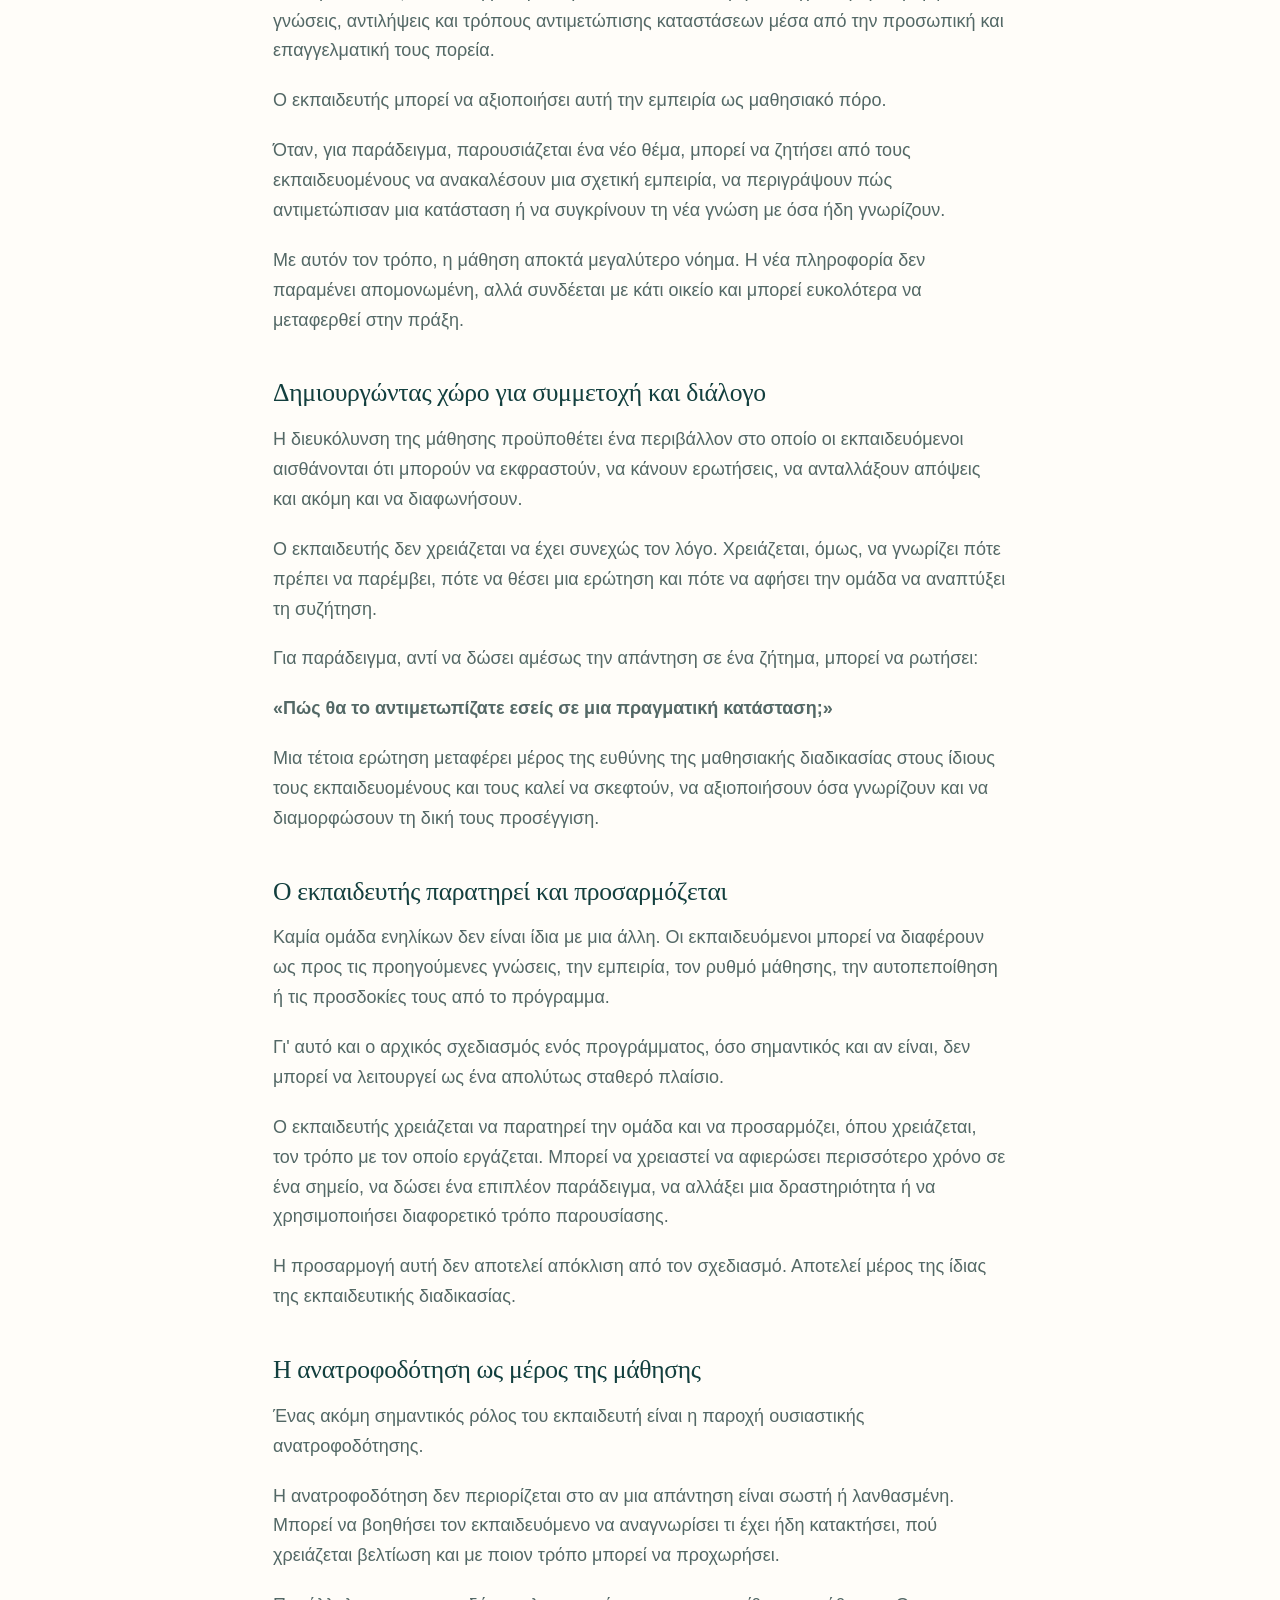
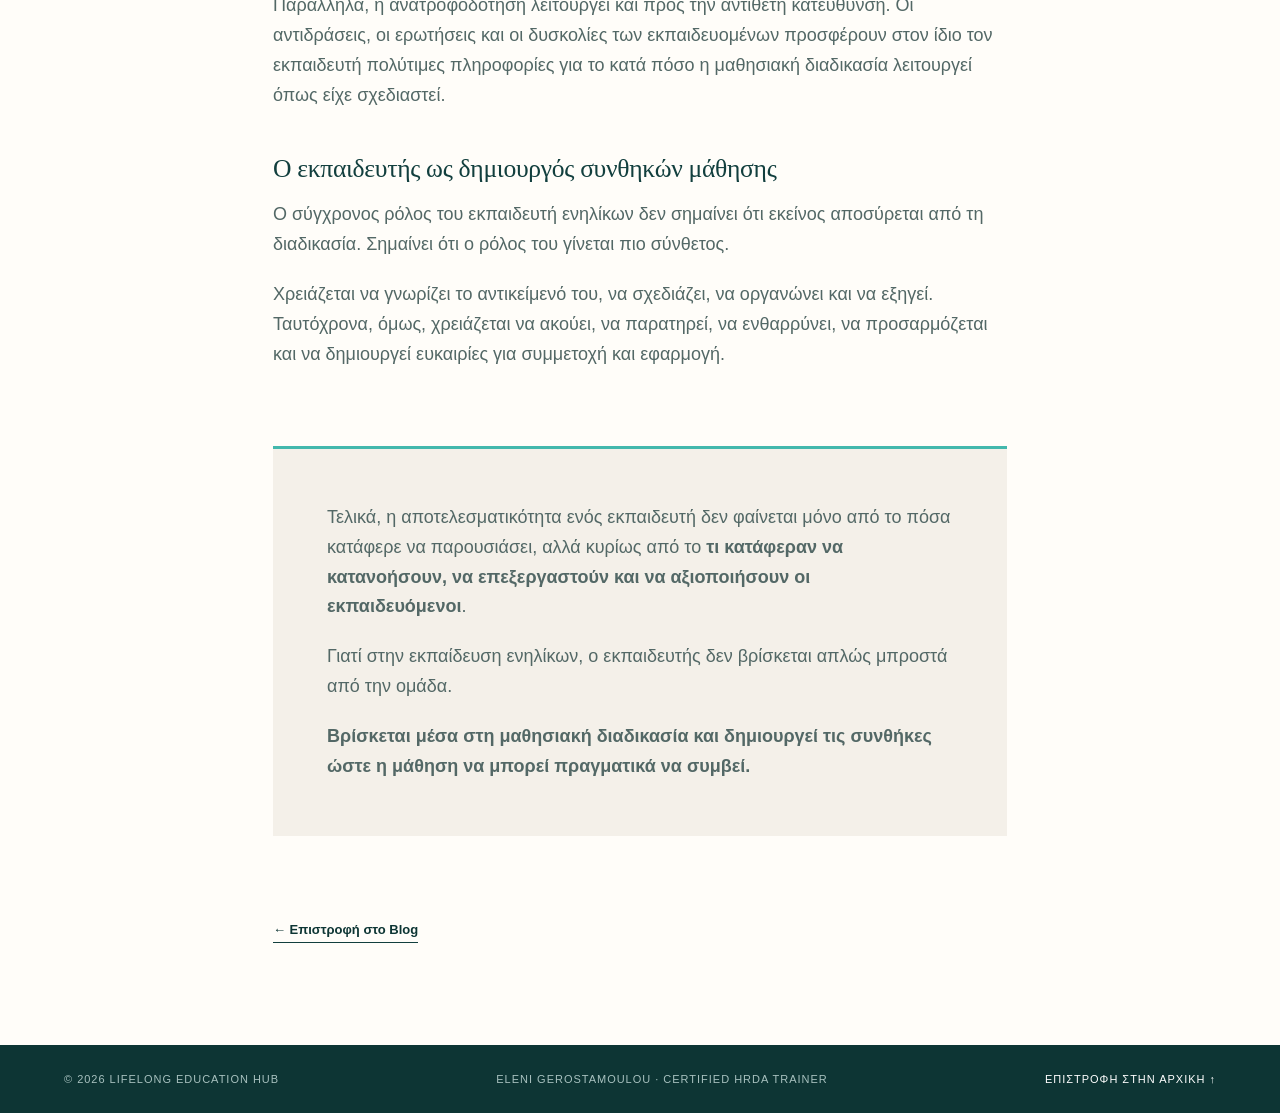
<file: trainer-role.html>
<!doctype html>
<html lang="el">
<head>
  <meta charset="utf-8">
  <meta name="viewport" content="width=device-width, initial-scale=1">
  <title>Ο ρόλος του εκπαιδευτή ενηλίκων: από τη μετάδοση της γνώσης στη διευκόλυνση της μάθησης | Lifelong Education Hub</title>
  <meta name="description" content="Ο ρόλος του εκπαιδευτή ενηλίκων ως συντονιστή και διευκολυντή μιας μαθησιακής διαδικασίας που αξιοποιεί την εμπειρία, τον διάλογο και την ανατροφοδότηση.">
  <link rel="icon" href="favicon.png">
  <link rel="stylesheet" href="style.css">
</head>
<body class="article-page"><main>
  <header class="site-header">
    <a class="brand" href="index.html" aria-label="Lifelong Education Hub — Αρχική"><img src="logo-horizontal-dark.png" alt="Lifelong Education Hub"></a>
    <nav aria-label="Κύρια πλοήγηση"><a href="index.html#αρχική">Αρχική</a><a href="index.html#σχετικά">Σχετικά</a><a href="index.html#υπηρεσίες">Υπηρεσίες</a><a href="index.html#εξειδίκευση">Εξειδίκευση</a><a href="index.html#προγράμματα">Προγράμματα</a><a class="active" href="thoughts-practices.html">Blog</a><a class="nav-cta" href="index.html#επικοινωνία">Επικοινωνία</a></nav>
    <details class="mobile-menu"><summary>Μενού <span aria-hidden="true">☰</span></summary><ul><li><a href="index.html#αρχική">Αρχική</a></li><li><a href="index.html#σχετικά">Σχετικά</a></li><li><a href="index.html#υπηρεσίες">Υπηρεσίες</a></li><li><a href="index.html#εξειδίκευση">Εξειδίκευση</a></li><li><a href="index.html#προγράμματα">Προγράμματα</a></li><li><a href="thoughts-practices.html">Blog</a></li><li><a href="index.html#επικοινωνία">Επικοινωνία</a></li></ul></details>
  </header>
  <article>
    <header class="article-hero">
      <p class="journal-kicker">Blog</p>
      <h1>Ο ρόλος του εκπαιδευτή ενηλίκων: από τη μετάδοση της γνώσης στη διευκόλυνση της μάθησης</h1>
    </header>
    <div class="article-body">
      <p class="article-intro">Η εκπαίδευση ενηλίκων δεν περιορίζεται στη μετάδοση γνώσεων από έναν εκπαιδευτή προς μια ομάδα εκπαιδευομένων. Οι ενήλικοι προσέρχονται στη μαθησιακή διαδικασία με εμπειρίες, γνώσεις, προσδοκίες, ανάγκες και διαφορετικά κίνητρα. Για τον λόγο αυτό, ο ρόλος του εκπαιδευτή αποκτά μια διαφορετική διάσταση: δεν είναι μόνο να παρουσιάζει το περιεχόμενο, αλλά να δημιουργεί τις συνθήκες μέσα στις οποίες μπορεί να πραγματοποιηθεί ουσιαστική μάθηση.</p>
      <p>Ο εκπαιδευτής ενηλίκων λειτουργεί περισσότερο ως συντονιστής και διευκολυντής της μαθησιακής διαδικασίας. Οργανώνει, καθοδηγεί, ενθαρρύνει τον διάλογο και βοηθά τους εκπαιδευομένους να συνδέσουν όσα μαθαίνουν με τις δικές τους εμπειρίες και την καθημερινή ή επαγγελματική τους πραγματικότητα.</p>

      <h2>Από τη διδασκαλία στη μαθησιακή διαδικασία</h2>
      <p>Σε μια περισσότερο παραδοσιακή προσέγγιση, το επίκεντρο βρίσκεται συχνά στον εκπαιδευτή: εκείνος γνωρίζει, παρουσιάζει και εξηγεί, ενώ οι εκπαιδευόμενοι παρακολουθούν.</p>
      <p>Στην εκπαίδευση ενηλίκων, όμως, το ενδιαφέρον μετατοπίζεται από το <strong>τι θα διδάξει ο εκπαιδευτής</strong> στο <strong>πώς θα μάθουν οι εκπαιδευόμενοι</strong>.</p>
      <p>Αυτό δεν σημαίνει ότι η γνώση και η προετοιμασία του εκπαιδευτή έχουν μικρότερη σημασία. Αντίθετα, ο εκπαιδευτής χρειάζεται να γνωρίζει καλά το αντικείμενό του. Η διαφορά βρίσκεται στον τρόπο με τον οποίο αξιοποιεί αυτή τη γνώση.</p>
      <p>Μια ερώτηση, μια μελέτη περίπτωσης, μια συζήτηση ή ένα πραγματικό πρόβλημα μπορεί σε πολλές περιπτώσεις να οδηγήσει σε βαθύτερη μάθηση από μια εκτενή παρουσίαση πληροφοριών.</p>

      <h2>Η εμπειρία των εκπαιδευομένων αποτελεί μέρος της μάθησης</h2>
      <p>Οι ενήλικοι δεν ξεκινούν τη μαθησιακή διαδικασία από το μηδέν. Έχουν ήδη διαμορφώσει γνώσεις, αντιλήψεις και τρόπους αντιμετώπισης καταστάσεων μέσα από την προσωπική και επαγγελματική τους πορεία.</p>
      <p>Ο εκπαιδευτής μπορεί να αξιοποιήσει αυτή την εμπειρία ως μαθησιακό πόρο.</p>
      <p>Όταν, για παράδειγμα, παρουσιάζεται ένα νέο θέμα, μπορεί να ζητήσει από τους εκπαιδευομένους να ανακαλέσουν μια σχετική εμπειρία, να περιγράψουν πώς αντιμετώπισαν μια κατάσταση ή να συγκρίνουν τη νέα γνώση με όσα ήδη γνωρίζουν.</p>
      <p>Με αυτόν τον τρόπο, η μάθηση αποκτά μεγαλύτερο νόημα. Η νέα πληροφορία δεν παραμένει απομονωμένη, αλλά συνδέεται με κάτι οικείο και μπορεί ευκολότερα να μεταφερθεί στην πράξη.</p>

      <h2>Δημιουργώντας χώρο για συμμετοχή και διάλογο</h2>
      <p>Η διευκόλυνση της μάθησης προϋποθέτει ένα περιβάλλον στο οποίο οι εκπαιδευόμενοι αισθάνονται ότι μπορούν να εκφραστούν, να κάνουν ερωτήσεις, να ανταλλάξουν απόψεις και ακόμη και να διαφωνήσουν.</p>
      <p>Ο εκπαιδευτής δεν χρειάζεται να έχει συνεχώς τον λόγο. Χρειάζεται, όμως, να γνωρίζει πότε πρέπει να παρέμβει, πότε να θέσει μια ερώτηση και πότε να αφήσει την ομάδα να αναπτύξει τη συζήτηση.</p>
      <p>Για παράδειγμα, αντί να δώσει αμέσως την απάντηση σε ένα ζήτημα, μπορεί να ρωτήσει:</p>
      <p><strong>«Πώς θα το αντιμετωπίζατε εσείς σε μια πραγματική κατάσταση;»</strong></p>
      <p>Μια τέτοια ερώτηση μεταφέρει μέρος της ευθύνης της μαθησιακής διαδικασίας στους ίδιους τους εκπαιδευομένους και τους καλεί να σκεφτούν, να αξιοποιήσουν όσα γνωρίζουν και να διαμορφώσουν τη δική τους προσέγγιση.</p>

      <h2>Ο εκπαιδευτής παρατηρεί και προσαρμόζεται</h2>
      <p>Καμία ομάδα ενηλίκων δεν είναι ίδια με μια άλλη. Οι εκπαιδευόμενοι μπορεί να διαφέρουν ως προς τις προηγούμενες γνώσεις, την εμπειρία, τον ρυθμό μάθησης, την αυτοπεποίθηση ή τις προσδοκίες τους από το πρόγραμμα.</p>
      <p>Γι' αυτό και ο αρχικός σχεδιασμός ενός προγράμματος, όσο σημαντικός και αν είναι, δεν μπορεί να λειτουργεί ως ένα απολύτως σταθερό πλαίσιο.</p>
      <p>Ο εκπαιδευτής χρειάζεται να παρατηρεί την ομάδα και να προσαρμόζει, όπου χρειάζεται, τον τρόπο με τον οποίο εργάζεται. Μπορεί να χρειαστεί να αφιερώσει περισσότερο χρόνο σε ένα σημείο, να δώσει ένα επιπλέον παράδειγμα, να αλλάξει μια δραστηριότητα ή να χρησιμοποιήσει διαφορετικό τρόπο παρουσίασης.</p>
      <p>Η προσαρμογή αυτή δεν αποτελεί απόκλιση από τον σχεδιασμό. Αποτελεί μέρος της ίδιας της εκπαιδευτικής διαδικασίας.</p>

      <h2>Η ανατροφοδότηση ως μέρος της μάθησης</h2>
      <p>Ένας ακόμη σημαντικός ρόλος του εκπαιδευτή είναι η παροχή ουσιαστικής ανατροφοδότησης.</p>
      <p>Η ανατροφοδότηση δεν περιορίζεται στο αν μια απάντηση είναι σωστή ή λανθασμένη. Μπορεί να βοηθήσει τον εκπαιδευόμενο να αναγνωρίσει τι έχει ήδη κατακτήσει, πού χρειάζεται βελτίωση και με ποιον τρόπο μπορεί να προχωρήσει.</p>
      <p>Παράλληλα, η ανατροφοδότηση λειτουργεί και προς την αντίθετη κατεύθυνση. Οι αντιδράσεις, οι ερωτήσεις και οι δυσκολίες των εκπαιδευομένων προσφέρουν στον ίδιο τον εκπαιδευτή πολύτιμες πληροφορίες για το κατά πόσο η μαθησιακή διαδικασία λειτουργεί όπως είχε σχεδιαστεί.</p>

      <h2>Ο εκπαιδευτής ως δημιουργός συνθηκών μάθησης</h2>
      <p>Ο σύγχρονος ρόλος του εκπαιδευτή ενηλίκων δεν σημαίνει ότι εκείνος αποσύρεται από τη διαδικασία. Σημαίνει ότι ο ρόλος του γίνεται πιο σύνθετος.</p>
      <p>Χρειάζεται να γνωρίζει το αντικείμενό του, να σχεδιάζει, να οργανώνει και να εξηγεί. Ταυτόχρονα, όμως, χρειάζεται να ακούει, να παρατηρεί, να ενθαρρύνει, να προσαρμόζεται και να δημιουργεί ευκαιρίες για συμμετοχή και εφαρμογή.</p>

      <aside class="article-takeaway">
        <p>Τελικά, η αποτελεσματικότητα ενός εκπαιδευτή δεν φαίνεται μόνο από το πόσα κατάφερε να παρουσιάσει, αλλά κυρίως από το <strong>τι κατάφεραν να κατανοήσουν, να επεξεργαστούν και να αξιοποιήσουν οι εκπαιδευόμενοι</strong>.</p>
        <p>Γιατί στην εκπαίδευση ενηλίκων, ο εκπαιδευτής δεν βρίσκεται απλώς μπροστά από την ομάδα.</p>
        <p><strong>Βρίσκεται μέσα στη μαθησιακή διαδικασία και δημιουργεί τις συνθήκες ώστε η μάθηση να μπορεί πραγματικά να συμβεί.</strong></p>
      </aside>
      <a class="back-link" href="thoughts-practices.html">← Επιστροφή στο Blog</a>
    </div>
  </article>
  <footer><p>© 2026 Lifelong Education Hub</p><p>Eleni Gerostamoulou · Certified HRDA Trainer</p><a href="index.html">Επιστροφή στην αρχική ↑</a></footer>
</main></body>
</html>
</file>
<file: style.css>
:root{--ink:#123f3e;--deep:#0d3534;--aqua:#43b8ad;--cream:#f4f0e9;--paper:#fffdf9;--muted:#627372;--line:#d8dfda}*{box-sizing:border-box}html{scroll-behavior:smooth}body{margin:0;background:var(--paper);color:var(--deep);font-family:Arial,Helvetica,sans-serif}a{color:inherit;text-decoration:none}img{display:block;max-width:100%}.mobile-menu{display:none}
.site-header{height:92px;padding:0 clamp(24px,5vw,78px);display:flex;align-items:center;justify-content:space-between;background:rgba(255,253,249,.94);border-bottom:1px solid rgba(18,63,62,.12);position:sticky;top:0;z-index:20;backdrop-filter:blur(14px)}.brand img{width:clamp(250px,27vw,380px);height:64px;object-fit:contain;object-position:left center}nav{display:flex;align-items:center;gap:clamp(18px,2.5vw,42px);font-size:14px;font-weight:700}nav a{padding:12px 0;transition:color .2s}nav a:hover{color:var(--aqua)}.nav-cta{border:1px solid var(--ink);padding:12px 20px!important;border-radius:999px}.nav-cta:hover{background:var(--ink);color:#fff}
.hero{min-height:calc(100vh - 92px);display:grid;grid-template-columns:1.08fr .92fr;overflow:hidden}.hero-copy{padding:clamp(64px,9vw,130px) clamp(32px,7vw,110px);align-self:center}.eyebrow,.section-label{display:flex;align-items:center;gap:12px;color:var(--muted);font-size:12px;font-weight:800;letter-spacing:.18em;text-transform:uppercase}.eyebrow span{width:34px;height:2px;background:var(--aqua)}.hero h1{max-width:720px;margin:24px 0;font-family:Georgia,'Times New Roman',serif;font-size:clamp(58px,7.2vw,112px);line-height:.92;letter-spacing:-.055em;font-weight:400}.hero-lead{max-width:620px;margin:0;color:#536866;font-size:clamp(17px,1.4vw,21px);line-height:1.65}.hero-actions{margin-top:42px;display:flex;align-items:center;gap:30px;flex-wrap:wrap}.button{display:inline-flex;padding:17px 25px;border-radius:999px;font-size:14px;font-weight:800}.button-primary{background:var(--ink);color:#fff;transition:transform .2s,background .2s}.button-primary:hover{transform:translateY(-2px);background:#195351}.text-link{font-size:14px;font-weight:800;border-bottom:1px solid var(--ink);padding-bottom:5px}.credential-line{margin-top:clamp(60px,8vw,105px);display:flex;align-items:center;gap:16px}.credential-line img{width:44px;height:44px;object-fit:contain}.credential-line p{margin:0;color:var(--muted);font-size:12px;line-height:1.6;text-transform:uppercase;letter-spacing:.08em}.credential-line strong{color:var(--ink)}
.hero-portrait{position:relative;background:var(--cream);min-height:720px;display:flex;align-items:end;justify-content:center}.hero-portrait:before{content:"";position:absolute;width:68%;aspect-ratio:1;border:1px solid rgba(18,63,62,.25);border-radius:50%;top:11%;right:8%}.hero-portrait:after{content:"";position:absolute;width:12px;height:12px;background:var(--aqua);border-radius:50%;top:20%;left:18%;box-shadow:0 310px 0 var(--aqua)}.portrait-frame{width:100%;height:92%;position:relative;z-index:1;overflow:hidden}.portrait-frame img{width:100%;height:100%;object-fit:cover;object-position:59% center}.portrait-note{position:absolute;z-index:2;bottom:28px;left:28px;right:28px;padding:17px 20px;background:rgba(255,253,249,.92);display:flex;justify-content:space-between;gap:14px;color:var(--ink);font-size:11px;font-weight:800;text-transform:uppercase;letter-spacing:.12em}
.intro-strip{min-height:108px;padding:24px;display:flex;align-items:center;justify-content:center;gap:clamp(22px,4vw,72px);background:var(--aqua);color:var(--deep)}.intro-strip p{margin:0;font-family:Georgia,serif;font-size:clamp(20px,2.2vw,34px)}.intro-strip i{width:7px;height:7px;background:var(--paper);border-radius:50%}.section{padding:clamp(90px,11vw,165px) clamp(28px,7vw,110px)}.section-label span{color:var(--aqua)}
.about-grid{margin-top:55px;display:grid;grid-template-columns:1fr 1fr;gap:clamp(60px,9vw,150px)}.about h2,.services h2,.expertise h2{margin:0;font-family:Georgia,'Times New Roman',serif;font-size:clamp(36px,4.2vw,54px);line-height:1.08;font-weight:400;letter-spacing:-.03em}.contact h2{margin:0;font-family:Georgia,'Times New Roman',serif;font-size:clamp(36px,4.2vw,62px);line-height:1.08;font-weight:400;letter-spacing:-.03em}.about-copy>p{margin:0 0 24px;color:#536866;font-size:17px;line-height:1.8}.qualifications{margin-top:48px;border-top:1px solid var(--line)}.qualifications div{display:grid;grid-template-columns:130px 1fr;gap:20px;padding:24px 0;border-bottom:1px solid var(--line)}.qualifications strong{font-size:12px;color:var(--aqua);text-transform:uppercase;letter-spacing:.12em}.qualifications span{font-size:14px;line-height:1.6}
.services{background:var(--ink);color:#fff}.section-label.light{color:#a8c1bf}.services-heading{margin-top:55px;display:grid;grid-template-columns:1.3fr .7fr;gap:60px;align-items:end}.services-heading p{max-width:430px;margin:0 0 8px;color:#b9cdcb;font-size:16px;line-height:1.7}.service-grid{margin-top:75px;display:grid;grid-template-columns:repeat(3,1fr);border-top:1px solid rgba(255,255,255,.22)}.service-grid article{min-height:390px;padding:34px clamp(20px,2.7vw,42px) 30px;border-right:1px solid rgba(255,255,255,.22);display:flex;flex-direction:column}.service-grid article:first-child{padding-left:0}.service-grid article:last-child{border-right:0;padding-right:0}.service-number{color:var(--aqua);font-size:12px;letter-spacing:.14em}.service-grid h3{margin:26px 0 22px;font-family:Georgia,serif;font-size:clamp(25px,2.4vw,35px);line-height:1.15;font-weight:400}.service-grid p{margin:0;color:#b9cdcb;line-height:1.75;font-size:15px}.service-grid a{margin-top:auto;width:max-content;border-bottom:1px solid var(--aqua);padding-bottom:5px;font-size:13px;font-weight:800}
.expertise{background:var(--cream)}.expertise-grid{margin-top:60px;display:grid;grid-template-columns:.9fr 1.1fr;gap:clamp(60px,10vw,160px)}.expertise-grid>div>p{max-width:480px;color:var(--muted);font-size:17px;line-height:1.7}.expertise-list{margin:0;padding:0;list-style:none;border-top:1px solid rgba(18,63,62,.25)}.expertise-list li{padding:24px 0;border-bottom:1px solid rgba(18,63,62,.25);font-family:Georgia,serif;font-size:clamp(20px,2vw,28px)}
.contact{padding:clamp(100px,12vw,180px) 28px;background:var(--aqua);color:var(--deep);text-align:center}.contact-mark{width:62px;height:62px;margin:0 auto 30px;object-fit:contain}.contact-kicker{font-size:12px;font-weight:800;letter-spacing:.16em;text-transform:uppercase}.contact h2{max-width:900px;margin:28px auto 45px}.contact-email{display:inline-block;font-size:clamp(18px,2vw,28px);font-weight:800;border-bottom:2px solid var(--ink);padding-bottom:8px}.social-links{margin-top:55px;display:flex;justify-content:center;gap:16px}.social-links a{min-width:120px;padding:13px 20px;border:1px solid rgba(18,63,62,.45);border-radius:999px;font-size:13px;font-weight:800}.social-links a:hover{background:var(--ink);color:#fff}footer{padding:28px clamp(24px,5vw,78px);background:var(--deep);color:#a8c1bf;display:flex;justify-content:space-between;gap:30px;font-size:11px;text-transform:uppercase;letter-spacing:.09em}footer p{margin:0}footer a{color:#fff}
@media(max-width:960px){.site-header{height:78px}.brand img{width:260px;height:54px}nav a:not(.nav-cta){display:none}.hero{grid-template-columns:1fr}.hero-copy{padding-top:80px}.hero-portrait{min-height:700px}.about-grid,.services-heading,.expertise-grid{grid-template-columns:1fr}.service-grid{grid-template-columns:1fr}.service-grid article,.service-grid article:first-child,.service-grid article:last-child{min-height:auto;padding:34px 0;border-right:0;border-bottom:1px solid rgba(255,255,255,.22)}.service-grid h3{margin-top:28px}.service-grid a{margin-top:30px}}
@media(max-width:600px){.site-header{padding:0 18px}.brand img{width:195px}.nav-cta{padding:10px 14px!important;font-size:12px}.hero-copy{padding:64px 24px}.hero h1{font-size:58px}.hero-portrait{min-height:520px}.portrait-note{left:16px;right:16px;bottom:16px;flex-direction:column}.intro-strip{gap:14px}.intro-strip p{font-size:16px}.section{padding-left:24px;padding-right:24px}.about-grid{gap:38px}.qualifications div{grid-template-columns:1fr;gap:10px}.contact-email{font-size:16px}footer{flex-direction:column;text-align:center;align-items:center}}
@media(prefers-reduced-motion:reduce){html{scroll-behavior:auto}*,*:before,*:after{transition-duration:.01ms!important}}

/* Refined header and portrait proportions */
.site-header{height:104px;background:rgba(255,253,249,.96)}
.brand img{width:clamp(330px,32vw,470px);height:auto}
.hero{min-height:calc(100vh - 104px);grid-template-columns:minmax(0,1.25fr) minmax(360px,.75fr)}
.hero-portrait{min-height:620px;align-items:center;padding:clamp(38px,5vw,78px)}
.portrait-frame{width:min(100%,500px);height:auto;aspect-ratio:4/5;max-height:650px;border-radius:240px 240px 24px 24px;box-shadow:0 24px 60px rgba(13,53,52,.14)}
.portrait-frame img{object-position:60% center}
@media(max-width:960px){.site-header{height:86px}.brand img{width:310px;height:auto}.hero-portrait{min-height:580px}}
@media(max-width:600px){.brand img{width:235px}.hero-portrait{min-height:460px;padding:30px 24px}.portrait-frame{max-width:360px}}

/* Simple, compact professional portrait */
.hero{grid-template-columns:minmax(0,1.38fr) minmax(330px,.62fr)}
.hero-portrait{min-height:540px;padding:70px 54px 96px}
.hero-portrait:before{width:58%;top:18%;right:12%}
.hero-portrait:after{top:25%;left:16%;box-shadow:none}
.portrait-frame{width:min(100%,380px);aspect-ratio:4/3;max-height:none;border-radius:14px;box-shadow:0 18px 44px rgba(13,53,52,.12)}
.portrait-frame img{object-position:60% 42%}
.portrait-note{left:54px;right:54px;bottom:32px}
@media(max-width:960px){.hero-portrait{min-height:500px;padding:54px 36px 88px}.portrait-frame{max-width:420px}.portrait-note{left:36px;right:36px}}
@media(max-width:600px){.hero-portrait{min-height:390px;padding:38px 24px 82px}.portrait-frame{max-width:310px}.portrait-note{left:24px;right:24px}}

/* Clean hero: no decorative photo panel */
.hero{grid-template-columns:minmax(0,1fr) minmax(300px,410px);align-items:center}
.hero-portrait{min-height:0;background:transparent;padding:48px 44px 92px;align-self:center}
.hero-portrait:before,.hero-portrait:after{display:none}
.portrait-frame{width:min(100%,340px);aspect-ratio:4/3;border-radius:10px;box-shadow:none}
.portrait-note{left:44px;right:44px;bottom:34px;background:transparent;border-top:1px solid var(--line);padding:15px 0}
@media(max-width:960px){.hero-portrait{min-height:0;padding:36px 24px 82px}.portrait-frame{max-width:360px}.portrait-note{left:24px;right:24px;bottom:24px}}
@media(max-width:600px){.hero-portrait{min-height:0;padding:24px 24px 80px}.portrait-frame{max-width:290px}.portrait-note{bottom:20px}}

/* Agreed content refinements */
.portrait-note{display:block;text-align:left;text-transform:none;letter-spacing:normal}
.portrait-note strong{display:block;color:var(--ink);font-size:13px;letter-spacing:.08em;text-transform:uppercase;margin-bottom:7px}
.portrait-note span{display:block;color:var(--muted);font-size:11px;line-height:1.45;letter-spacing:.055em;text-transform:uppercase}
.freire-quote{margin:0;padding:clamp(80px,9vw,130px) clamp(28px,10vw,160px);background:var(--paper);color:var(--ink);text-align:center;border-bottom:1px solid var(--line)}
.freire-quote blockquote{max-width:1020px;margin:0 auto;font-family:Georgia,'Times New Roman',serif;font-size:clamp(30px,4vw,58px);line-height:1.2;letter-spacing:-.025em;font-weight:400}
.freire-quote figcaption{margin-top:28px;color:var(--aqua);font-size:12px;font-weight:800;letter-spacing:.16em;text-transform:uppercase}
@media(max-width:600px){.portrait-note strong{font-size:12px}.portrait-note span{font-size:10px}.freire-quote{padding:70px 24px}.freire-quote blockquote{font-size:30px}}

/* Compact hero and final portrait caption placement */
.hero{min-height:auto;padding:clamp(54px,6vw,86px) clamp(32px,5.5vw,88px);gap:clamp(36px,5vw,76px)}
.hero-copy{padding:0;align-self:center}
.hero h1{margin-top:0}
.hero-portrait{padding:0;display:block}
.portrait-frame{width:min(100%,270px);margin:0 auto;aspect-ratio:4/3}
.portrait-frame img{object-position:68% center}
.portrait-note{position:static;width:min(100%,270px);margin:0 auto;padding:15px 0 0;border-top:1px solid var(--line)}
.freire-quote{padding:clamp(58px,6.5vw,92px) clamp(28px,10vw,160px)}
.freire-quote blockquote{max-width:950px;font-size:clamp(24px,2.5vw,36px);line-height:1.3}
.freire-quote figcaption{margin-top:24px;font-size:16px}
@media(max-width:960px){.hero{padding:60px 32px;gap:54px}.hero-copy{padding:0}.hero-portrait{padding:0}.portrait-frame,.portrait-note{max-width:360px}}
@media(max-width:600px){.hero{padding:48px 24px}.hero-copy{padding:0}.portrait-frame,.portrait-note{max-width:290px}.freire-quote{padding:54px 24px}.freire-quote blockquote{font-size:26px}.freire-quote figcaption{font-size:14px}}

/* Simplified contact invitation */
.contact h2{margin:0 auto 45px}

/* Final typography refinements */
.hero h1{font-size:clamp(44px,5vw,68px)}
.portrait-note span{font-size:13px;line-height:1.5;letter-spacing:normal;text-transform:none;font-weight:600}
@media(max-width:600px){.hero h1{font-size:42px}.portrait-note span{font-size:12px}}

/* Detailed service pages */
.service-page{min-height:100vh;background:var(--paper)}
.service-page .site-header{position:relative}
.service-page .brand{display:block}
.service-page .service-hero{padding:clamp(76px,9vw,138px) clamp(28px,7vw,110px) clamp(66px,8vw,116px);background:var(--ink);color:#fff}
.service-page .service-hero-inner{max-width:1150px;margin:0 auto}
.service-page .service-hero .service-number{display:block;margin-bottom:30px}
.service-page .service-hero h1{max-width:970px;margin:0;font-family:Georgia,'Times New Roman',serif;font-size:clamp(48px,6.2vw,92px);line-height:1;letter-spacing:-.045em;font-weight:400}
.service-page .service-hero p{max-width:850px;margin:38px 0 0;color:#c5d6d4;font-size:clamp(17px,1.5vw,21px);line-height:1.75}
.service-content{max-width:1150px;margin:0 auto;padding:clamp(76px,9vw,138px) clamp(28px,4vw,58px)}
.service-section{display:grid;grid-template-columns:minmax(220px,.7fr) minmax(0,1.3fr);gap:clamp(45px,8vw,120px);padding:48px 0;border-top:1px solid var(--line)}
.service-section:first-child{padding-top:0;border-top:0}
.service-section h2{margin:0;font-family:Georgia,'Times New Roman',serif;font-size:clamp(30px,3.4vw,48px);line-height:1.08;font-weight:400;letter-spacing:-.025em}
.service-section p,.service-section li{color:#536866;font-size:17px;line-height:1.75}
.service-section p{margin:0}
.service-section ul{margin:0;padding-left:22px}
.service-section li{padding:0 0 12px 8px}
.service-section li::marker{color:var(--aqua)}
.service-cta{margin-top:48px;padding:clamp(50px,6vw,78px);background:var(--cream);text-align:center}
.service-cta p{margin:0 0 25px;color:var(--muted);font-size:15px;letter-spacing:.04em}
.service-cta .button{font-size:16px}
.back-link{display:inline-block;margin-top:34px;border-bottom:1px solid var(--ink);padding-bottom:5px;font-size:13px;font-weight:800}
.service-page footer{margin-top:0}
@media(max-width:960px){.service-page nav a:not(.nav-cta){display:none}.service-section{grid-template-columns:1fr;gap:25px}}
@media(max-width:600px){.service-page .service-hero{padding:64px 24px}.service-page .service-hero h1{font-size:46px}.service-content{padding:64px 24px}.service-section{padding:38px 0}.service-section p,.service-section li{font-size:16px}.service-cta{padding:42px 22px}}

/* Final mobile layout: keep the opening section in one clear column */
@media(max-width:960px){
  .hero{grid-template-columns:minmax(0,1fr)}
}
@media(max-width:600px){
  .site-header{height:76px;padding:0 14px;gap:10px}
  .brand{min-width:0;flex:1}
  .brand img{width:min(54vw,210px);max-width:100%;height:auto}
  .site-header>nav{display:none}
  .mobile-menu{display:block;position:relative;flex:0 0 auto}
  .mobile-menu summary{list-style:none;display:flex;align-items:center;gap:7px;padding:9px 12px;border:1px solid var(--ink);border-radius:999px;color:var(--ink);font-size:11px;font-weight:800;cursor:pointer;user-select:none}
  .mobile-menu summary::-webkit-details-marker{display:none}
  .mobile-menu summary span{font-size:14px;line-height:1}
  .mobile-menu[open] summary{background:var(--ink);color:#fff}
  .mobile-menu ul{position:absolute;top:calc(100% + 12px);right:0;width:190px;margin:0;padding:8px;list-style:none;background:var(--paper);border:1px solid var(--line);border-radius:12px;box-shadow:0 16px 34px rgba(13,53,52,.16)}
  .mobile-menu li+li{border-top:1px solid var(--line)}
  .mobile-menu a{display:block;padding:13px 12px;color:var(--ink);font-size:13px;font-weight:700}
  .mobile-menu a:hover{color:var(--aqua)}
  .hero{padding:42px 22px 48px;gap:34px}
  .hero-copy{width:100%;min-width:0}
  .hero h1{max-width:100%;margin:0 0 22px;font-size:40px;line-height:1;letter-spacing:-.04em}
  .hero-lead{max-width:none;font-size:16px;line-height:1.6}
  .hero-actions{margin-top:30px;display:grid;justify-items:start;gap:18px}
  .hero-actions .button{padding:14px 20px;font-size:13px}
  .hero-actions .text-link{font-size:13px}
  .hero-portrait{width:100%;min-width:0;padding:0}
  .portrait-frame,.portrait-note{width:min(100%,216px);max-width:216px}
  .portrait-note{padding-top:13px}
  .portrait-note strong{font-size:11px;line-height:1.35}
  .portrait-note span{font-size:11px;line-height:1.45}
  .intro-strip{min-height:92px;padding:20px 14px;gap:12px}
  .intro-strip p{font-size:15px}
  .intro-strip i{width:5px;height:5px}
  .freire-quote{padding:48px 22px}
  .freire-quote blockquote{font-size:24px;line-height:1.28}
  .freire-quote figcaption{margin-top:20px;font-size:12px;line-height:1.55;letter-spacing:.12em}
}
@media(max-width:360px){
  .brand img{width:180px}
  .mobile-menu summary{padding:8px 10px}
  .hero h1{font-size:36px}
}

/* Programmes */
.programs{background:#edf4f1}
.program-card{margin-top:55px;padding:clamp(34px,5vw,64px);background:var(--paper);border-top:3px solid var(--aqua);box-shadow:0 18px 45px rgba(13,53,52,.07)}
.program-heading{max-width:980px}
.program-heading h2{margin:0;font-family:Georgia,'Times New Roman',serif;font-size:clamp(30px,3.5vw,46px);line-height:1.08;font-weight:400;letter-spacing:-.03em}
.program-heading>p:last-child{max-width:900px;margin:28px 0 0;color:var(--muted);font-size:18px;line-height:1.72}
.program-funding{margin-top:34px;padding:24px 28px;background:#e1f1ed;border-left:4px solid var(--aqua);display:grid;gap:8px}
.program-funding strong{color:var(--ink);font-size:17px;line-height:1.45}
.program-funding span{color:#536866;font-size:16px;line-height:1.6}
.program-content{margin-top:48px;display:grid;grid-template-columns:1.15fr .85fr;gap:clamp(48px,8vw,120px);align-items:start}
.program-topics h3{margin:0 0 20px;font-size:14px;letter-spacing:.04em}
.program-topics ul{margin:0;padding-left:22px}
.program-topics li{padding:0 0 11px 6px;color:#536866;font-size:17px;line-height:1.58}
.program-topics li::marker{color:var(--aqua)}
.program-details{margin:0;border-top:1px solid var(--line)}
.program-details div{padding:16px 0;border-bottom:1px solid var(--line)}
.program-details dt{margin-bottom:6px;color:var(--muted);font-size:12px;font-weight:800;letter-spacing:.08em;text-transform:uppercase}
.program-details dd{margin:0;color:var(--ink);font-size:16px;line-height:1.5}
.program-footer{margin-top:42px;padding-top:28px;border-top:1px solid var(--line);display:flex;align-items:center;justify-content:flex-start;gap:14px}
.program-footer>p{margin:0;color:var(--ink);font-size:16px;font-weight:800;line-height:1.65}
.program-links{display:flex;gap:24px;flex-wrap:wrap}
.program-links a{padding-bottom:5px;border-bottom:1px solid var(--ink);font-size:16px;font-weight:800;white-space:nowrap}
.program-links a:hover{color:var(--aqua);border-color:var(--aqua)}
@media(max-width:960px){.program-content{grid-template-columns:1fr;gap:40px}.program-footer{align-items:flex-start;flex-direction:column;gap:10px}}
@media(max-width:600px){.program-card{margin-top:40px;padding:30px 22px}.program-heading h2{font-size:27px}.program-heading>p:last-child{font-size:16px;line-height:1.68}.program-funding{margin-top:28px;padding:21px 19px}.program-funding strong{font-size:16px}.program-funding span{font-size:15px}.program-content{margin-top:38px}.program-topics li{font-size:16px}.program-footer{margin-top:34px}.program-links{display:grid;gap:18px}}

/* Thoughts & Practices */
nav a.active{color:var(--aqua)}
.thoughts-preview{background:var(--paper)}
.thoughts-preview-grid{margin-top:55px;display:grid;grid-template-columns:1fr .78fr;gap:clamp(55px,9vw,140px);align-items:start}
.thoughts-preview-intro>p{max-width:760px;margin:0 0 36px;color:var(--deep);font-family:Georgia,'Times New Roman',serif;font-size:clamp(36px,4.2vw,54px);line-height:1.08;font-weight:400;letter-spacing:-.03em}
.featured-thought{padding:38px 0;border-top:2px solid var(--aqua);border-bottom:1px solid var(--line)}
.article-meta{margin:0;color:var(--aqua);font-size:11px;font-weight:800;letter-spacing:.14em;text-transform:uppercase}
.featured-thought h3{margin:0 0 20px;font-family:Georgia,'Times New Roman',serif;font-size:clamp(27px,2.4vw,36px);line-height:1.14;font-weight:400;letter-spacing:-.018em}
.featured-thought>p:not(.article-meta){margin:0;color:var(--muted);font-size:16px;line-height:1.75}
.featured-thought>a{display:inline-block;margin-top:30px;border-bottom:1px solid var(--ink);padding-bottom:5px;font-size:13px;font-weight:800}
.journal-page .site-header,.article-page .site-header{position:relative}
.journal-hero{padding:clamp(80px,10vw,150px) clamp(28px,8vw,125px);background:var(--cream)}
.journal-kicker{margin:0 0 28px;color:var(--aqua);font-size:12px;font-weight:800;letter-spacing:.16em;text-transform:uppercase}
.journal-hero h1{max-width:1050px;margin:0;font-family:Georgia,'Times New Roman',serif;font-size:clamp(40px,4vw,56px);line-height:1.08;font-weight:400;letter-spacing:-.03em}
.journal-hero .journal-hero-intro{max-width:920px;margin:0;color:var(--ink);font-family:Georgia,'Times New Roman',serif;font-size:clamp(28px,3vw,42px);line-height:1.35;font-weight:400;letter-spacing:-.018em}
.article-list{padding:clamp(70px,9vw,130px) clamp(28px,8vw,125px);background:var(--paper)}
.article-card{max-width:980px;padding:0 0 55px;border-bottom:1px solid var(--line)}
.article-card+.article-card{padding-top:55px}
.article-card h2{max-width:800px;margin:0 0 22px;font-family:Georgia,'Times New Roman',serif;font-size:clamp(25px,2.4vw,34px);line-height:1.16;font-weight:400;letter-spacing:-.018em}
.article-card>p:not(.article-meta){max-width:760px;margin:0;color:var(--muted);font-size:17px;line-height:1.8}
.article-link{display:inline-block;margin-top:32px;border-bottom:1px solid var(--ink);padding-bottom:5px;font-size:13px;font-weight:800}
.article-hero{padding:clamp(80px,10vw,145px) clamp(28px,8vw,125px);background:var(--ink);color:#fff}
.article-hero>*{max-width:1020px;margin-left:auto;margin-right:auto}
.article-hero h1{margin-top:0;margin-bottom:0;font-family:Georgia,'Times New Roman',serif;font-size:clamp(34px,3.9vw,54px);line-height:1.1;font-weight:400;letter-spacing:-.026em}
.article-hero .article-meta{color:#a8c1bf}
.article-body{max-width:790px;margin:0 auto;padding:clamp(72px,8vw,120px) 28px}
.article-body p,.article-body li{color:#536866;font-size:18px;line-height:1.66}
.article-body p{margin:0 0 20px}
.article-body .article-intro{color:var(--ink);font-family:Georgia,'Times New Roman',serif;font-size:clamp(20px,1.8vw,26px);line-height:1.58}
.article-body h2{margin:42px 0 16px;color:var(--ink);font-family:Georgia,'Times New Roman',serif;font-size:clamp(23px,2vw,29px);line-height:1.24;font-weight:400;letter-spacing:-.012em}
.article-body ul{margin:24px 0 0;padding-left:25px}
.article-body li{padding:0 0 12px 7px}
.article-body li::marker{color:var(--aqua)}
.article-takeaway{margin:76px 0 52px;padding:clamp(32px,5vw,54px);background:var(--cream);border-top:3px solid var(--aqua)}
.article-takeaway p:last-child{margin-bottom:0}
@media(max-width:960px){
  .thoughts-preview-grid{grid-template-columns:1fr;gap:52px}
}
@media(max-width:600px){
  .thoughts-preview-grid{margin-top:40px;gap:44px}
  .thoughts-preview-intro>p{font-size:32px;line-height:1.12}
  .featured-thought h3{font-size:24px;line-height:1.18}
  .journal-hero{padding:68px 24px}
  .journal-hero h1{font-size:42px}
  .journal-hero .journal-hero-intro{font-size:28px;line-height:1.4}
  .article-list{padding:64px 24px}
  .article-card h2{font-size:26px}
  .article-hero{padding:68px 24px}
  .article-hero h1{font-size:34px}
  .article-body{padding:62px 24px}
  .article-body p,.article-body li{font-size:16px;line-height:1.68}
  .article-body .article-intro{font-size:20px;line-height:1.58}
  .article-body h2{margin-top:38px;font-size:23px}
  .article-takeaway{margin-top:60px;padding:32px 24px}
}
</file>
